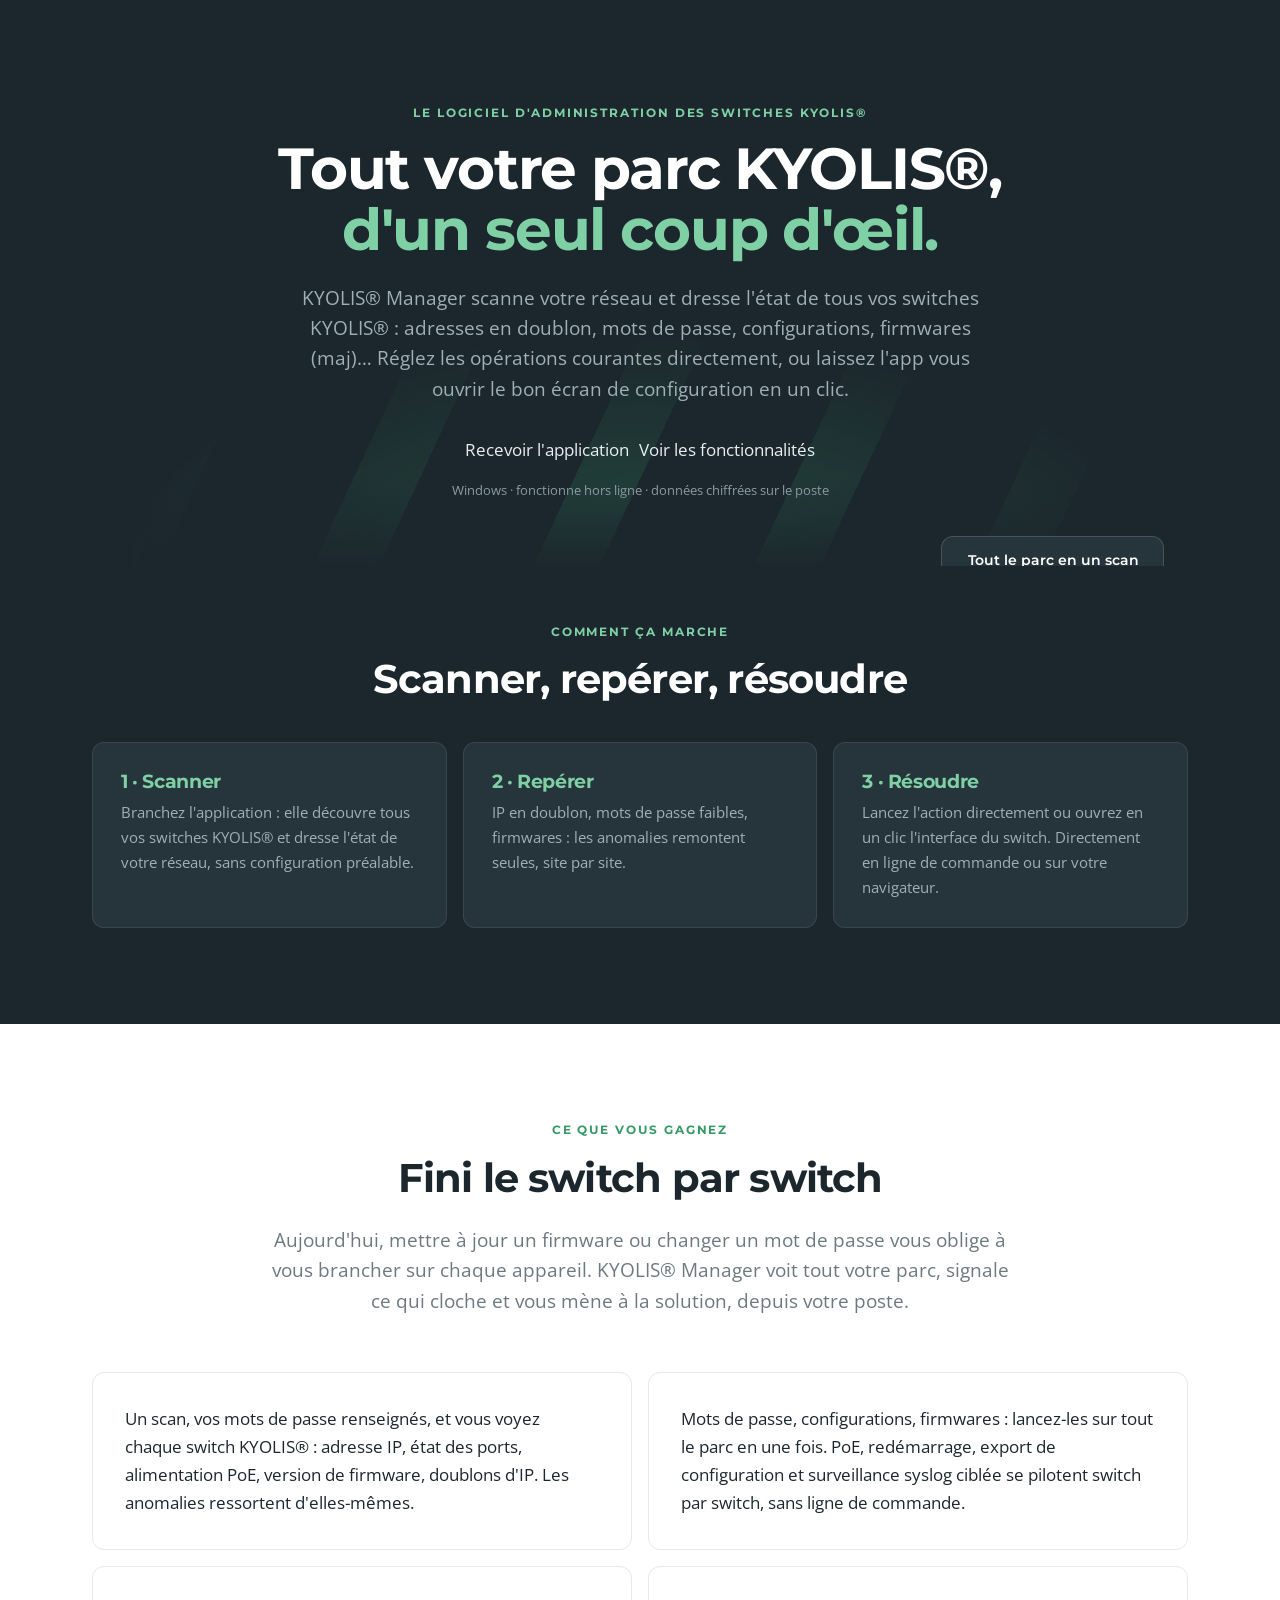
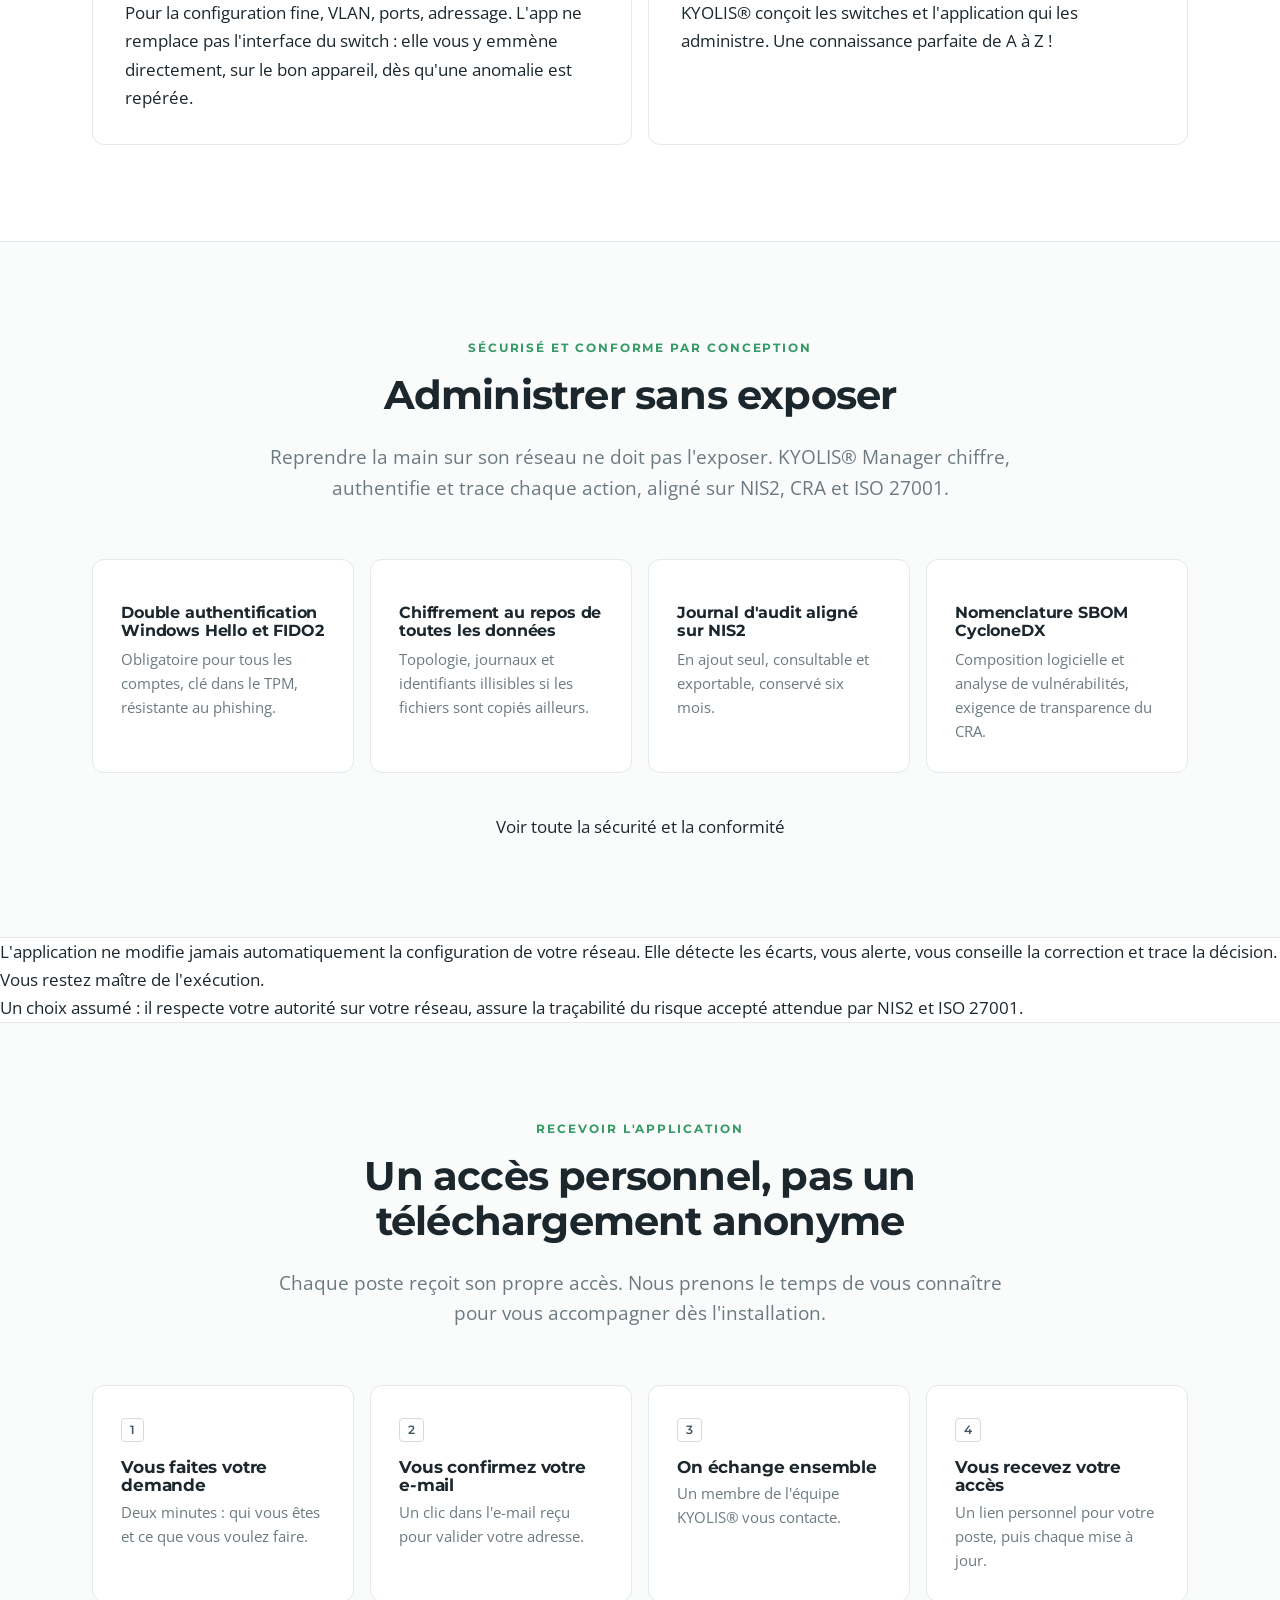
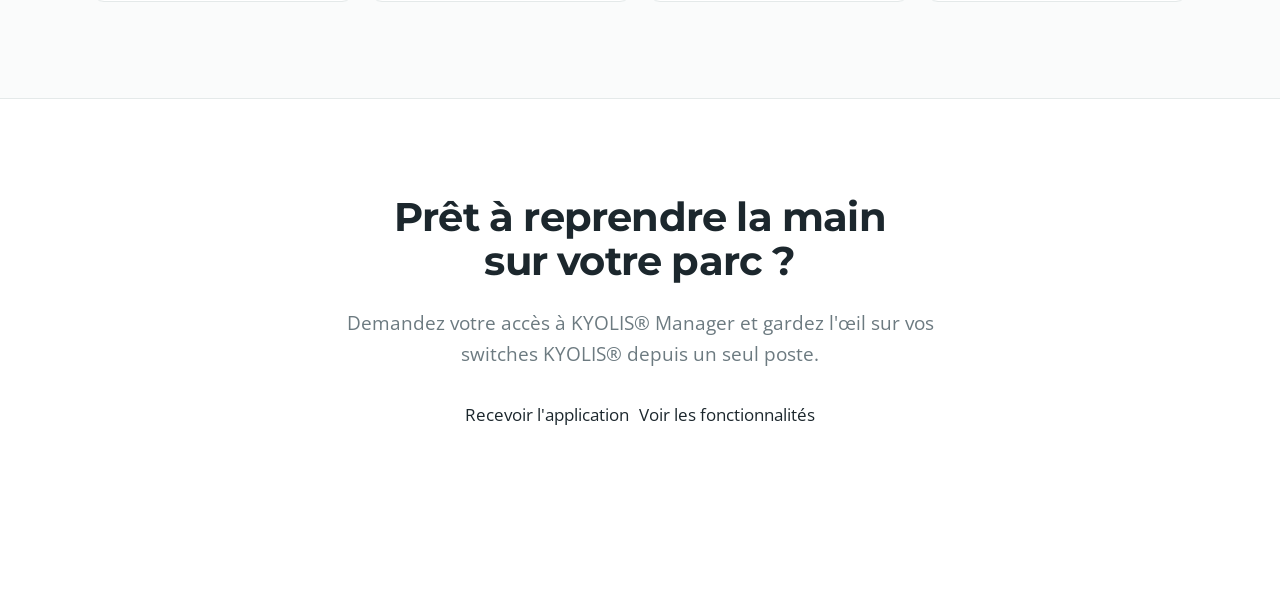
<file: index.html>
<!DOCTYPE html>
<html lang="fr">
<head>
<meta charset="utf-8">
<title>KYOLIS® Manager</title>
<!-- Les pages vivent dans pages/ : la racine redirige vers l'accueil
     (sinon le serveur affiche la liste brute des dossiers). -->
<meta http-equiv="refresh" content="0; url=pages/index.html">
<link rel="canonical" href="pages/index.html">
</head>
<body>
<p><a href="pages/index.html">Accéder au site KYOLIS® Manager</a></p>
</body>
</html>
</file>
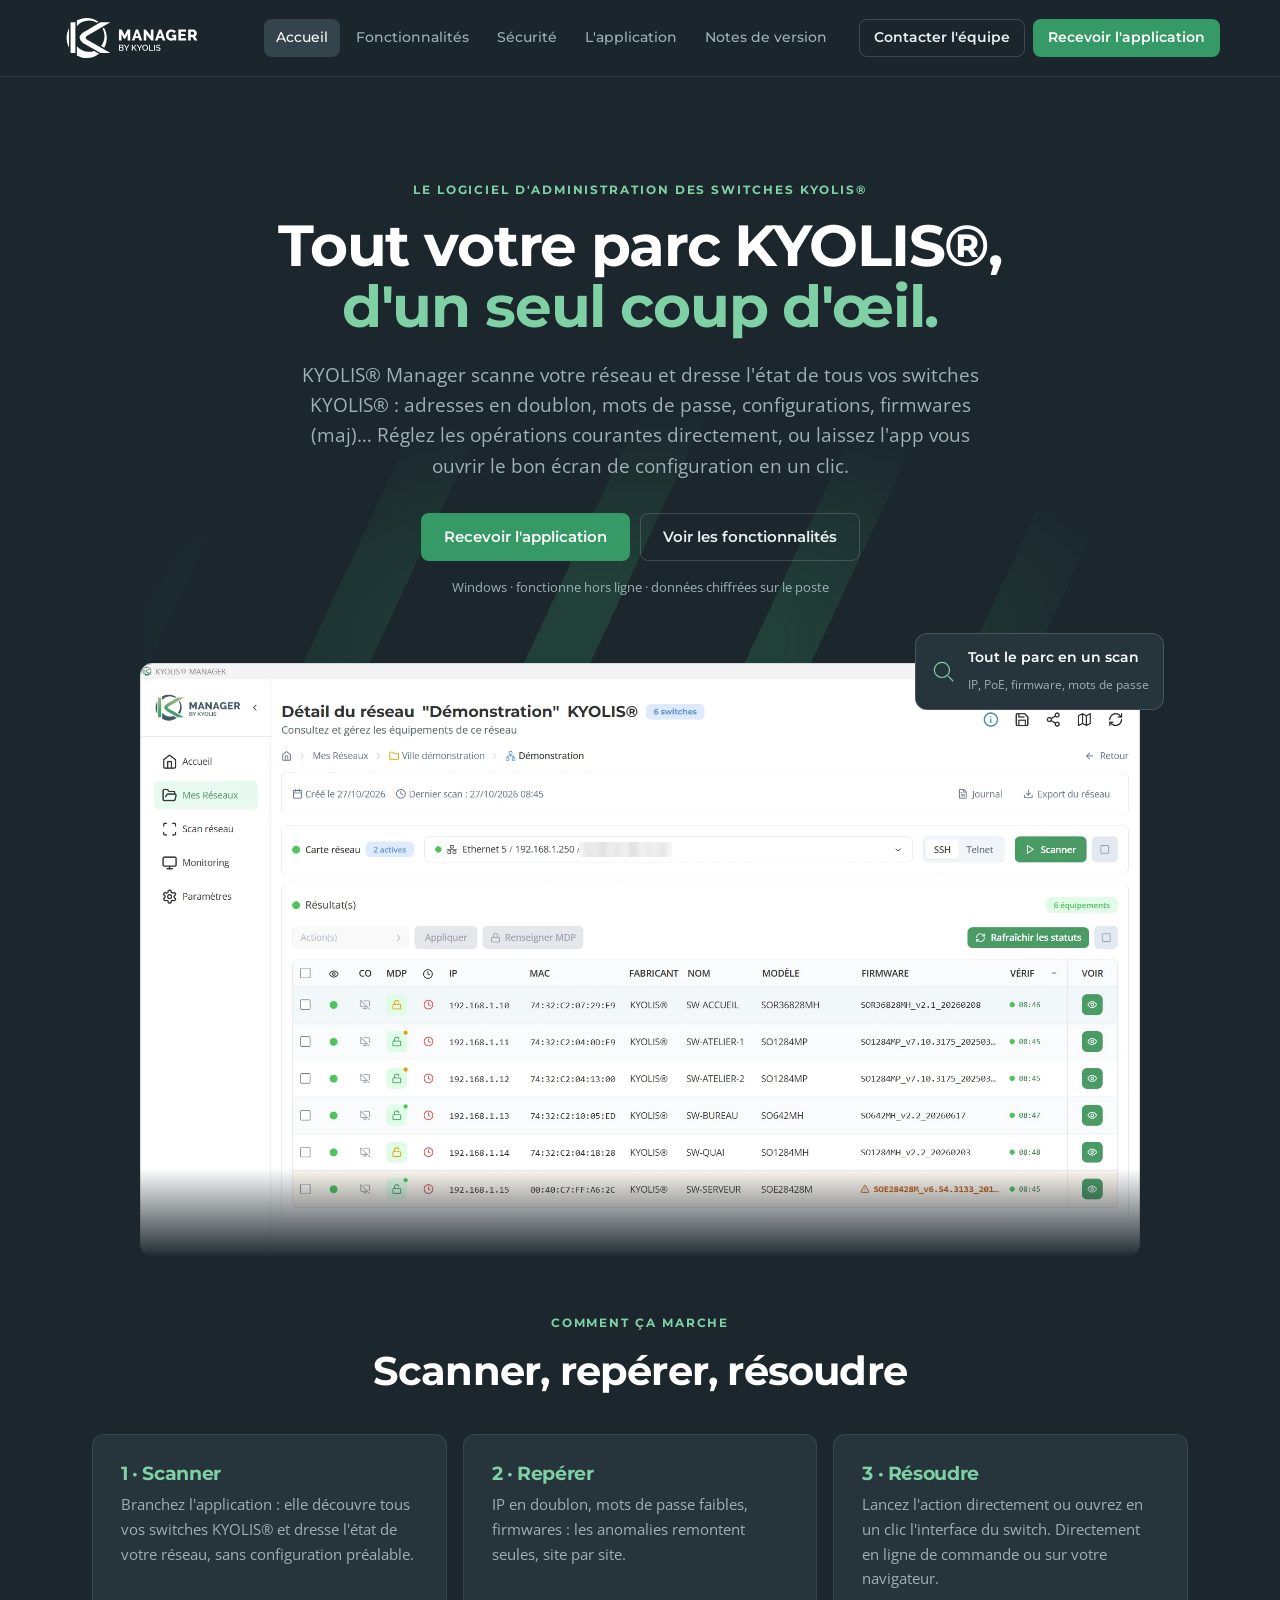
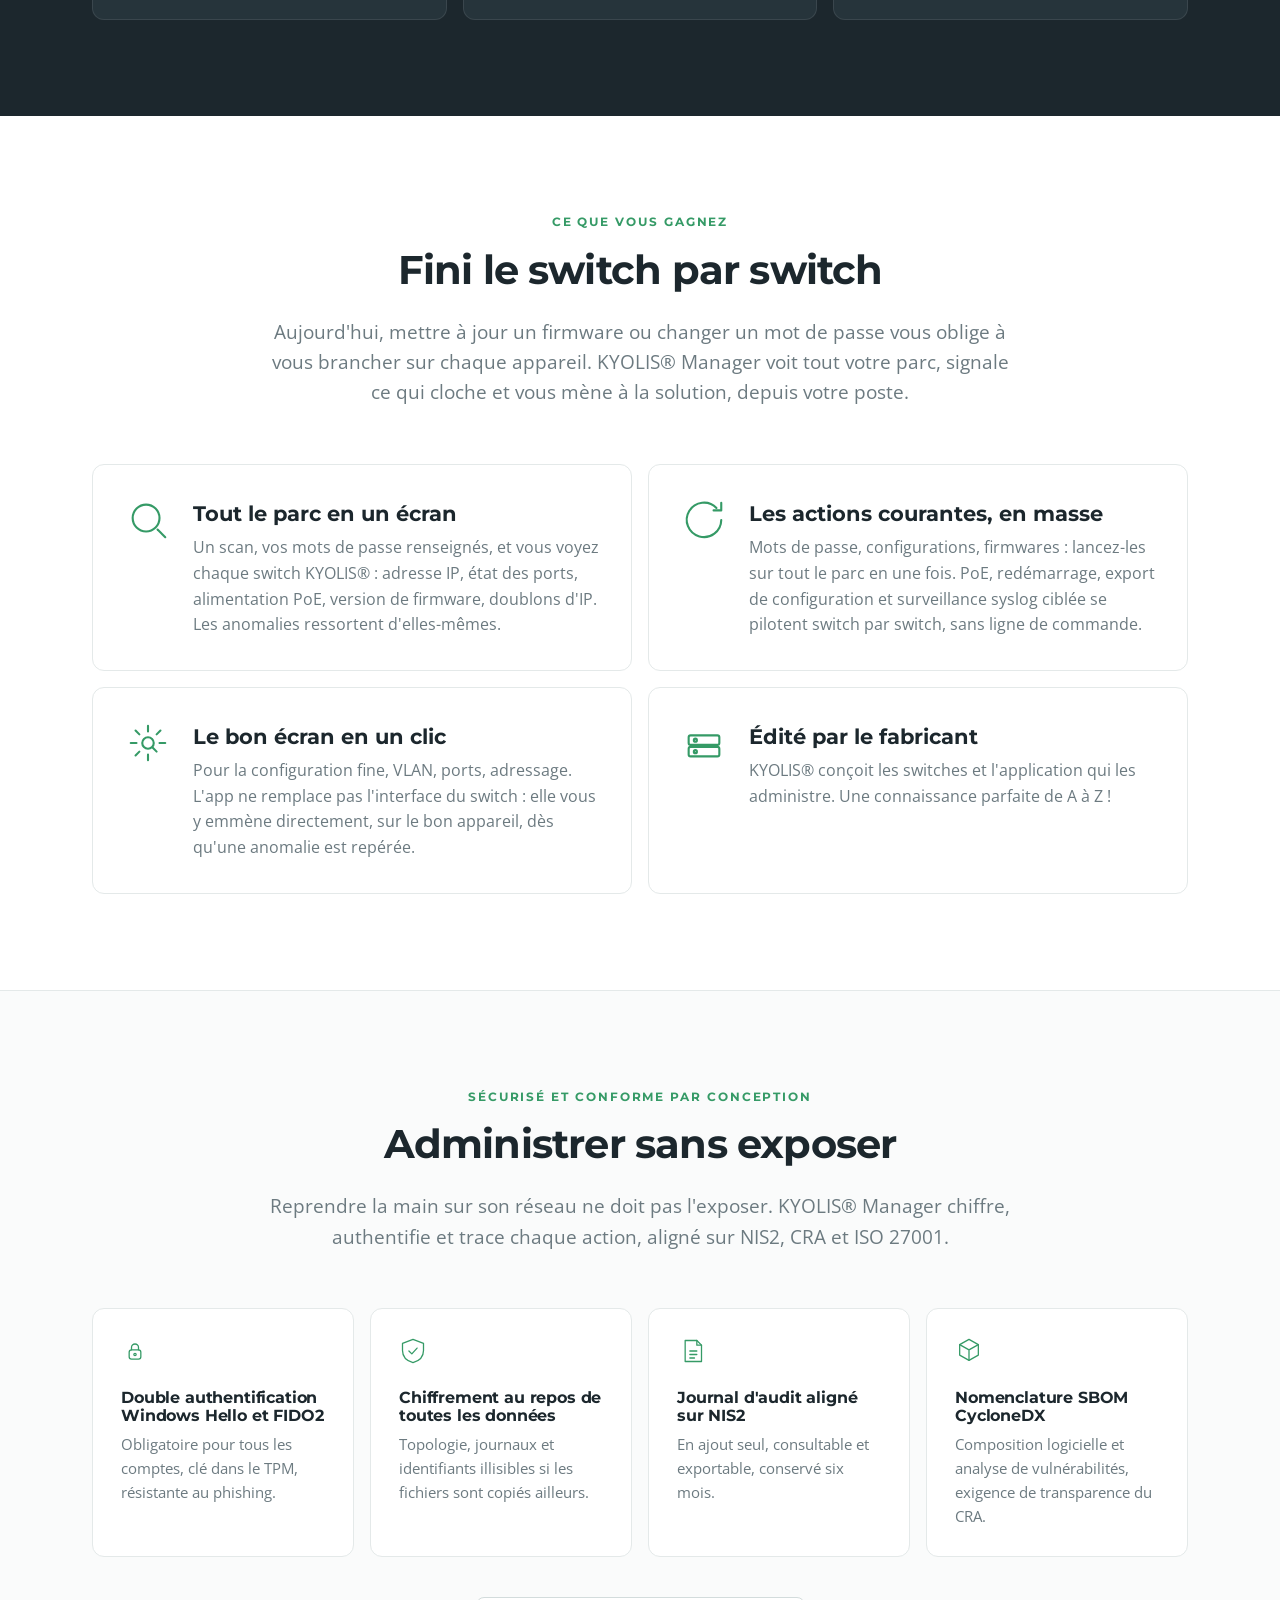
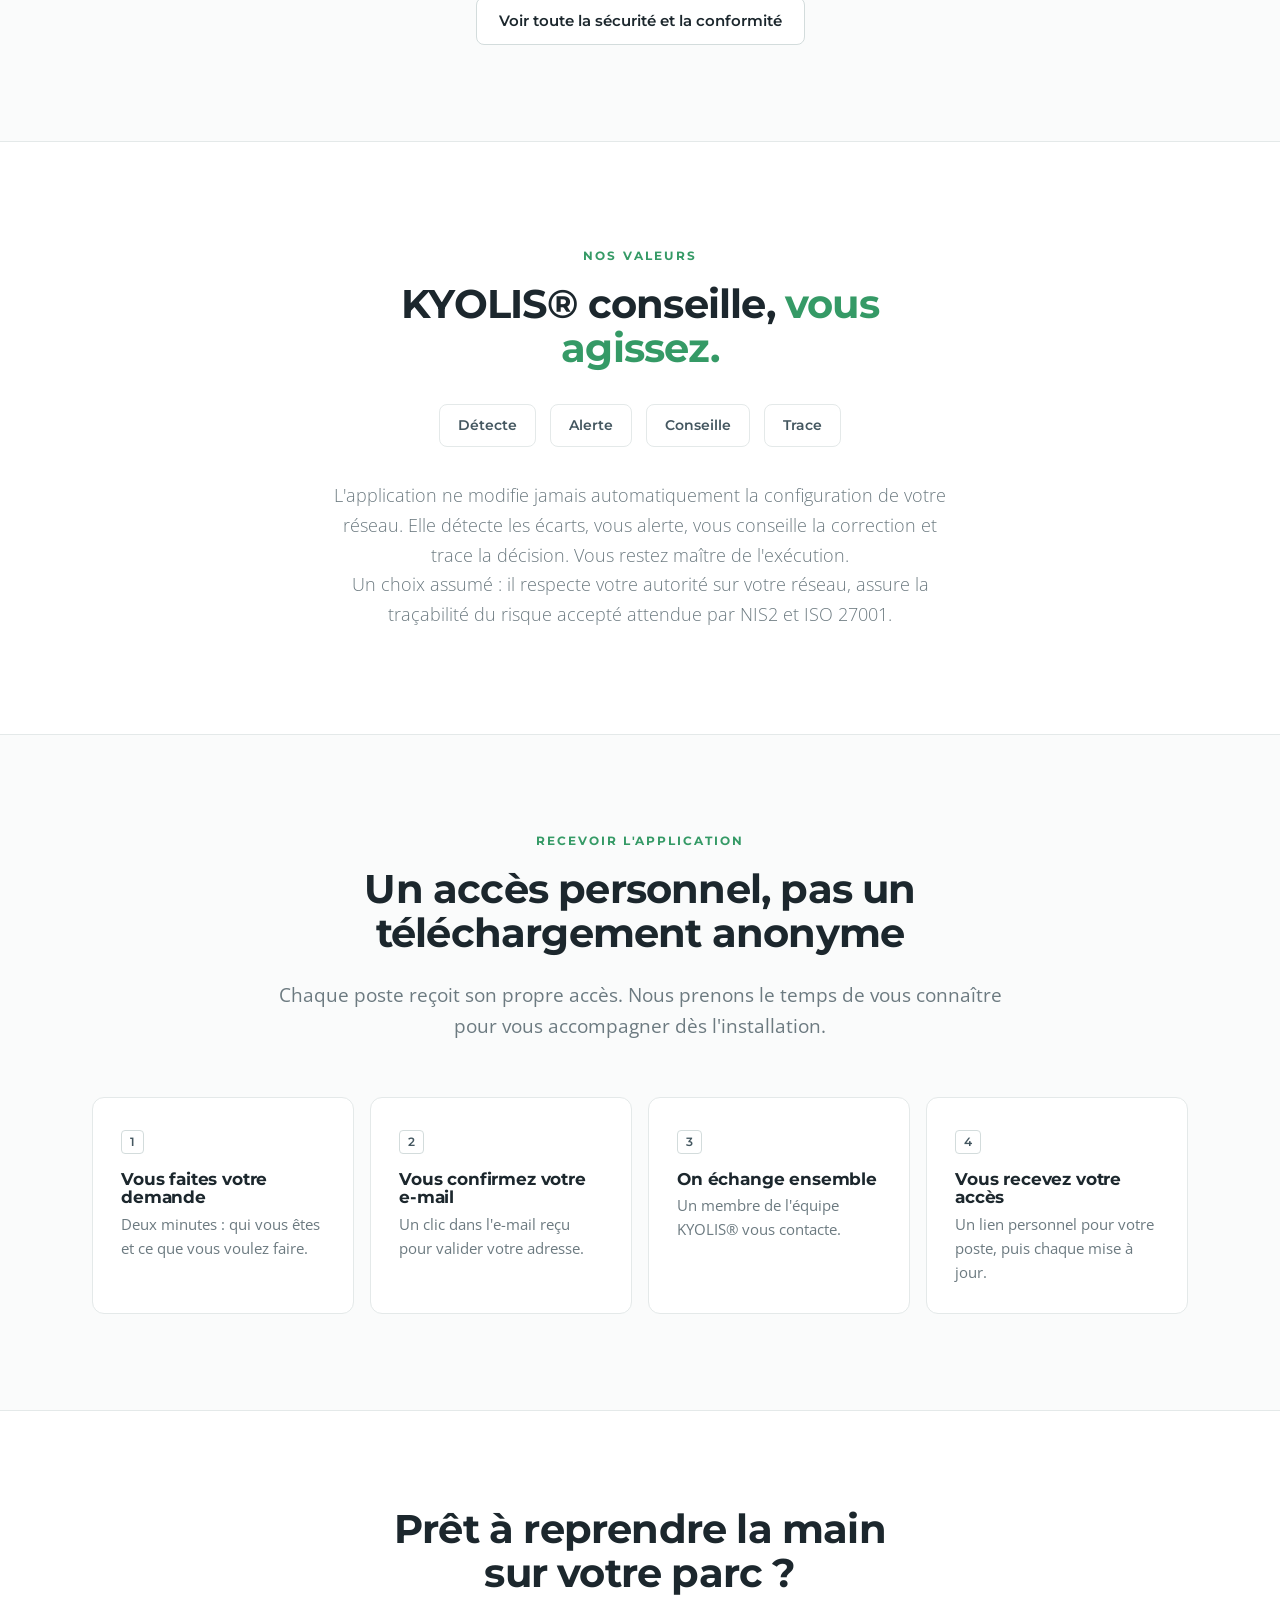
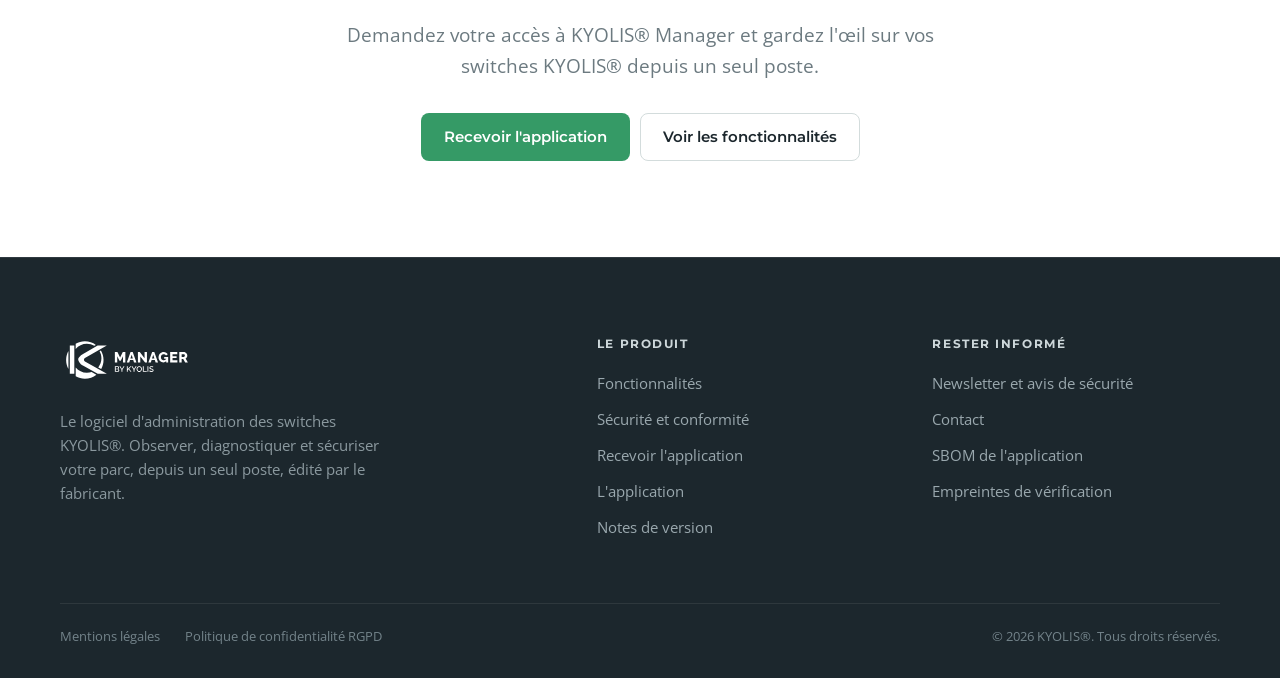
<file: pages/index.html>
<!DOCTYPE html>
<html lang="fr">
<head>
<meta charset="utf-8">
<meta name="viewport" content="width=device-width, initial-scale=1">
<title>KYOLIS® Manager — Voyez et administrez tout votre parc de switches depuis un seul poste</title>
<meta name="description" content="KYOLIS® Manager scanne votre réseau, repère les anomalies de vos switches KYOLIS® et vous mène à la solution. Windows, hors ligne, données chiffrées.">
<link rel="stylesheet" href="../css/tokens.css">
<link rel="stylesheet" href="../css/base.css">
<link rel="stylesheet" href="../css/shared.css">
<link rel="stylesheet" href="../css/pages/home.css">
</head>
<body>

<kyolis-header active="accueil" tone="dark"></kyolis-header>

<!-- HERO sombre : le produit au centre, comme une capture étendue -->
<section class="hero dark">
  <div class="hero__stripes" aria-hidden="true"></div>
  <div class="wrap">
    <div class="hero__text">
      <div class="eyebrow">Le logiciel d'administration des switches KYOLIS®</div>
      <h1 class="hero__title">Tout votre parc KYOLIS®, <em>d'un seul coup d'œil.</em></h1>
      <p class="lead hero__lead">KYOLIS® Manager scanne votre réseau et dresse l'état de tous vos switches KYOLIS® : adresses en doublon, mots de passe, configurations, firmwares (maj)… Réglez les opérations courantes directement, ou laissez l'app vous ouvrir le bon écran de configuration en un clic.</p>
      <div class="hero__actions">
        <kyolis-button href="demande-acces.html">Recevoir l'application</kyolis-button>
        <kyolis-button href="fonctionnalites.html" variant="ghost-dark">Voir les fonctionnalités</kyolis-button>
      </div>
      <p class="hero__os">Windows · fonctionne hors ligne · données chiffrées sur le poste</p>
    </div>
    <div class="hero__visual">
      <kyolis-app-shot view="parc" src="../assets/img/app/detail-reseau.webp" full="../assets/img/app/detail-reseau.webp" alt="Détail d'un réseau dans KYOLIS® Manager : switches, modèles, firmwares et anomalies"></kyolis-app-shot>
      <div class="hero__float">
        <kyolis-icon name="search" size="26"></kyolis-icon>
        <div><b>Tout le parc en un scan</b><span>IP, PoE, firmware, mots de passe</span></div>
      </div>
    </div>
  </div>
</section>

<!-- COMMENT ÇA MARCHE (3 temps : le cœur du produit), dans la continuité sombre -->
<section class="steps dark">
  <div class="wrap">
    <div class="narrow center">
      <div class="eyebrow">Comment ça marche</div>
      <h2>Scanner, repérer, résoudre</h2>
    </div>
    <div class="steps__row">
      <div class="step" data-reveal><h3>1 · Scanner</h3><p>Branchez l'application : elle découvre tous vos switches KYOLIS® et dresse l'état de votre réseau, sans configuration préalable.</p></div>
      <div class="step" data-reveal><h3>2 · Repérer</h3><p>IP en doublon, mots de passe faibles, firmwares : les anomalies remontent seules, site par site.</p></div>
      <div class="step" data-reveal><h3>3 · Résoudre</h3><p>Lancez l'action directement ou ouvrez en un clic l'interface du switch. Directement en ligne de commande ou sur votre navigateur.</p></div>
    </div>
  </div>
</section>

<!-- BÉNÉFICES -->
<section class="section">
  <div class="wrap">
    <div class="narrow center" data-reveal>
      <div class="eyebrow">Ce que vous gagnez</div>
      <h2>Fini le switch par switch</h2>
      <p class="lead">Aujourd'hui, mettre à jour un firmware ou changer un mot de passe vous oblige à vous brancher sur chaque appareil. KYOLIS® Manager voit tout votre parc, signale ce qui cloche et vous mène à la solution, depuis votre poste.</p>
    </div>
    <div class="benefits">
      <div class="card benefit" data-reveal>
        <kyolis-media-item icon="search" heading="Tout le parc en un écran">
          <p>Un scan, vos mots de passe renseignés, et vous voyez chaque switch KYOLIS® : adresse IP, état des ports, alimentation PoE, version de firmware, doublons d'IP. Les anomalies ressortent d'elles-mêmes.</p>
        </kyolis-media-item>
      </div>
      <div class="card benefit" data-reveal>
        <kyolis-media-item icon="refresh" heading="Les actions courantes, en masse">
          <p>Mots de passe, configurations, firmwares : lancez-les sur tout le parc en une fois. PoE, redémarrage, export de configuration et surveillance syslog ciblée se pilotent switch par switch, sans ligne de commande.</p>
        </kyolis-media-item>
      </div>
      <div class="card benefit" data-reveal>
        <kyolis-media-item icon="gear" heading="Le bon écran en un clic">
          <p>Pour la configuration fine, VLAN, ports, adressage. L'app ne remplace pas l'interface du switch : elle vous y emmène directement, sur le bon appareil, dès qu'une anomalie est repérée.</p>
        </kyolis-media-item>
      </div>
      <div class="card benefit" data-reveal>
        <kyolis-media-item icon="switch" heading="Édité par le fabricant">
          <p>KYOLIS® conçoit les switches et l'application qui les administre. Une connaissance parfaite de A à Z !</p>
        </kyolis-media-item>
      </div>
    </div>
  </div>
</section>

<!-- SÉCURITÉ / CONFORMITÉ (preuve, plus l'accroche) -->
<section class="section section--paper">
  <div class="wrap">
    <div class="narrow center" data-reveal>
      <div class="eyebrow">Sécurisé et conforme par conception</div>
      <h2>Administrer sans exposer</h2>
      <p class="lead">Reprendre la main sur son réseau ne doit pas l'exposer. KYOLIS® Manager chiffre, authentifie et trace chaque action, aligné sur NIS2, CRA et ISO 27001.</p>
    </div>
    <div class="pillars">
      <div class="card pillar" data-reveal><kyolis-icon name="lock" size="28"></kyolis-icon><h3>Double authentification Windows Hello et FIDO2</h3><p>Obligatoire pour tous les comptes, clé dans le TPM, résistante au phishing.</p></div>
      <div class="card pillar" data-reveal><kyolis-icon name="shield" size="28"></kyolis-icon><h3>Chiffrement au repos de toutes les données</h3><p>Topologie, journaux et identifiants illisibles si les fichiers sont copiés ailleurs.</p></div>
      <div class="card pillar" data-reveal><kyolis-icon name="doc" size="28"></kyolis-icon><h3>Journal d'audit aligné sur NIS2</h3><p>En ajout seul, consultable et exportable, conservé six mois.</p></div>
      <div class="card pillar" data-reveal><kyolis-icon name="cube" size="28"></kyolis-icon><h3>Nomenclature SBOM CycloneDX</h3><p>Composition logicielle et analyse de vulnérabilités, exigence de transparence du CRA.</p></div>
    </div>
    <div class="center" style="margin-top:40px" data-reveal>
      <kyolis-button href="securite.html" variant="ghost">Voir toute la sécurité et la conformité</kyolis-button>
    </div>
  </div>
</section>

<!-- POSTURE (rappel clair) -->
<kyolis-posture data-reveal>
  <p>L'application ne modifie jamais automatiquement la configuration de votre réseau. Elle détecte les écarts, vous alerte, vous conseille la correction et trace la décision. Vous restez maître de l'exécution.</p>
  <p>Un choix assumé : il respecte votre autorité sur votre réseau, assure la traçabilité du risque accepté attendue par NIS2 et ISO 27001.</p>
</kyolis-posture>

<!-- OBTENIR L'APPLICATION : le parcours d'accès sur demande -->
<section class="section section--paper">
  <div class="wrap">
    <div class="narrow center" data-reveal>
      <div class="eyebrow">Recevoir l'application</div>
      <h2>Un accès personnel, pas un téléchargement anonyme</h2>
      <p class="lead">Chaque poste reçoit son propre accès. Nous prenons le temps de vous connaître pour vous accompagner dès l'installation.</p>
    </div>
    <ol class="journey">
      <li class="card" data-reveal><span class="key">1</span><h3>Vous faites votre demande</h3><p>Deux minutes : qui vous êtes et ce que vous voulez faire.</p></li>
      <li class="card" data-reveal><span class="key">2</span><h3>Vous confirmez votre e-mail</h3><p>Un clic dans l'e-mail reçu pour valider votre adresse.</p></li>
      <li class="card" data-reveal><span class="key">3</span><h3>On échange ensemble</h3><p>Un membre de l'équipe KYOLIS® vous contacte.</p></li>
      <li class="card" data-reveal><span class="key">4</span><h3>Vous recevez votre accès</h3><p>Un lien personnel pour votre poste, puis chaque mise à jour.</p></li>
    </ol>
  </div>
</section>

<!-- CTA -->
<section class="section cta-band">
  <div class="wrap" data-reveal>
    <h2>Prêt à reprendre la main sur votre parc&nbsp;?</h2>
    <p class="lead">Demandez votre accès à KYOLIS® Manager et gardez l'œil sur vos switches KYOLIS® depuis un seul poste.</p>
    <div class="cta-band__actions">
      <kyolis-button href="demande-acces.html">Recevoir l'application</kyolis-button>
      <kyolis-button href="fonctionnalites.html" variant="ghost">Voir les fonctionnalités</kyolis-button>
    </div>
  </div>
</section>

<kyolis-footer></kyolis-footer>

<script type="module" src="../js/main.js"></script>
</body>
</html>
</file>
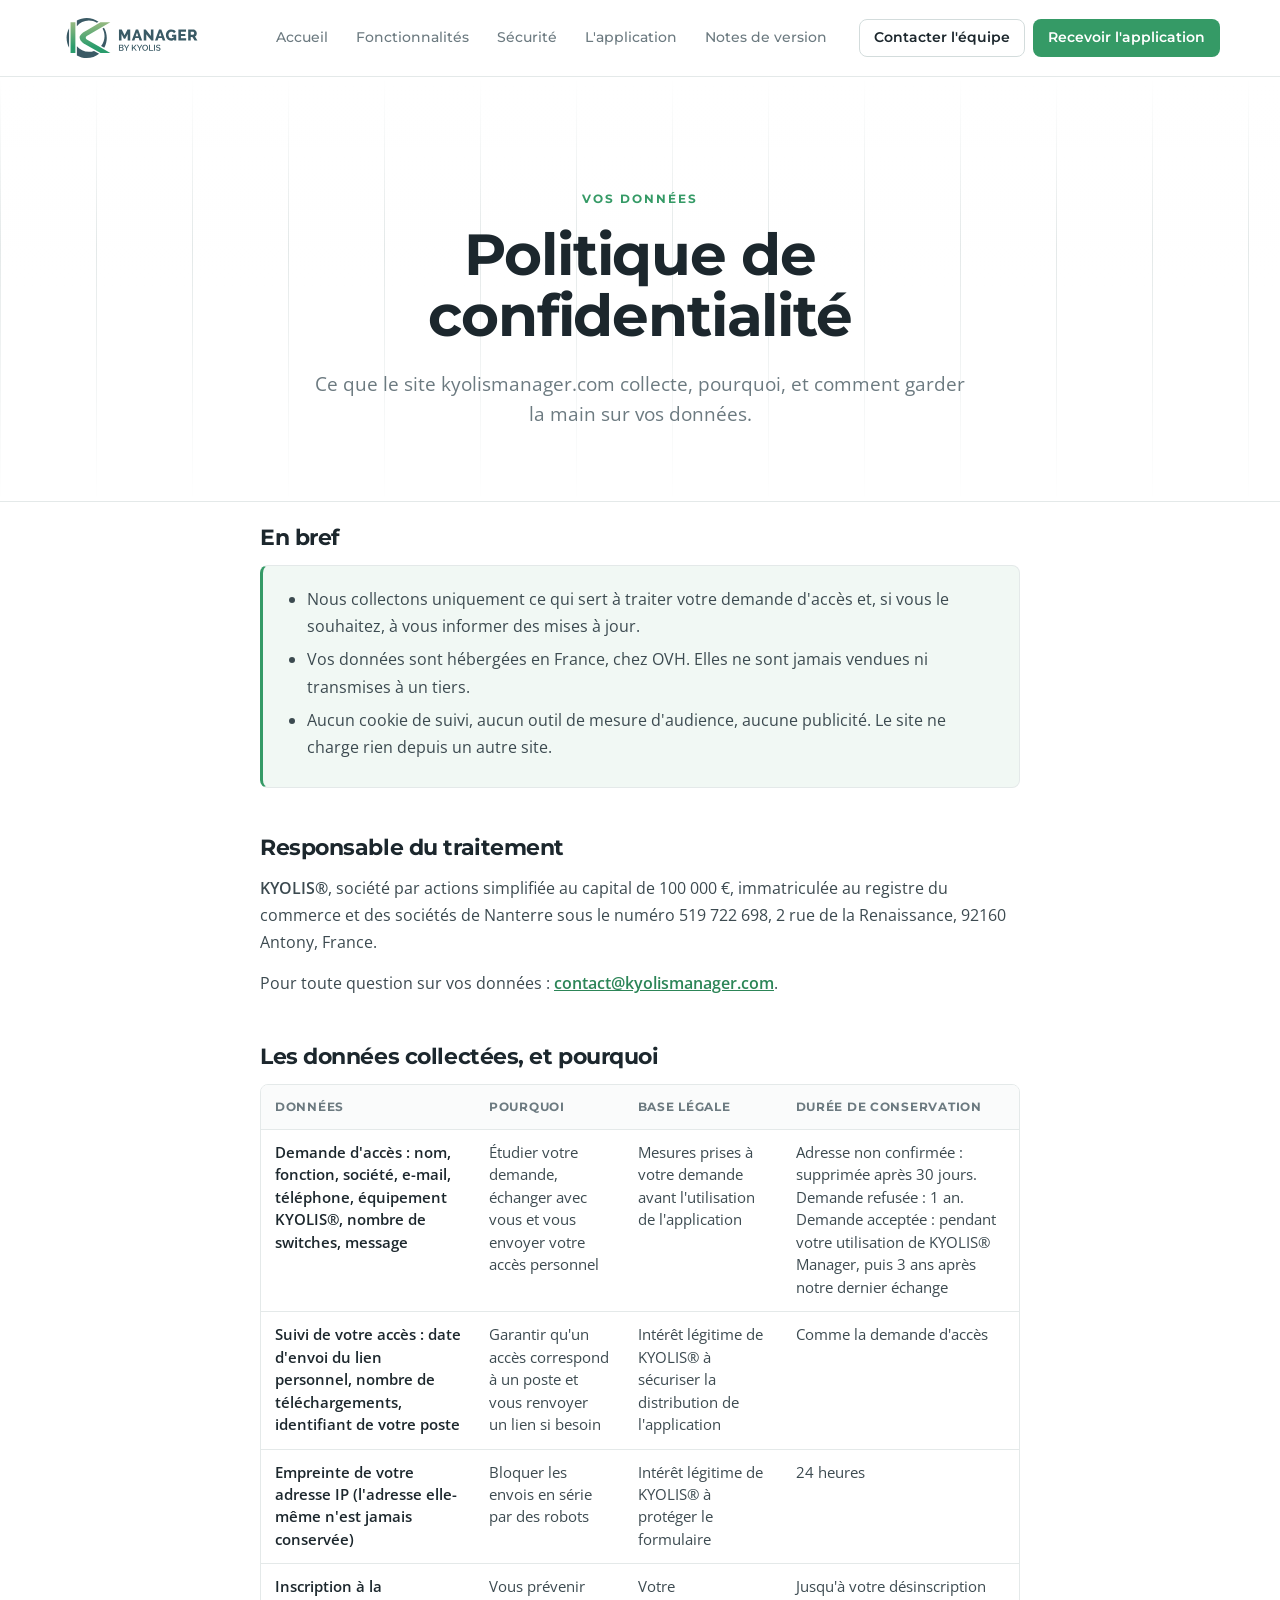
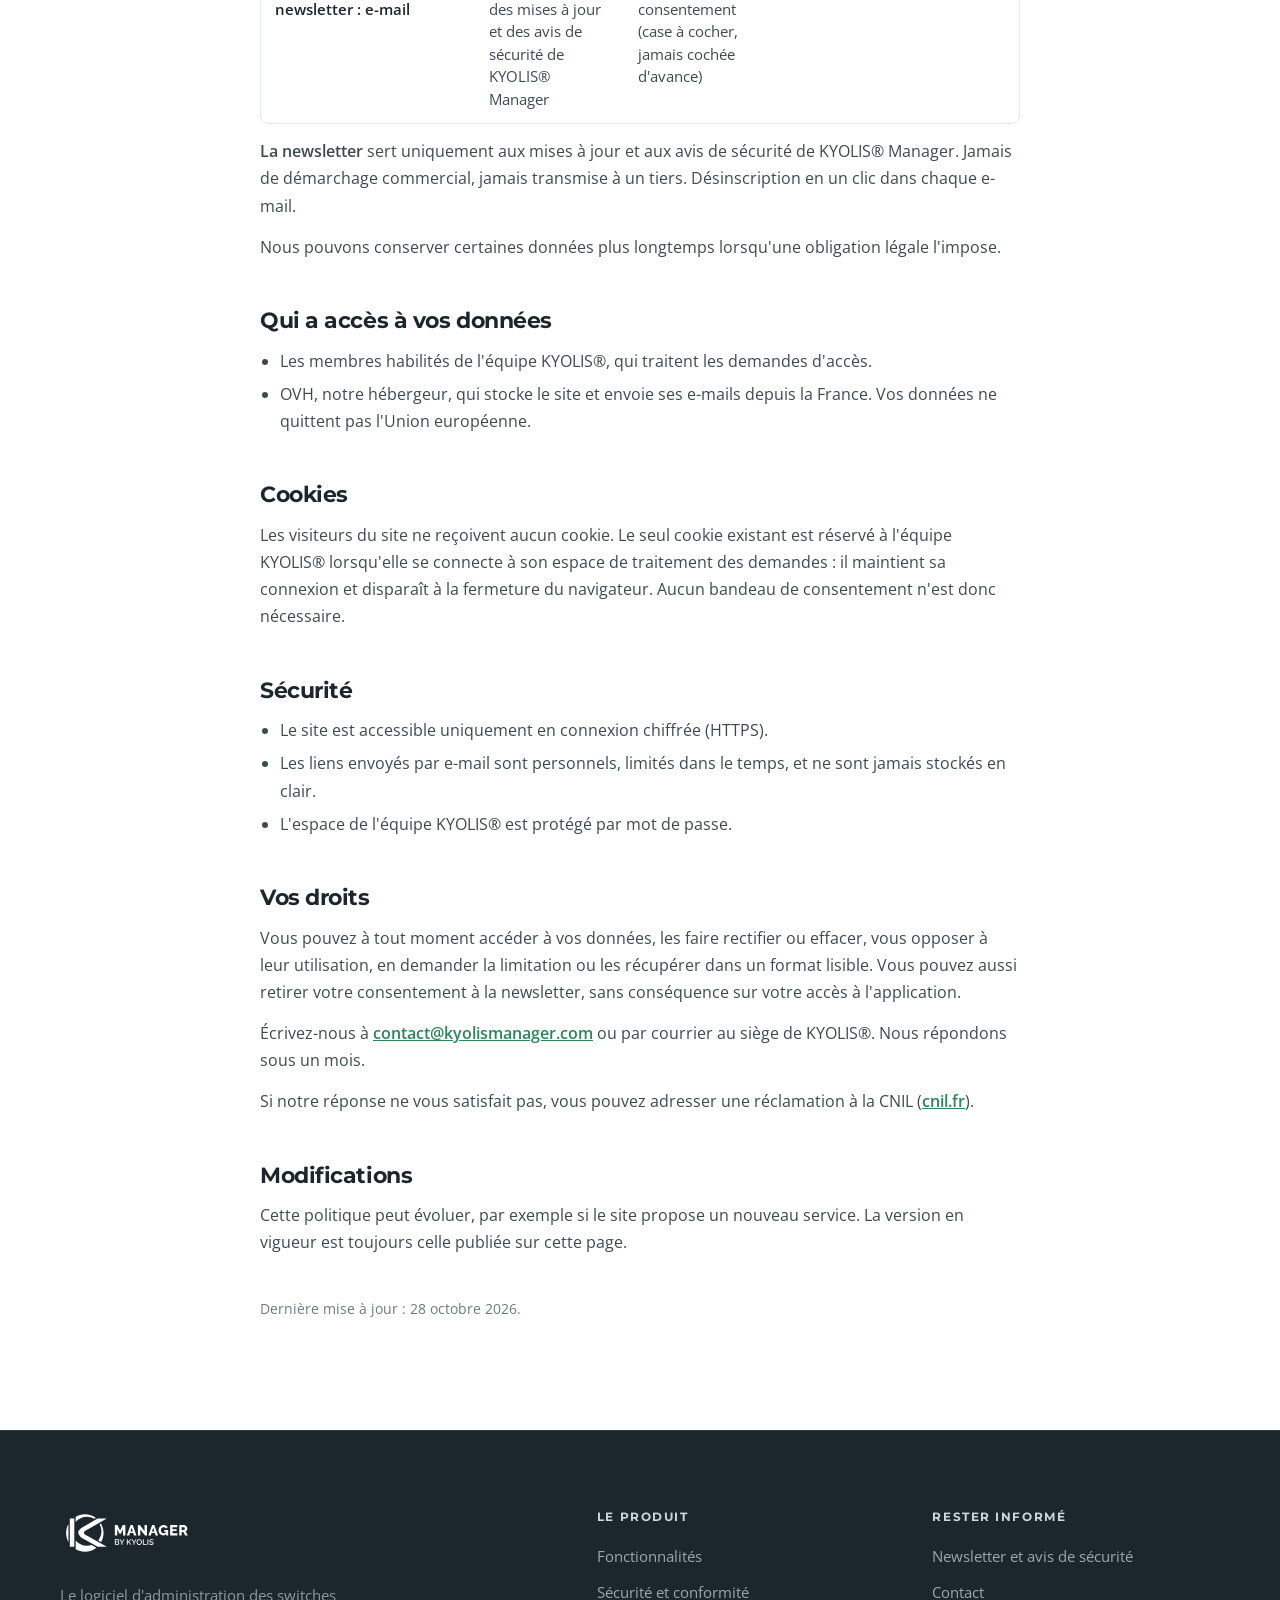
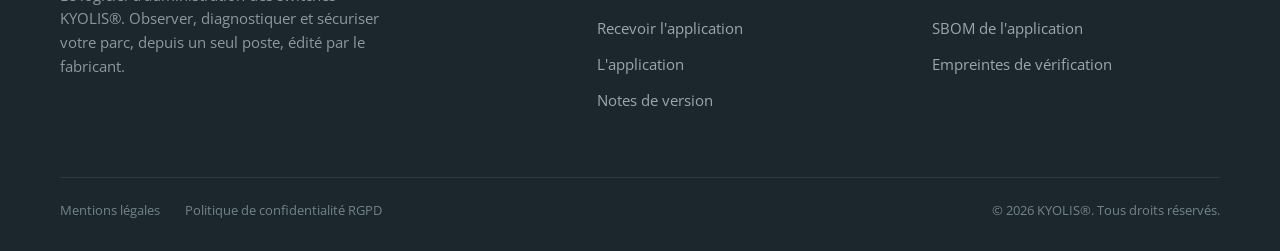
<file: pages/confidentialite.html>
<!DOCTYPE html>
<html lang="fr">
<head>
<meta charset="utf-8">
<meta name="viewport" content="width=device-width, initial-scale=1">
<title>Politique de confidentialité · KYOLIS® Manager</title>
<meta name="description" content="Quelles données le site KYOLIS® Manager collecte, pourquoi, combien de temps elles sont conservées et comment exercer vos droits.">
<link rel="stylesheet" href="../css/tokens.css">
<link rel="stylesheet" href="../css/base.css">
<link rel="stylesheet" href="../css/shared.css">
<link rel="stylesheet" href="../css/pages/legal.css">
</head>
<body>

<kyolis-header></kyolis-header>

<section class="hero-lite">
  <div class="wrap">
    <div class="eyebrow">Vos données</div>
    <h1>Politique de confidentialité</h1>
    <p class="lead">Ce que le site kyolismanager.com collecte, pourquoi, et comment garder la main sur vos données.</p>
  </div>
</section>

<section class="section" style="padding-top:24px">
  <div class="wrap">
    <article class="legal">

      <h2>En bref</h2>
      <div class="legal-bref">
        <ul>
          <li>Nous collectons uniquement ce qui sert à traiter votre demande d'accès et, si vous le souhaitez, à vous informer des mises à jour.</li>
          <li>Vos données sont hébergées en France, chez OVH. Elles ne sont jamais vendues ni transmises à un tiers.</li>
          <li>Aucun cookie de suivi, aucun outil de mesure d'audience, aucune publicité. Le site ne charge rien depuis un autre site.</li>
        </ul>
      </div>

      <h2>Responsable du traitement</h2>
      <p><b>KYOLIS®</b>, société par actions simplifiée au capital de 100 000 €, immatriculée au registre du commerce et des sociétés de Nanterre sous le numéro 519 722 698, 2 rue de la Renaissance, 92160 Antony, France.</p>
      <p>Pour toute question sur vos données : <a href="mailto:contact@kyolismanager.com">contact@kyolismanager.com</a>.</p>

      <h2>Les données collectées, et pourquoi</h2>
      <div class="legal-table-wrap">
        <table class="legal-table">
          <thead><tr><th>Données</th><th>Pourquoi</th><th>Base légale</th><th>Durée de conservation</th></tr></thead>
          <tbody>
            <tr>
              <td>Demande d'accès : nom, fonction, société, e-mail, téléphone, équipement KYOLIS®, nombre de switches, message</td>
              <td>Étudier votre demande, échanger avec vous et vous envoyer votre accès personnel</td>
              <td>Mesures prises à votre demande avant l'utilisation de l'application</td>
              <td>Adresse non confirmée : supprimée après 30 jours. Demande refusée : 1 an. Demande acceptée : pendant votre utilisation de KYOLIS® Manager, puis 3 ans après notre dernier échange</td>
            </tr>
            <tr>
              <td>Suivi de votre accès : date d'envoi du lien personnel, nombre de téléchargements, identifiant de votre poste</td>
              <td>Garantir qu'un accès correspond à un poste et vous renvoyer un lien si besoin</td>
              <td>Intérêt légitime de KYOLIS® à sécuriser la distribution de l'application</td>
              <td>Comme la demande d'accès</td>
            </tr>
            <tr>
              <td>Empreinte de votre adresse IP (l'adresse elle-même n'est jamais conservée)</td>
              <td>Bloquer les envois en série par des robots</td>
              <td>Intérêt légitime de KYOLIS® à protéger le formulaire</td>
              <td>24 heures</td>
            </tr>
            <tr>
              <td>Inscription à la newsletter : e-mail</td>
              <td>Vous prévenir des mises à jour et des avis de sécurité de KYOLIS® Manager</td>
              <td>Votre consentement (case à cocher, jamais cochée d'avance)</td>
              <td>Jusqu'à votre désinscription</td>
            </tr>
          </tbody>
        </table>
      </div>
      <p><b>La newsletter</b> sert uniquement aux mises à jour et aux avis de sécurité de KYOLIS® Manager. Jamais de démarchage commercial, jamais transmise à un tiers. Désinscription en un clic dans chaque e-mail.</p>
      <p>Nous pouvons conserver certaines données plus longtemps lorsqu'une obligation légale l'impose.</p>

      <h2>Qui a accès à vos données</h2>
      <ul>
        <li>Les membres habilités de l'équipe KYOLIS®, qui traitent les demandes d'accès.</li>
        <li>OVH, notre hébergeur, qui stocke le site et envoie ses e-mails depuis la France. Vos données ne quittent pas l'Union européenne.</li>
      </ul>

      <h2>Cookies</h2>
      <p>Les visiteurs du site ne reçoivent aucun cookie. Le seul cookie existant est réservé à l'équipe KYOLIS® lorsqu'elle se connecte à son espace de traitement des demandes : il maintient sa connexion et disparaît à la fermeture du navigateur. Aucun bandeau de consentement n'est donc nécessaire.</p>

      <h2>Sécurité</h2>
      <ul>
        <li>Le site est accessible uniquement en connexion chiffrée (HTTPS).</li>
        <li>Les liens envoyés par e-mail sont personnels, limités dans le temps, et ne sont jamais stockés en clair.</li>
        <li>L'espace de l'équipe KYOLIS® est protégé par mot de passe.</li>
      </ul>

      <h2>Vos droits</h2>
      <p>Vous pouvez à tout moment accéder à vos données, les faire rectifier ou effacer, vous opposer à leur utilisation, en demander la limitation ou les récupérer dans un format lisible. Vous pouvez aussi retirer votre consentement à la newsletter, sans conséquence sur votre accès à l'application.</p>
      <p>Écrivez-nous à <a href="mailto:contact@kyolismanager.com">contact@kyolismanager.com</a> ou par courrier au siège de KYOLIS®. Nous répondons sous un mois.</p>
      <p>Si notre réponse ne vous satisfait pas, vous pouvez adresser une réclamation à la CNIL (<a href="https://www.cnil.fr" target="_blank" rel="noopener">cnil.fr</a>).</p>

      <h2>Modifications</h2>
      <p>Cette politique peut évoluer, par exemple si le site propose un nouveau service. La version en vigueur est toujours celle publiée sur cette page.</p>

      <p class="maj">Dernière mise à jour : 28 octobre 2026.</p>
    </article>
  </div>
</section>

<kyolis-footer></kyolis-footer>

<script type="module" src="../js/main.js"></script>
</body>
</html>
</file>
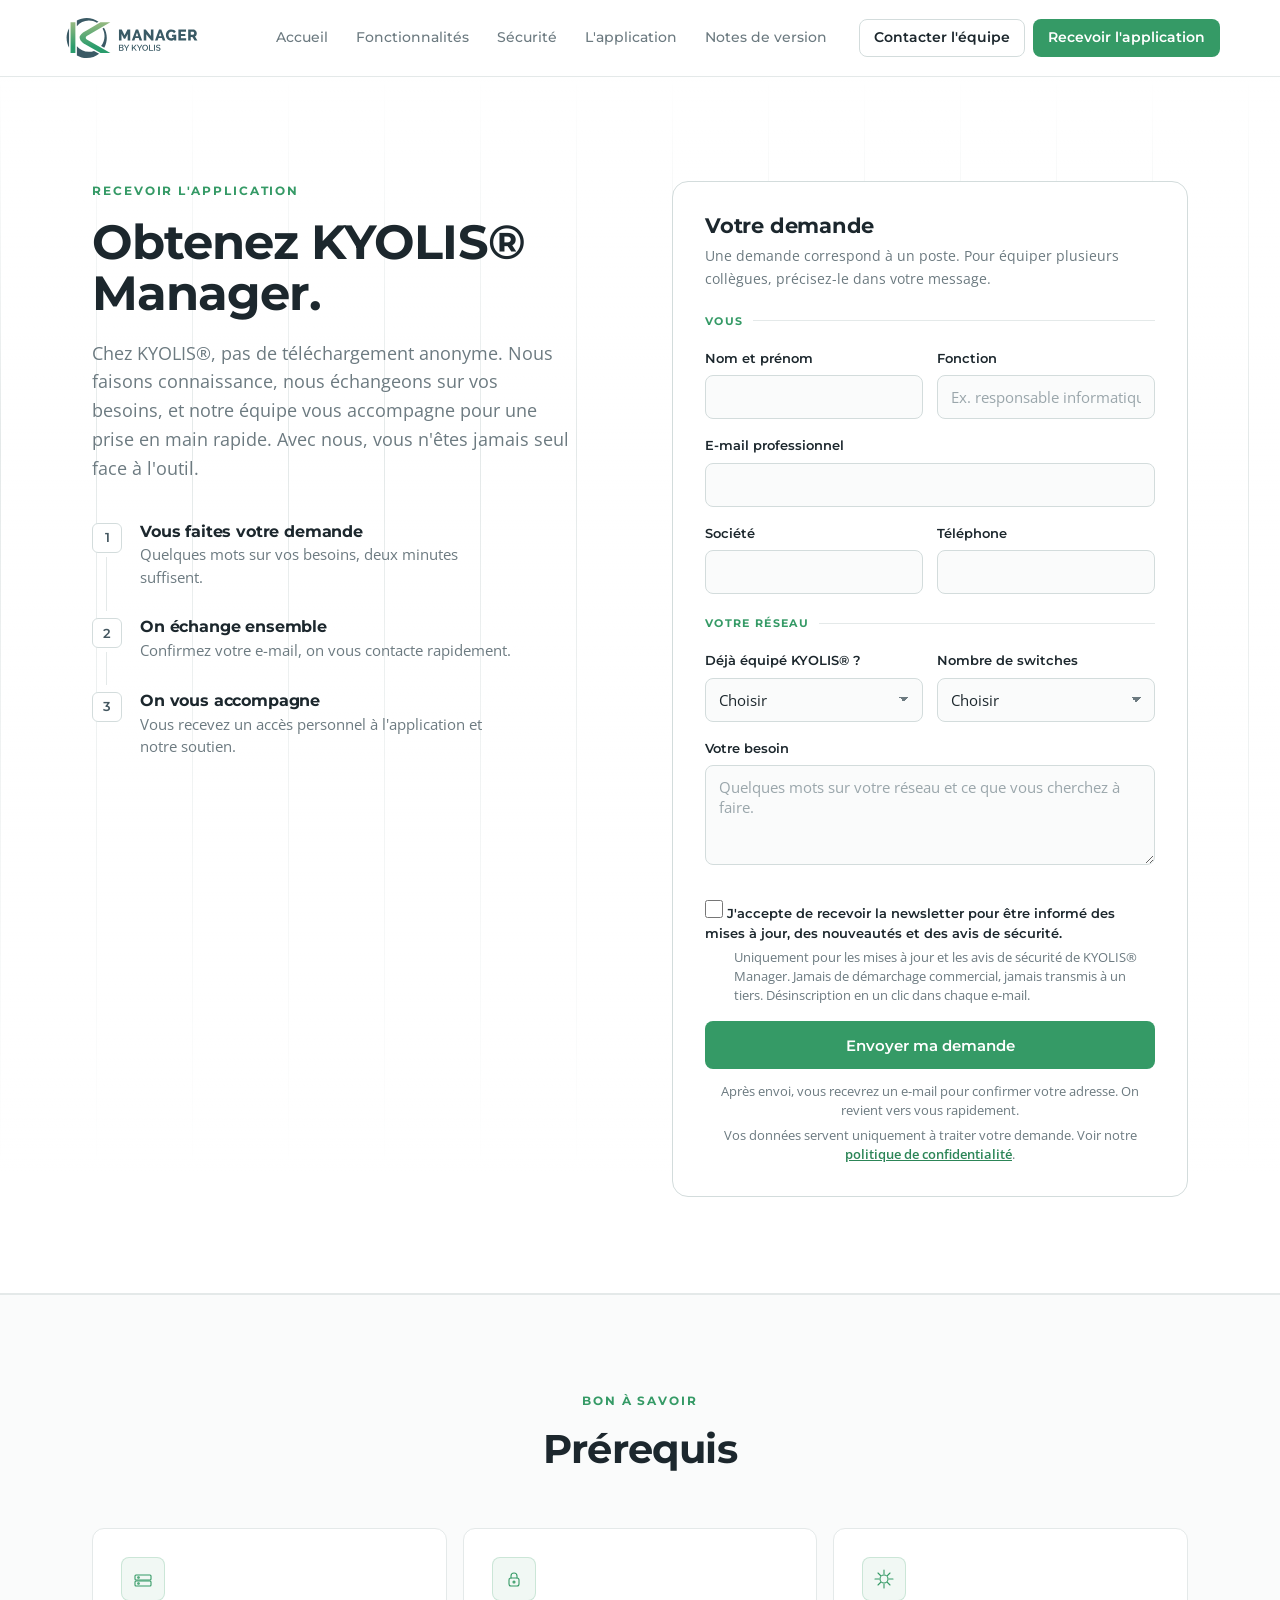
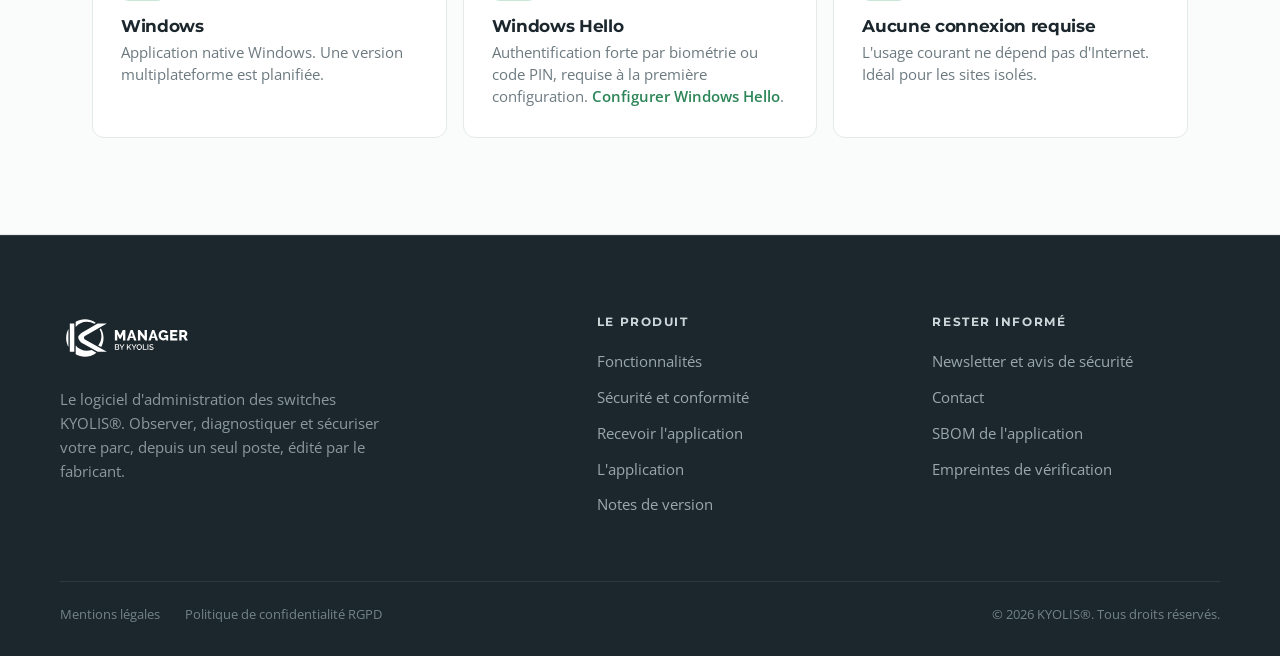
<file: pages/demande-acces.html>
<!DOCTYPE html>
<html lang="fr">
<head>
<meta charset="utf-8">
<meta name="viewport" content="width=device-width, initial-scale=1">
<title>Recevoir l'application — KYOLIS® Manager</title>
<meta name="description" content="KYOLIS® Manager est accessible sur demande. Remplissez le formulaire, l'équipe KYOLIS® échange avec vous puis vous envoie un accès personnel.">
<link rel="stylesheet" href="../css/tokens.css">
<link rel="stylesheet" href="../css/base.css">
<link rel="stylesheet" href="../css/shared.css">
<link rel="stylesheet" href="../css/pages/demande-acces.css">
</head>
<body>

<kyolis-header active="demande"></kyolis-header>

<section class="req">
  <div class="wrap req__grid">

    <div class="req__pitch">
      <div class="eyebrow">Recevoir l'application</div>
      <h1>Obtenez KYOLIS® Manager.</h1>
      <p class="lead">Chez KYOLIS®, pas de téléchargement anonyme. Nous faisons connaissance, nous échangeons sur vos besoins, et notre équipe vous accompagne pour une prise en main rapide. Avec nous, vous n'êtes jamais seul face à l'outil.</p>
      <ol class="flow">
        <li>
          <h3>Vous faites votre demande</h3>
          <p>Quelques mots sur vos besoins, deux minutes suffisent.</p>
        </li>
        <li>
          <h3>On échange ensemble</h3>
          <p>Confirmez votre e-mail, on vous contacte rapidement.</p>
        </li>
        <li>
          <h3>On vous accompagne</h3>
          <p>Vous recevez un accès personnel à l'application et notre soutien.</p>
        </li>
      </ol>
    </div>

    <!-- Envoyé en arrière-plan à api/demande.php (script en bas de page), qui enregistre
         la demande et envoie l'e-mail de vérification. Anti-robots sans service externe :
         champ piège, délai minimum de remplissage, limite par adresse IP. -->
    <form class="req-form" id="reqForm" action="../api/demande.php" method="post">
      <h2 class="req-form__title">Votre demande</h2>
      <p class="req-form__sub">Une demande correspond à un poste. Pour équiper plusieurs collègues, précisez-le dans votre message.</p>

      <fieldset>
        <legend>Vous</legend>
        <div class="row">
          <div class="field">
            <label for="nom">Nom et prénom</label>
            <input type="text" id="nom" name="nom" autocomplete="name" required>
          </div>
          <div class="field">
            <label for="fonction">Fonction</label>
            <input type="text" id="fonction" name="fonction" autocomplete="organization-title" placeholder="Ex. responsable informatique" required>
          </div>
        </div>
        <div class="field">
          <label for="email">E-mail professionnel</label>
          <input type="email" id="email" name="email" autocomplete="email" required>
        </div>
        <div class="row">
          <div class="field">
            <label for="societe">Société</label>
            <input type="text" id="societe" name="societe" autocomplete="organization" required>
          </div>
          <div class="field">
            <label for="tel">Téléphone</label>
            <input type="tel" id="tel" name="tel" autocomplete="tel" required>
          </div>
        </div>
      </fieldset>

      <fieldset>
        <legend>Votre réseau</legend>
        <div class="row">
          <div class="field">
            <label for="equipe">Déjà équipé KYOLIS® ?</label>
            <select id="equipe" name="equipe" required>
              <option value="" disabled selected>Choisir</option>
              <option value="oui">Oui, déjà équipé</option>
              <option value="projet">En projet</option>
              <option value="non">Non</option>
            </select>
          </div>
          <div class="field">
            <label for="parc">Nombre de switches</label>
            <select id="parc" name="parc" required>
              <option value="" disabled selected>Choisir</option>
              <option value="1-5">1 à 5</option>
              <option value="6-20">6 à 20</option>
              <option value="21-50">21 à 50</option>
              <option value="50+">Plus de 50</option>
            </select>
          </div>
        </div>
        <div class="field">
          <label for="message">Votre besoin</label>
          <textarea id="message" name="message" required placeholder="Quelques mots sur votre réseau et ce que vous cherchez à faire."></textarea>
        </div>
      </fieldset>

      <label class="nl-check">
        <!-- Décochée par défaut (RGPD : une case pré-cochée ne vaut pas consentement) -->
        <input type="checkbox" id="newsletter" name="newsletter">
        <span>J'accepte de recevoir la newsletter pour être informé des mises à jour, des nouveautés et des avis de sécurité.</span>
      </label>
      <p class="nl-note">Uniquement pour les mises à jour et les avis de sécurité de KYOLIS® Manager. Jamais de démarchage commercial, jamais transmis à un tiers. Désinscription en un clic dans chaque e-mail.</p>

      <!-- Champ piège anti-spam : invisible, ne pas remplir. -->
      <div class="hp" aria-hidden="true">
        <label for="website">Ne pas remplir</label>
        <input type="text" id="website" name="website" tabindex="-1" autocomplete="off">
      </div>
      <p class="req-form__error" id="reqError" role="alert" hidden></p>
      <button type="submit">Envoyer ma demande</button>
      <p class="form-note">Après envoi, vous recevrez un e-mail pour confirmer votre adresse. On revient vers vous rapidement.</p>
      <p class="form-note">Vos données servent uniquement à traiter votre demande. Voir notre <a href="confidentialite.html">politique de confidentialité</a>.</p>
    </form>

  </div>
</section>

<section class="section section--paper">
  <div class="wrap">
    <div class="narrow center" data-reveal>
      <div class="eyebrow">Bon à savoir</div>
      <h2>Prérequis</h2>
    </div>
    <div class="grid-3">
      <div class="card req-item" data-reveal><span class="req-item__ic"><kyolis-icon name="switch" size="24"></kyolis-icon></span><h3>Windows</h3><p>Application native Windows. Une version multiplateforme est planifiée.</p></div>
      <div class="card req-item" data-reveal><span class="req-item__ic"><kyolis-icon name="lock" size="24"></kyolis-icon></span><h3>Windows Hello</h3><p>Authentification forte par biométrie ou code PIN, requise à la première configuration. <a href="https://support.microsoft.com/fr-fr/windows/security/configure-windows-hello" target="_blank" rel="noopener">Configurer Windows Hello</a>.</p></div>
      <div class="card req-item" data-reveal><span class="req-item__ic"><kyolis-icon name="offline" size="24"></kyolis-icon></span><h3>Aucune connexion requise</h3><p>L'usage courant ne dépend pas d'Internet. Idéal pour les sites isolés.</p></div>
    </div>
  </div>
</section>

<!-- Pop-up d'avertissement si l'utilisateur décoche la newsletter -->
<div class="nl-modal" id="nlModal" hidden>
  <div class="nl-modal__card" role="alertdialog" aria-modal="true" aria-labelledby="nlTitle" aria-describedby="nlDesc">
    <h3 id="nlTitle">Vous risquez de manquer des informations</h3>
    <p id="nlDesc">En décochant cette case, vous ne serez pas informé des mises à jour, des nouvelles fonctionnalités en cours ou ajoutées, ni des avis de sécurité.</p>
    <div class="nl-modal__actions">
      <button type="button" data-nl="keep">Rester informé</button>
      <button type="button" data-nl="confirm">Décocher quand même</button>
    </div>
  </div>
</div>

<kyolis-footer></kyolis-footer>

<script type="module" src="../js/main.js"></script>
<script>
  (function () {
    var cb = document.getElementById('newsletter');
    var modal = document.getElementById('nlModal');
    if (!cb || !modal) return;
    cb.addEventListener('change', function () {
      if (!cb.checked) modal.hidden = false;
    });
    modal.addEventListener('click', function (e) {
      var act = e.target.getAttribute('data-nl');
      if (act === 'confirm') { modal.hidden = true; }          // laisse décoché
      else if (act === 'keep' || e.target === modal) {          // recoche (bouton ou clic en dehors)
        cb.checked = true; modal.hidden = true;
      }
    });
  })();

  /* Envoi de la demande à api/demande.php, sans quitter la page en cas d'erreur.
     « duree » (temps passé sur le formulaire) sert à écarter les robots. */
  (function () {
    var form = document.getElementById('reqForm');
    var err = document.getElementById('reqError');
    var btn = form.querySelector('button[type="submit"]');
    var debut = Date.now();
    var ECHEC = "L'envoi n'a pas abouti. Vérifiez votre connexion, ou appelez-nous au 04 79 68 76 54.";
    form.addEventListener('submit', function (e) {
      e.preventDefault();
      err.hidden = true;
      btn.disabled = true;
      btn.textContent = 'Envoi en cours…';
      var donnees = new FormData(form);
      donnees.append('duree', String(Date.now() - debut));
      fetch(form.action, { method: 'POST', body: donnees, headers: { Accept: 'application/json' } })
        .then(function (r) { return r.json(); })
        .then(function (rep) {
          if (rep.ok) { window.location.href = 'demande-envoyee.html'; return; }
          throw new Error(rep.message || ECHEC);
        })
        .catch(function (e2) {
          err.textContent = e2 instanceof SyntaxError ? ECHEC : e2.message;
          err.hidden = false;
          btn.disabled = false;
          btn.textContent = 'Envoyer ma demande';
        });
    });
  })();
</script>
</body>
</html>
</file>
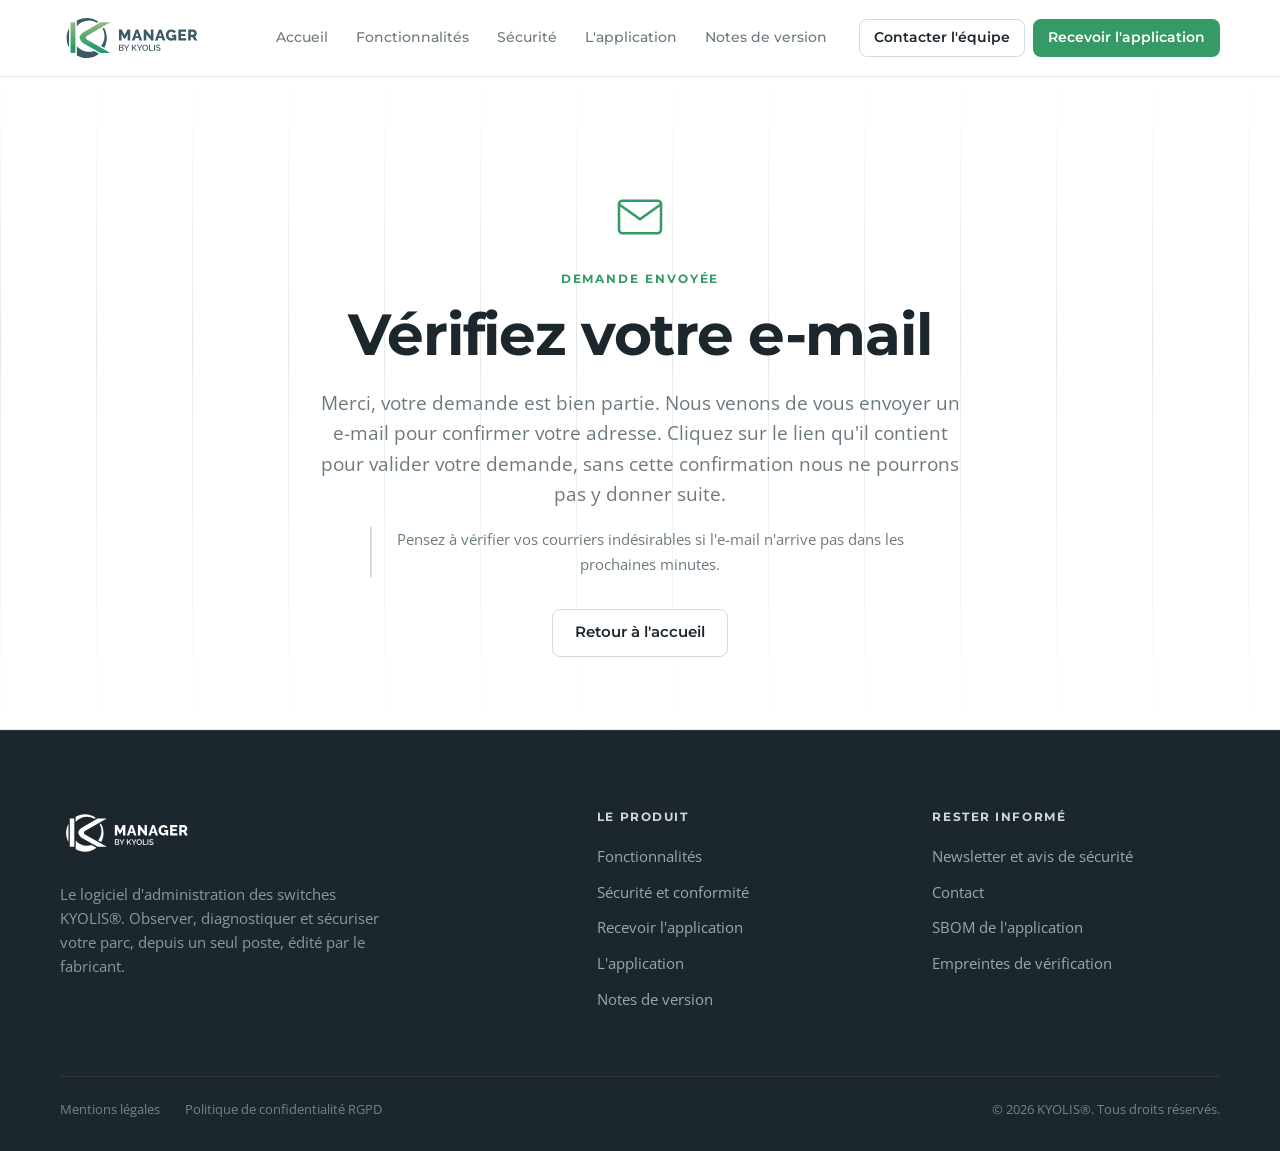
<file: pages/demande-envoyee.html>
<!DOCTYPE html>
<html lang="fr">
<head>
<meta charset="utf-8">
<meta name="viewport" content="width=device-width, initial-scale=1">
<title>Demande envoyée — KYOLIS® Manager</title>
<link rel="stylesheet" href="../css/tokens.css">
<link rel="stylesheet" href="../css/base.css">
<link rel="stylesheet" href="../css/shared.css">
</head>
<body>

<kyolis-header active="demande"></kyolis-header>

<section class="hero-lite center">
  <div class="wrap narrow" data-reveal>
    <kyolis-icon name="mail" size="56" style="color:var(--color-green)"></kyolis-icon>
    <div class="eyebrow" style="margin-top:16px">Demande envoyée</div>
    <h1>Vérifiez votre e-mail</h1>
    <p class="lead">Merci, votre demande est bien partie. Nous venons de vous envoyer un e-mail pour confirmer votre adresse. Cliquez sur le lien qu'il contient pour valider votre demande, sans cette confirmation nous ne pourrons pas y donner suite.</p>
    <p class="note">Pensez à vérifier vos courriers indésirables si l'e-mail n'arrive pas dans les prochaines minutes.</p>
    <div style="margin-top:32px">
      <kyolis-button href="index.html" variant="ghost">Retour à l'accueil</kyolis-button>
    </div>
  </div>
</section>

<kyolis-footer></kyolis-footer>

<script type="module" src="../js/main.js"></script>
</body>
</html>
</file>
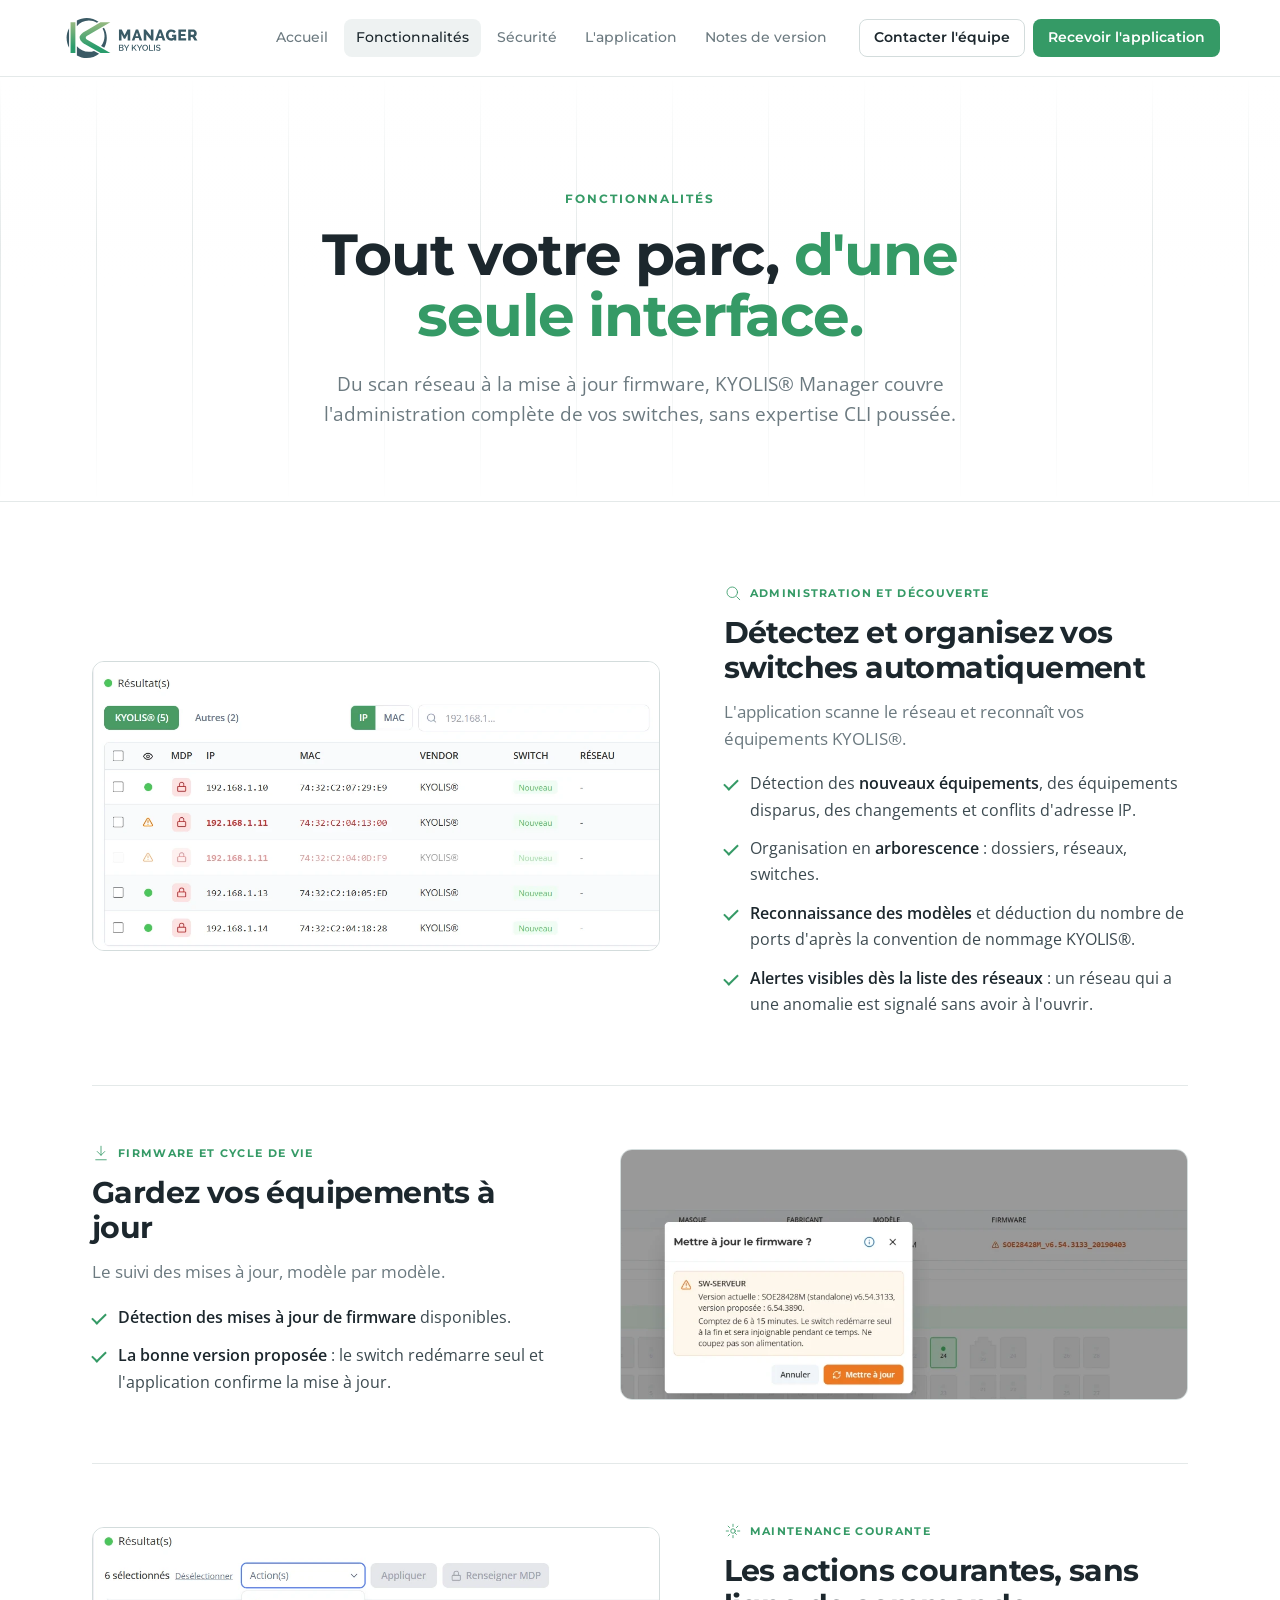
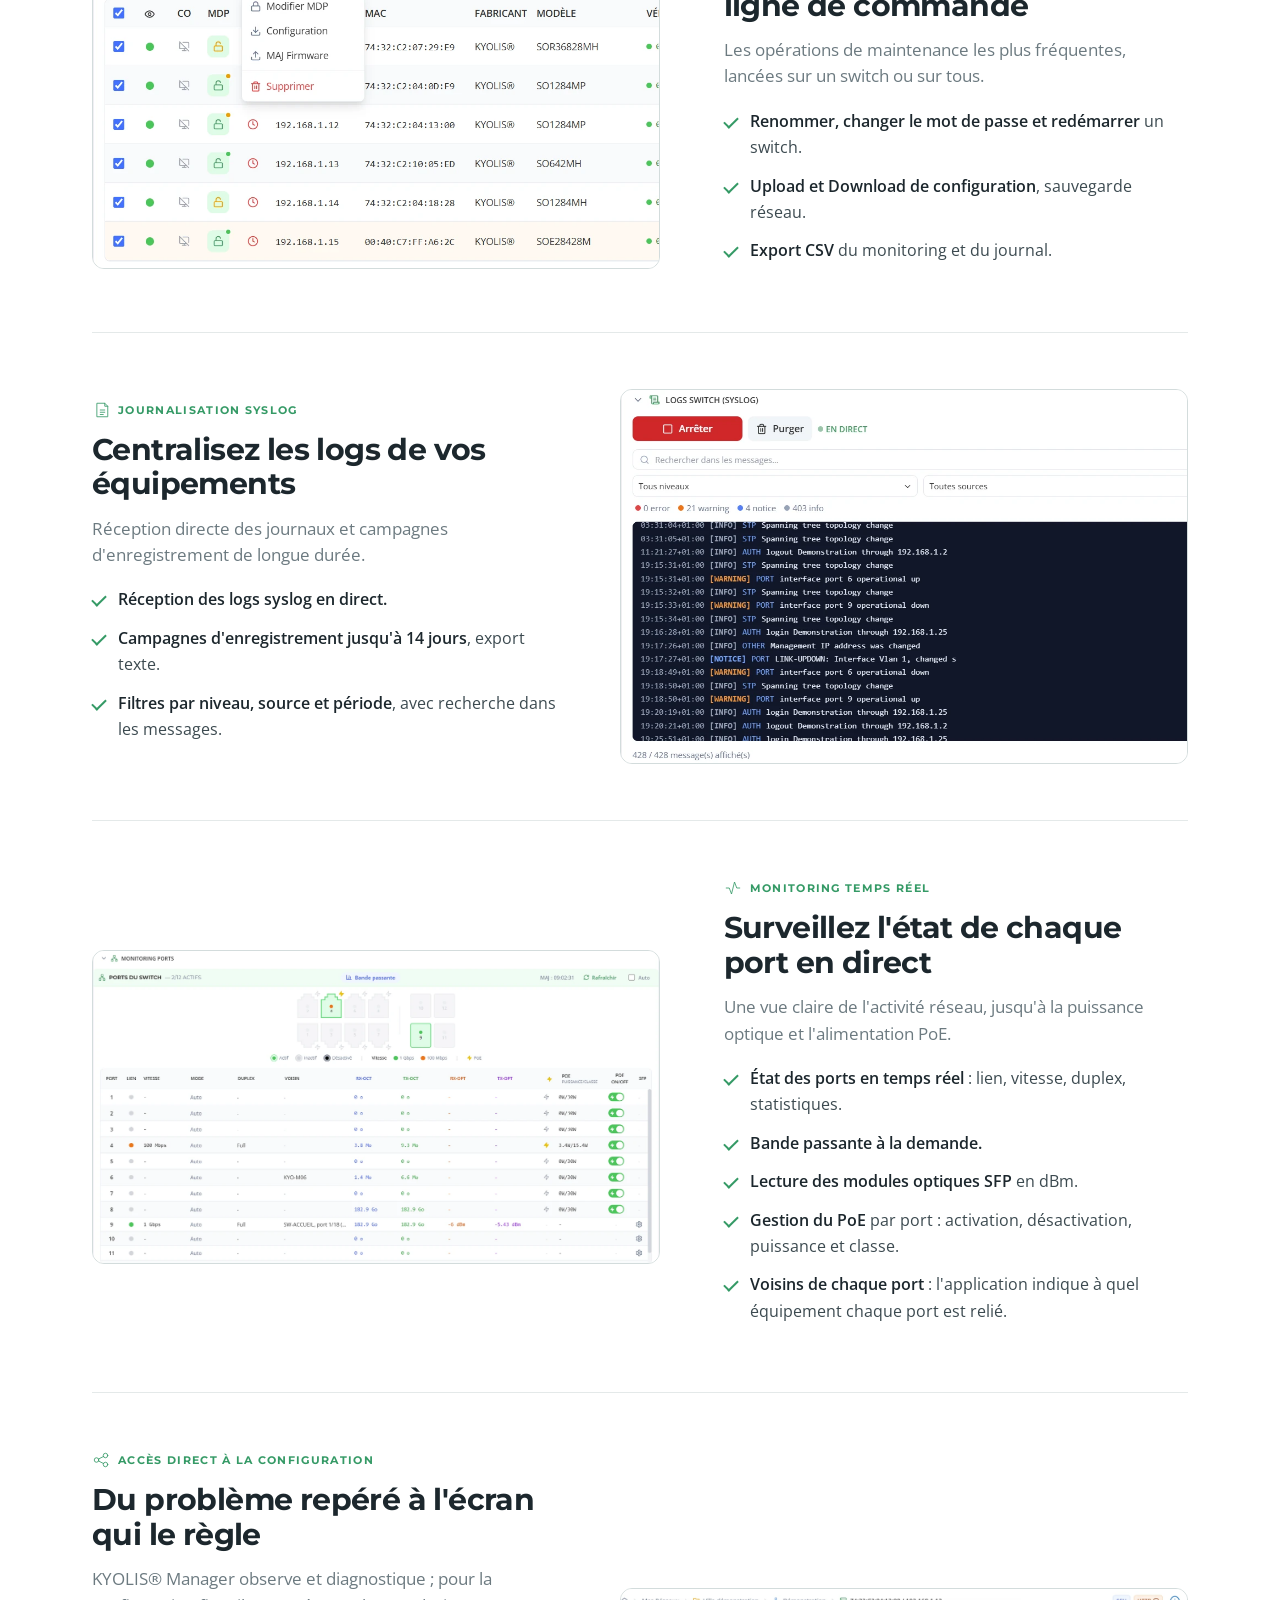
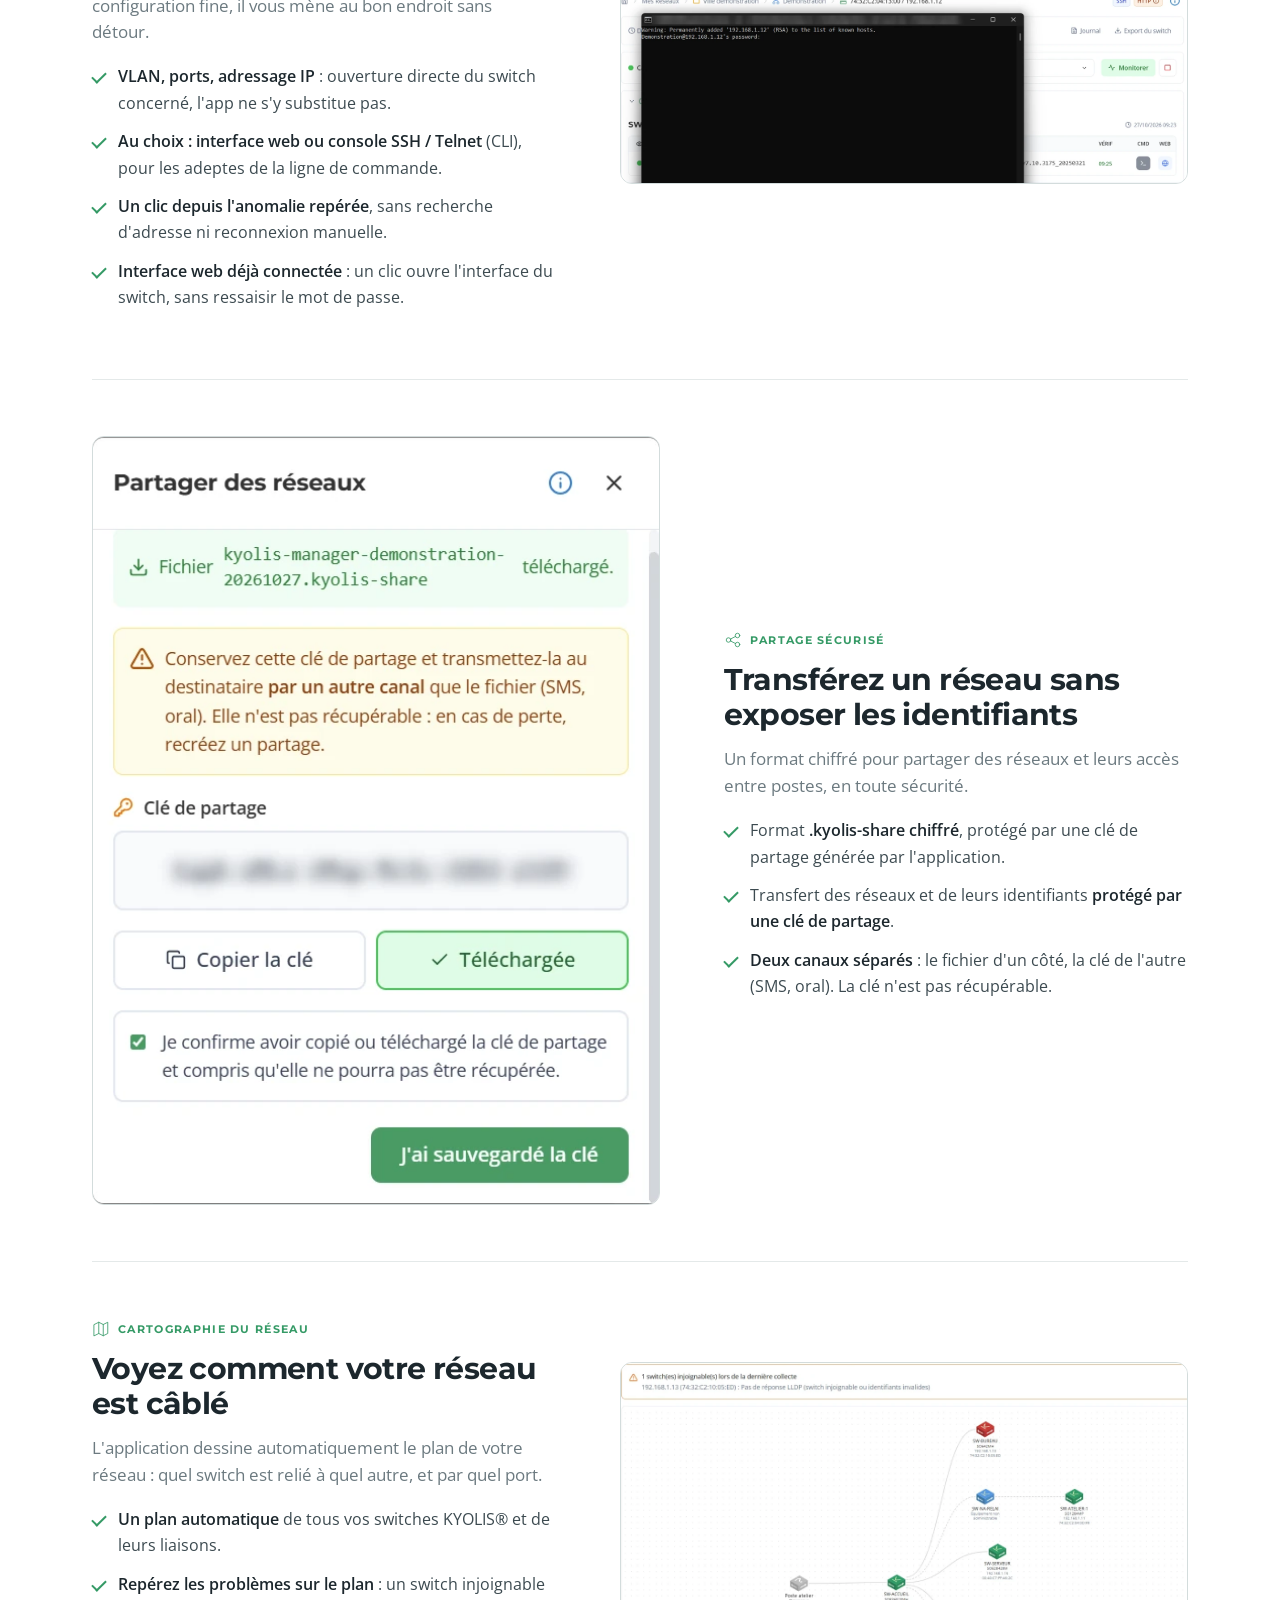
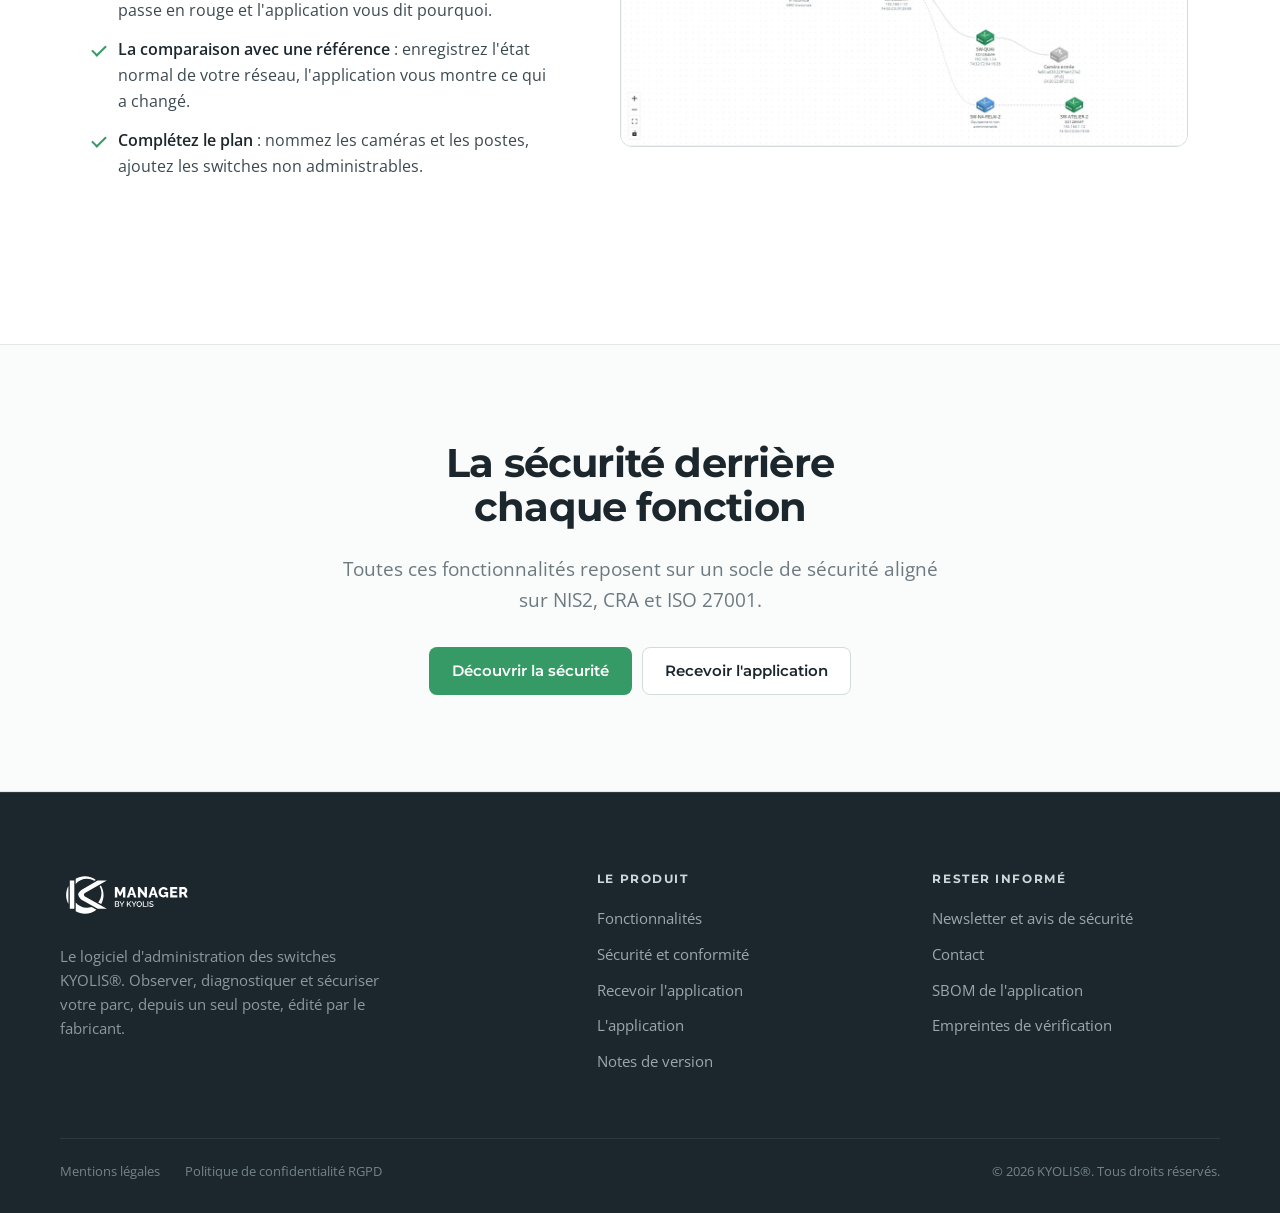
<file: pages/fonctionnalites.html>
<!DOCTYPE html>
<html lang="fr">
<head>
<meta charset="utf-8">
<meta name="viewport" content="width=device-width, initial-scale=1">
<title>Fonctionnalités — KYOLIS® Manager</title>
<link rel="stylesheet" href="../css/tokens.css">
<link rel="stylesheet" href="../css/base.css">
<link rel="stylesheet" href="../css/shared.css">
</head>
<body>

<kyolis-header active="fonctionnalites"></kyolis-header>

<section class="hero-lite">
  <div class="wrap">
    <div class="eyebrow">Fonctionnalités</div>
    <h1>Tout votre parc, <em>d'une seule interface.</em></h1>
    <p class="lead">Du scan réseau à la mise à jour firmware, KYOLIS® Manager couvre l'administration complète de vos switches, sans expertise CLI poussée.</p>
  </div>
</section>

<section class="section" style="padding-top:24px">
  <div class="wrap">

    <kyolis-feature-block icon="search" kicker="Administration et découverte" heading="Détectez et organisez vos switches automatiquement" view="parc" src="../assets/img/app/scan-cadre.webp" full="../assets/img/app/scan.webp" data-reveal>
      <p class="lead" style="font-size:16.5px;margin-bottom:18px;max-width:46ch">L'application scanne le réseau et reconnaît vos équipements KYOLIS®.</p>
      <ul class="check-list">
        <li>Détection des <b>nouveaux équipements</b>, des équipements disparus, des changements et conflits d'adresse IP.</li>
        <li>Organisation en <b>arborescence</b> : dossiers, réseaux, switches.</li>
        <li><b>Reconnaissance des modèles</b> et déduction du nombre de ports d'après la convention de nommage KYOLIS®.</li>
        <li><b>Alertes visibles dès la liste des réseaux</b> : un réseau qui a une anomalie est signalé sans avoir à l'ouvrir.</li>
      </ul>
    </kyolis-feature-block>

    <kyolis-feature-block icon="download" kicker="Firmware et cycle de vie" heading="Gardez vos équipements à jour" view="firmware" src="../assets/img/app/firmware-lancement-cadre.webp" full="../assets/img/app/firmware-lancement.webp" flip data-reveal>
      <p class="lead" style="font-size:16.5px;margin-bottom:18px;max-width:46ch">Le suivi des mises à jour, modèle par modèle.</p>
      <ul class="check-list">
        <li><b>Détection des mises à jour de firmware</b> disponibles.</li>
        <li><b>La bonne version proposée</b> : le switch redémarre seul et l'application confirme la mise à jour.</li>
      </ul>
    </kyolis-feature-block>

    <kyolis-feature-block icon="gear" kicker="Maintenance courante" heading="Les actions courantes, sans ligne de commande" view="maintenance" src="../assets/img/app/actions-masse-cadre.webp" full="../assets/img/app/actions-masse.webp" data-reveal>
      <p class="lead" style="font-size:16.5px;margin-bottom:18px;max-width:46ch">Les opérations de maintenance les plus fréquentes, lancées sur un switch ou sur tous.</p>
      <ul class="check-list">
        <li><b>Renommer, changer le mot de passe et redémarrer</b> un switch.</li>
        <li><b>Upload et Download de configuration</b>, sauvegarde réseau.</li>
        <li><b>Export CSV</b> du monitoring et du journal.</li>
      </ul>
    </kyolis-feature-block>

    <kyolis-feature-block icon="doc" kicker="Journalisation syslog" heading="Centralisez les logs de vos équipements" view="syslog" src="../assets/img/app/syslog-cadre.webp" full="../assets/img/app/syslog.webp" flip data-reveal>
      <p class="lead" style="font-size:16.5px;margin-bottom:18px;max-width:46ch">Réception directe des journaux et campagnes d'enregistrement de longue durée.</p>
      <ul class="check-list">
        <li><b>Réception des logs syslog en direct.</b></li>
        <li><b>Campagnes d'enregistrement jusqu'à 14 jours</b>, export texte.</li>
        <li><b>Filtres par niveau, source et période</b>, avec recherche dans les messages.</li>
      </ul>
    </kyolis-feature-block>

    <kyolis-feature-block icon="pulse" kicker="Monitoring temps réel" heading="Surveillez l'état de chaque port en direct" view="ports" src="../assets/img/app/ports-cadre.webp" full="../assets/img/app/ports.webp" data-reveal>
      <p class="lead" style="font-size:16.5px;margin-bottom:18px;max-width:46ch">Une vue claire de l'activité réseau, jusqu'à la puissance optique et l'alimentation PoE.</p>
      <ul class="check-list">
        <li><b>État des ports en temps réel</b> : lien, vitesse, duplex, statistiques.</li>
        <li><b>Bande passante à la demande.</b></li>
        <li><b>Lecture des modules optiques SFP</b> en dBm.</li>
        <li><b>Gestion du PoE</b> par port : activation, désactivation, puissance et classe.</li>
        <li><b>Voisins de chaque port</b> : l'application indique à quel équipement chaque port est relié.</li>
      </ul>
    </kyolis-feature-block>

    <kyolis-feature-block icon="share" kicker="Accès direct à la configuration" heading="Du problème repéré à l'écran qui le règle" view="acces" src="../assets/img/app/acces-ssh-cadre.webp" full="../assets/img/app/acces-ssh.webp" flip data-reveal>
      <p class="lead" style="font-size:16.5px;margin-bottom:18px;max-width:46ch">KYOLIS® Manager observe et diagnostique ; pour la configuration fine, il vous mène au bon endroit sans détour.</p>
      <ul class="check-list">
        <li><b>VLAN, ports, adressage IP</b> : ouverture directe du switch concerné, l'app ne s'y substitue pas.</li>
        <li><b>Au choix : interface web ou console SSH / Telnet</b> (CLI), pour les adeptes de la ligne de commande.</li>
        <li><b>Un clic depuis l'anomalie repérée</b>, sans recherche d'adresse ni reconnexion manuelle.</li>
        <li><b>Interface web déjà connectée</b> : un clic ouvre l'interface du switch, sans ressaisir le mot de passe.</li>
      </ul>
    </kyolis-feature-block>

    <kyolis-feature-block icon="share" kicker="Partage sécurisé" heading="Transférez un réseau sans exposer les identifiants" view="partage" src="../assets/img/app/partage-cadre.webp" full="../assets/img/app/partage.webp" data-reveal>
      <p class="lead" style="font-size:16.5px;margin-bottom:18px;max-width:46ch">Un format chiffré pour partager des réseaux et leurs accès entre postes, en toute sécurité.</p>
      <ul class="check-list">
        <li>Format <b>.kyolis-share chiffré</b>, protégé par une clé de partage générée par l'application.</li>
        <li>Transfert des réseaux et de leurs identifiants <b>protégé par une clé de partage</b>.</li>
        <li><b>Deux canaux séparés</b> : le fichier d'un côté, la clé de l'autre (SMS, oral). La clé n'est pas récupérable.</li>
      </ul>
    </kyolis-feature-block>

    <kyolis-feature-block icon="map" kicker="Cartographie du réseau" heading="Voyez comment votre réseau est câblé" view="parc" src="../assets/img/app/carto-anomalie-cadre.webp" full="../assets/img/app/carto-anomalie.webp" flip data-reveal>
      <p class="lead" style="font-size:16.5px;margin-bottom:18px;max-width:46ch">L'application dessine automatiquement le plan de votre réseau : quel switch est relié à quel autre, et par quel port.</p>
      <ul class="check-list">
        <li><b>Un plan automatique</b> de tous vos switches KYOLIS® et de leurs liaisons.</li>
        <li><b>Repérez les problèmes sur le plan</b> : un switch injoignable passe en rouge et l'application vous dit pourquoi.</li>
        <li><b>La comparaison avec une référence</b> : enregistrez l'état normal de votre réseau, l'application vous montre ce qui a changé.</li>
        <li><b>Complétez le plan</b> : nommez les caméras et les postes, ajoutez les switches non administrables.</li>
      </ul>
    </kyolis-feature-block>

  </div>
</section>

<section class="section section--paper cta-band">
  <div class="wrap narrow" data-reveal>
    <h2>La sécurité derrière chaque fonction</h2>
    <p class="lead">Toutes ces fonctionnalités reposent sur un socle de sécurité aligné sur NIS2, CRA et ISO 27001.</p>
    <div class="cta-band__actions">
      <kyolis-button href="securite.html">Découvrir la sécurité</kyolis-button>
      <kyolis-button href="demande-acces.html" variant="ghost">Recevoir l'application</kyolis-button>
    </div>
  </div>
</section>

<kyolis-footer></kyolis-footer>

<script type="module" src="../js/main.js"></script>
</body>
</html>
</file>
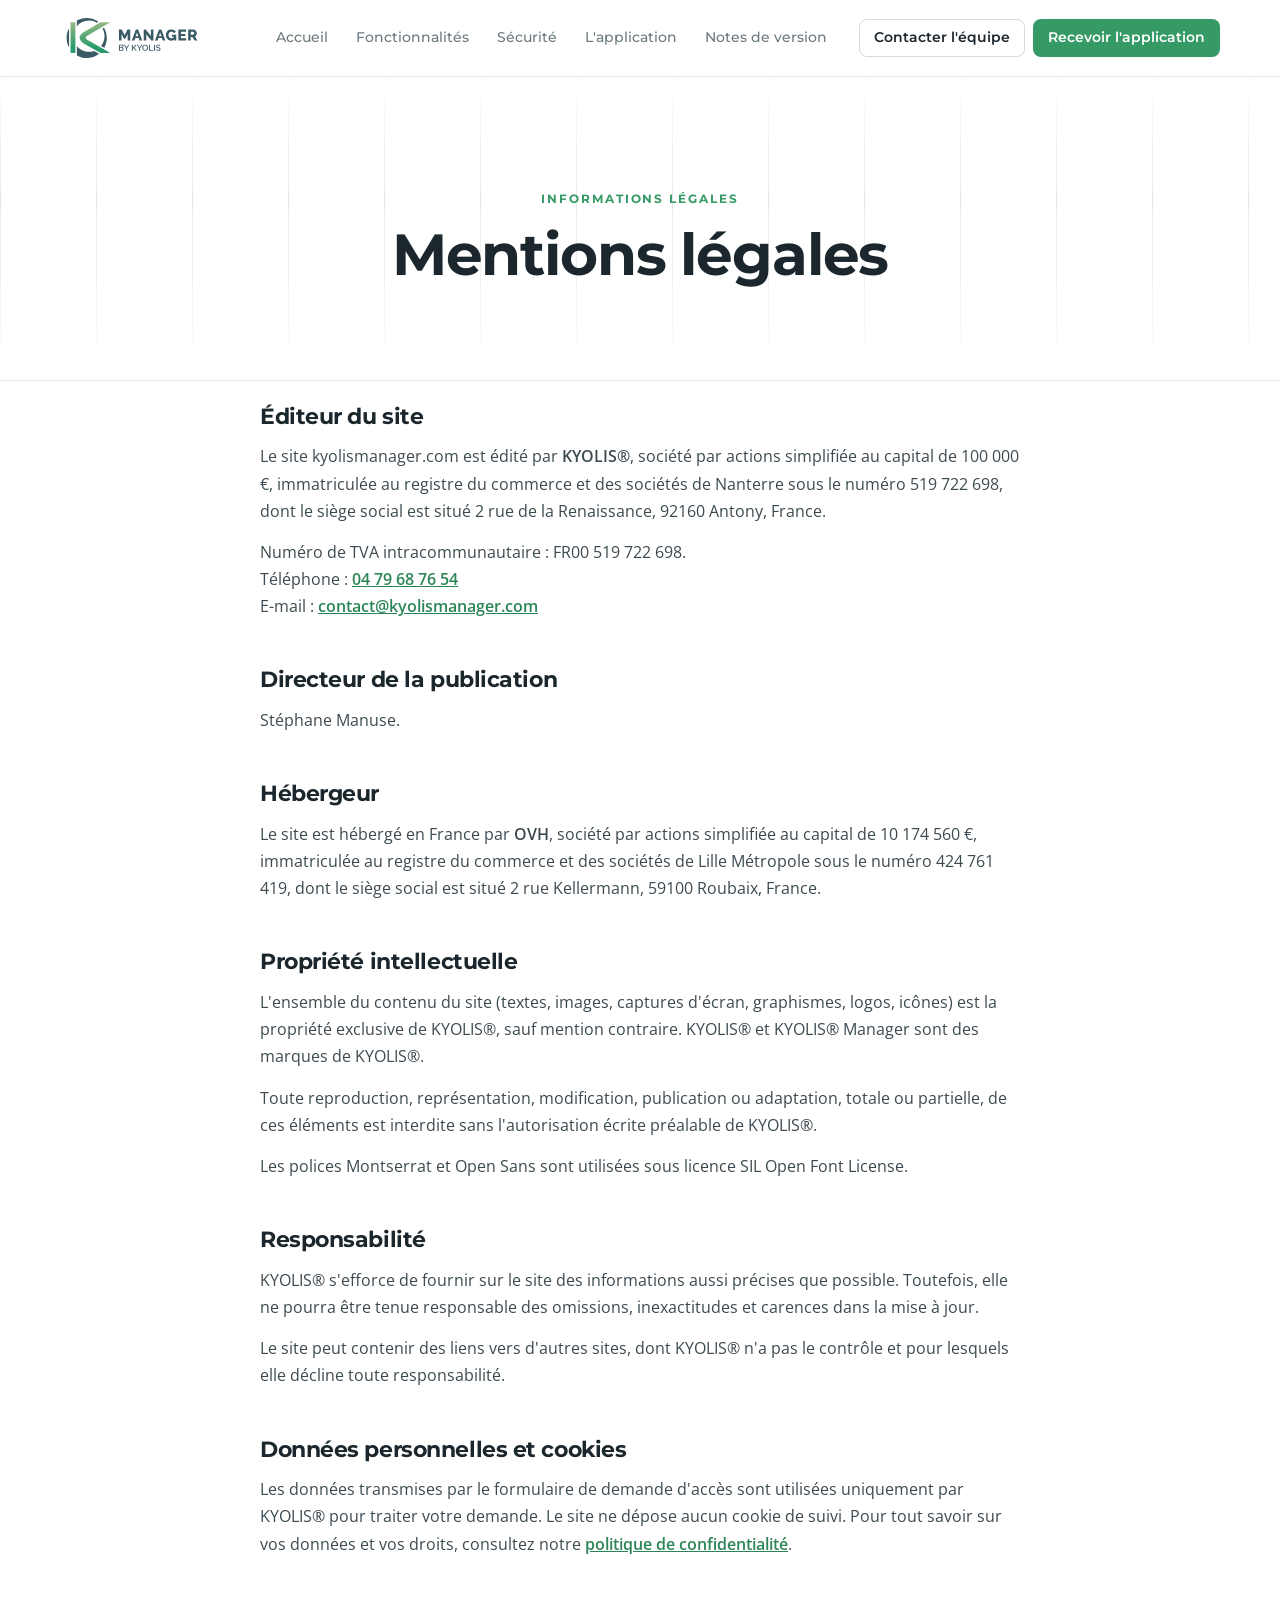
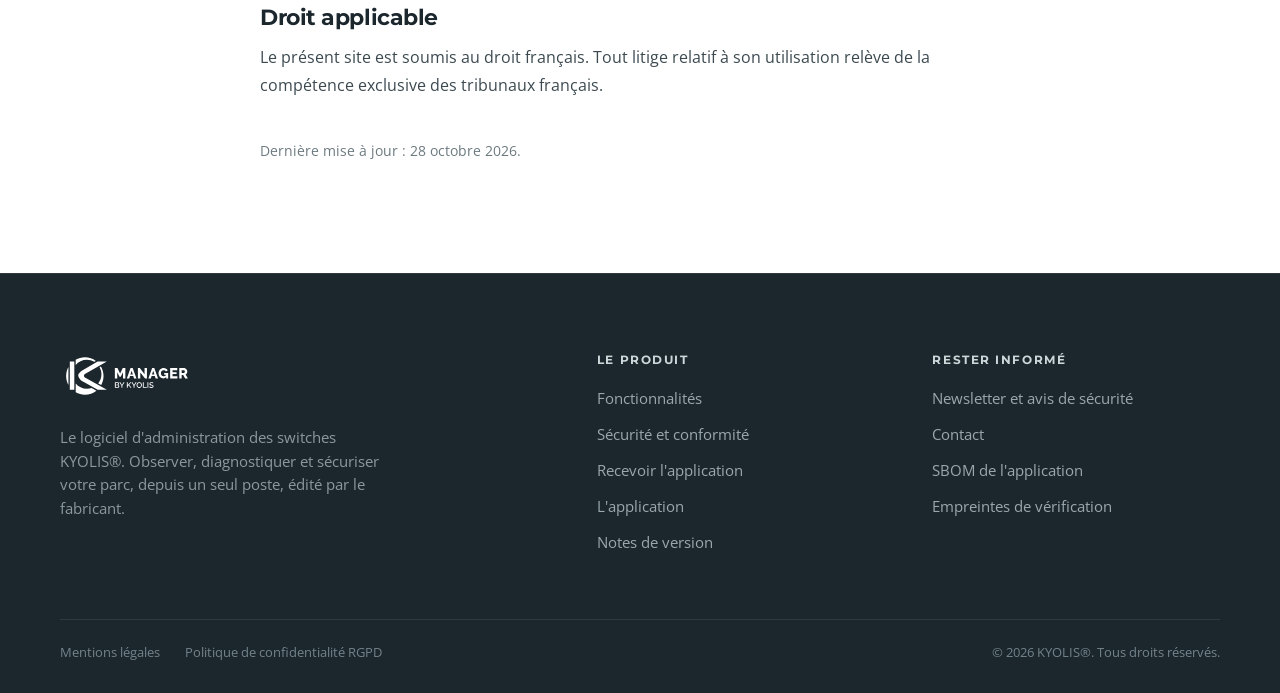
<file: pages/mentions-legales.html>
<!DOCTYPE html>
<html lang="fr">
<head>
<meta charset="utf-8">
<meta name="viewport" content="width=device-width, initial-scale=1">
<title>Mentions légales · KYOLIS® Manager</title>
<meta name="description" content="Mentions légales du site kyolismanager.com : éditeur, directeur de la publication et hébergeur.">
<link rel="stylesheet" href="../css/tokens.css">
<link rel="stylesheet" href="../css/base.css">
<link rel="stylesheet" href="../css/shared.css">
<link rel="stylesheet" href="../css/pages/legal.css">
</head>
<body>

<kyolis-header></kyolis-header>

<section class="hero-lite">
  <div class="wrap">
    <div class="eyebrow">Informations légales</div>
    <h1>Mentions légales</h1>
  </div>
</section>

<section class="section" style="padding-top:24px">
  <div class="wrap">
    <article class="legal">

      <h2>Éditeur du site</h2>
      <p>Le site kyolismanager.com est édité par <b>KYOLIS®</b>, société par actions simplifiée au capital de 100 000 €, immatriculée au registre du commerce et des sociétés de Nanterre sous le numéro 519 722 698, dont le siège social est situé 2 rue de la Renaissance, 92160 Antony, France.</p>
      <p>Numéro de TVA intracommunautaire : FR00 519 722 698.<br>
        Téléphone : <a href="tel:+33479687654">04 79 68 76 54</a><br>
        E-mail : <a href="mailto:contact@kyolismanager.com">contact@kyolismanager.com</a></p>

      <h2>Directeur de la publication</h2>
      <p>Stéphane Manuse.</p>

      <h2>Hébergeur</h2>
      <p>Le site est hébergé en France par <b>OVH</b>, société par actions simplifiée au capital de 10 174 560 €, immatriculée au registre du commerce et des sociétés de Lille Métropole sous le numéro 424 761 419, dont le siège social est situé 2 rue Kellermann, 59100 Roubaix, France.</p>

      <h2>Propriété intellectuelle</h2>
      <p>L'ensemble du contenu du site (textes, images, captures d'écran, graphismes, logos, icônes) est la propriété exclusive de KYOLIS®, sauf mention contraire. KYOLIS® et KYOLIS® Manager sont des marques de KYOLIS®.</p>
      <p>Toute reproduction, représentation, modification, publication ou adaptation, totale ou partielle, de ces éléments est interdite sans l'autorisation écrite préalable de KYOLIS®.</p>
      <p>Les polices Montserrat et Open Sans sont utilisées sous licence SIL Open Font License.</p>

      <h2>Responsabilité</h2>
      <p>KYOLIS® s'efforce de fournir sur le site des informations aussi précises que possible. Toutefois, elle ne pourra être tenue responsable des omissions, inexactitudes et carences dans la mise à jour.</p>
      <p>Le site peut contenir des liens vers d'autres sites, dont KYOLIS® n'a pas le contrôle et pour lesquels elle décline toute responsabilité.</p>

      <h2>Données personnelles et cookies</h2>
      <p>Les données transmises par le formulaire de demande d'accès sont utilisées uniquement par KYOLIS® pour traiter votre demande. Le site ne dépose aucun cookie de suivi. Pour tout savoir sur vos données et vos droits, consultez notre <a href="confidentialite.html">politique de confidentialité</a>.</p>

      <h2>Droit applicable</h2>
      <p>Le présent site est soumis au droit français. Tout litige relatif à son utilisation relève de la compétence exclusive des tribunaux français.</p>

      <p class="maj">Dernière mise à jour : 28 octobre 2026.</p>
    </article>
  </div>
</section>

<kyolis-footer></kyolis-footer>

<script type="module" src="../js/main.js"></script>
</body>
</html>
</file>
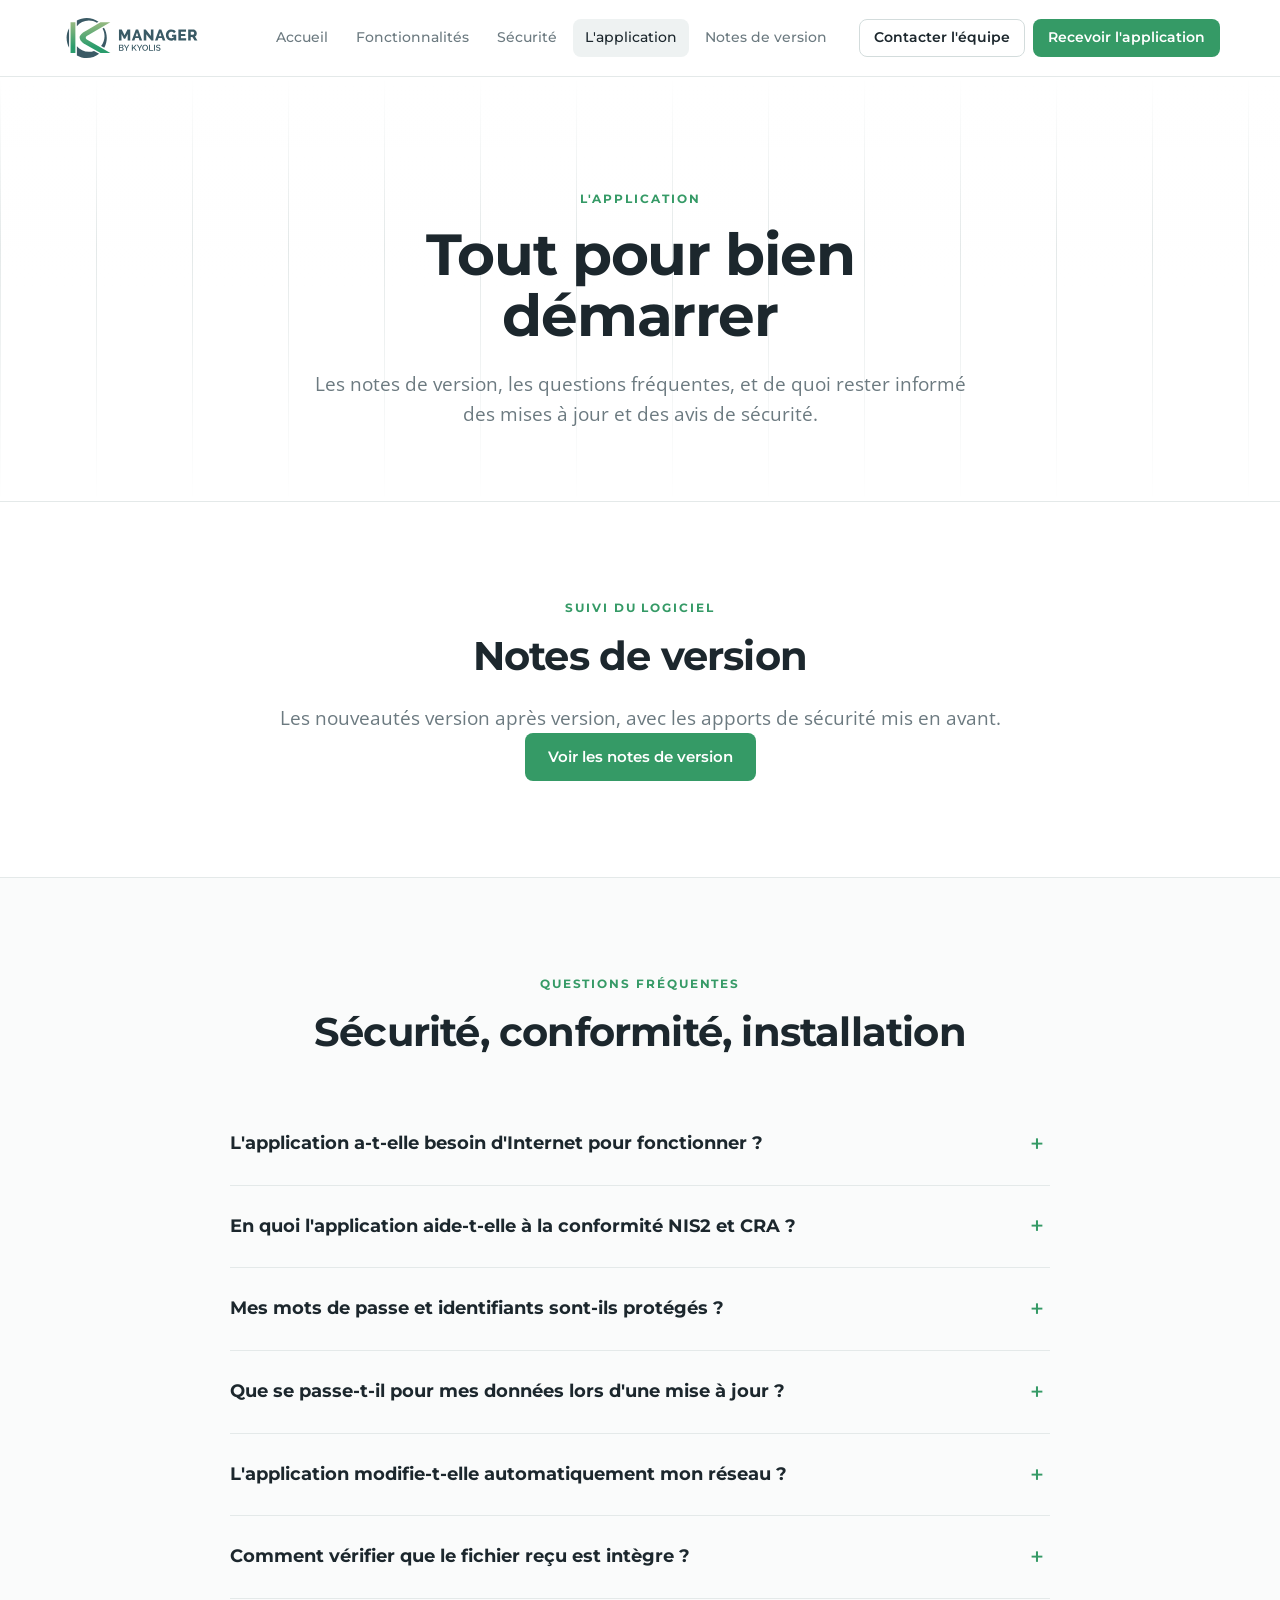
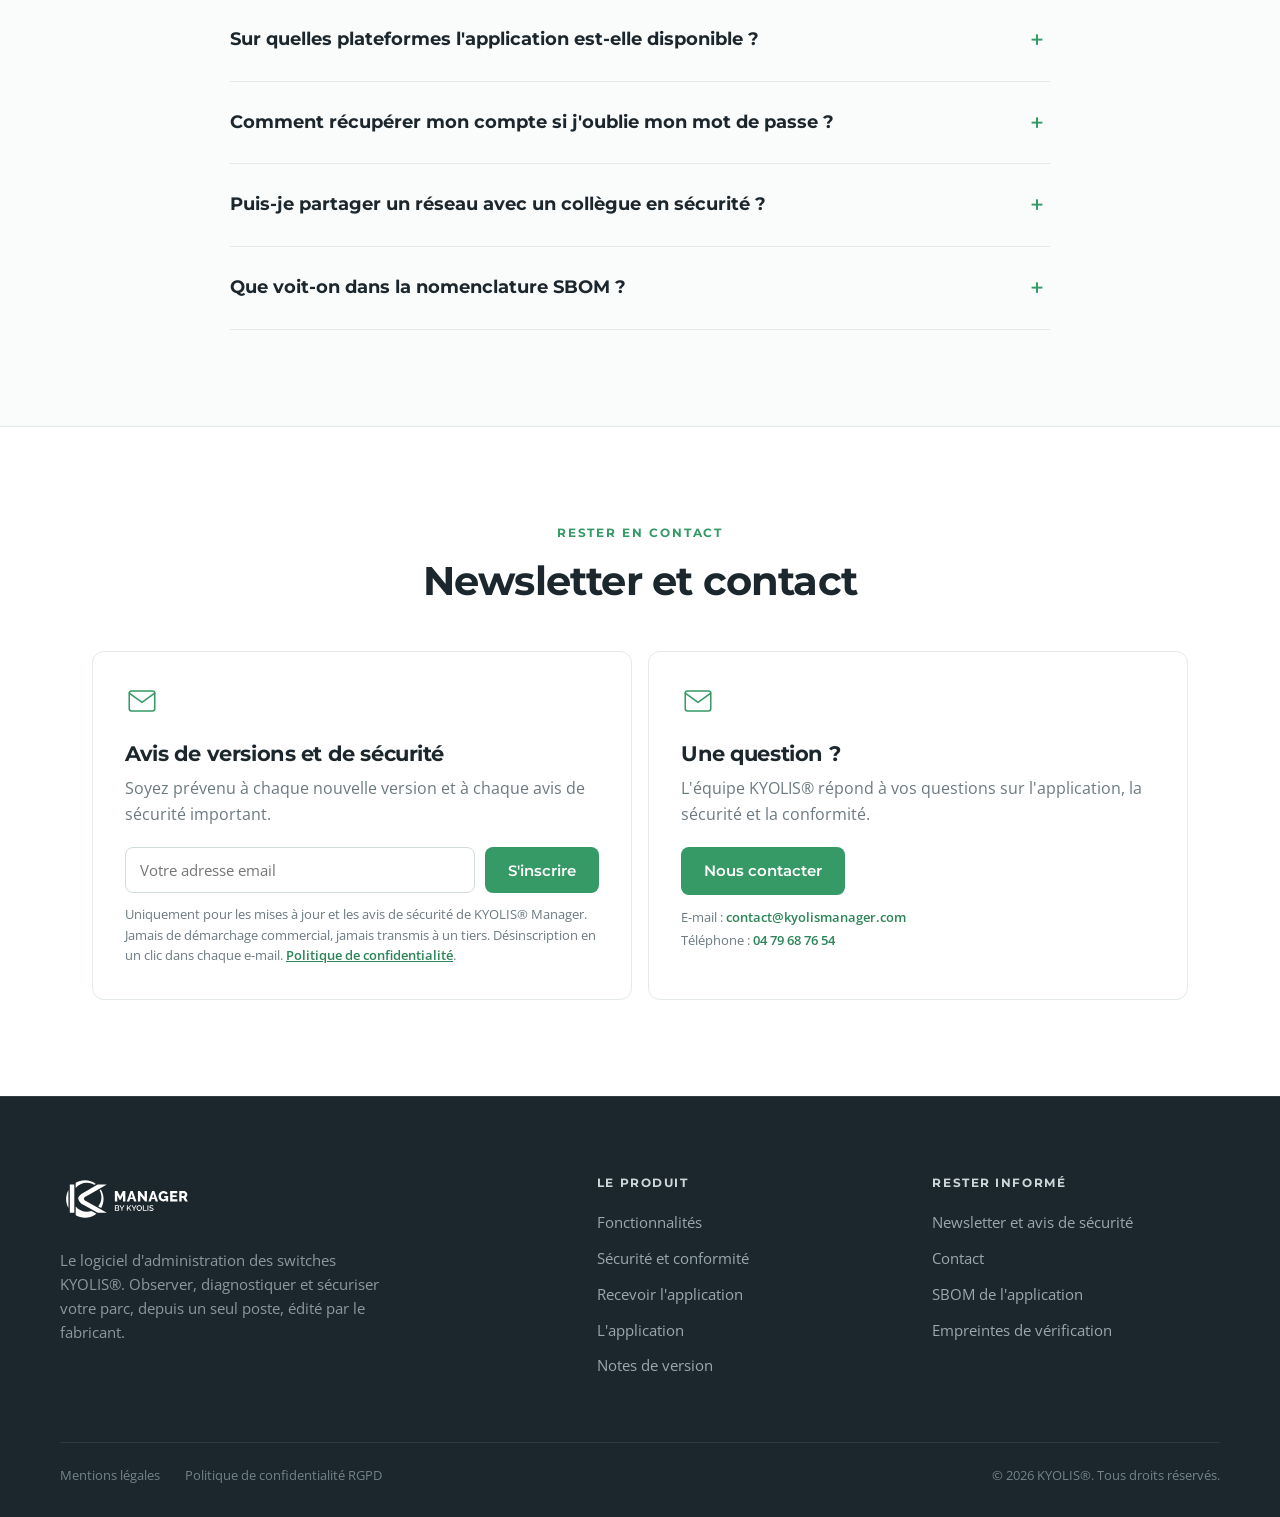
<file: pages/ressources.html>
<!DOCTYPE html>
<html lang="fr">
<head>
<meta charset="utf-8">
<meta name="viewport" content="width=device-width, initial-scale=1">
<title>L'application — KYOLIS® Manager</title>
<link rel="stylesheet" href="../css/tokens.css">
<link rel="stylesheet" href="../css/base.css">
<link rel="stylesheet" href="../css/shared.css">
<link rel="stylesheet" href="../css/pages/ressources.css">
</head>
<body>

<kyolis-header active="ressources"></kyolis-header>

<section class="hero-lite">
  <div class="wrap">
    <div class="eyebrow">L'application</div>
    <h1>Tout pour bien démarrer</h1>
    <p class="lead">Les notes de version, les questions fréquentes, et de quoi rester informé des mises à jour et des avis de sécurité.</p>
  </div>
</section>

<!-- NOTES DE VERSION (en tête : ce qui concerne l'app). Le détail vit sur une seule page,
     versions.html, alimentée par data/releases.json (décision du 28/10/2026). -->
<section class="section" id="changelog">
  <div class="wrap">
    <div class="narrow center" data-reveal>
      <div class="eyebrow">Suivi du logiciel</div>
      <h2>Notes de version</h2>
      <p class="lead">Les nouveautés version après version, avec les apports de sécurité mis en avant.</p>
      <div class="cta-band__actions">
        <kyolis-button href="versions.html">Voir les notes de version</kyolis-button>
      </div>
    </div>
  </div>
</section>

<!-- FAQ -->
<section class="section section--paper">
  <div class="wrap">
    <div class="narrow center" data-reveal>
      <div class="eyebrow">Questions fréquentes</div>
      <h2>Sécurité, conformité, installation</h2>
    </div>
    <div class="faq" data-reveal>
      <kyolis-faq-item question="L'application a-t-elle besoin d'Internet pour fonctionner ?"><p>Non. KYOLIS® Manager fonctionne hors ligne pour l'usage courant et ne communique jamais vers l'extérieur sans une action de votre part. Elle est adaptée aux sites isolés sans accès Internet permanent.</p></kyolis-faq-item>
      <kyolis-faq-item question="En quoi l'application aide-t-elle à la conformité NIS2 et CRA ?"><p>Elle intègre des mesures de sécurité alignées sur ces cadres (authentification forte, chiffrement au repos, journal d'audit, nomenclature SBOM) et trace les décisions de sécurité, ce qui permet d'atteindre et de démontrer votre niveau de conformité.</p></kyolis-faq-item>
      <kyolis-faq-item question="Mes mots de passe et identifiants sont-ils protégés ?"><p>Les mots de passe sont hachés en Argon2id. Les identifiants sont protégés par DPAPI Windows, avec une clé liée à votre compte et à votre machine. Toutes les données sensibles sont chiffrées au repos : un fichier copié sur une autre machine est illisible.</p></kyolis-faq-item>
      <kyolis-faq-item question="Que se passe-t-il pour mes données lors d'une mise à jour ?"><p>Vos données existantes (identifiants, réseaux, sauvegardes) sont conservées : vous installez la nouvelle version par-dessus l'ancienne. Si vous êtes inscrit à la newsletter, vous êtes prévenu à chaque mise à jour.</p></kyolis-faq-item>
      <kyolis-faq-item question="L'application modifie-t-elle automatiquement mon réseau ?"><p>Non. KYOLIS® conseille, le client agit. L'application détecte, alerte, conseille et trace, mais l'exécution reste à l'opérateur. C'est un choix assumé d'alignement NIS2 et ISO 27001.</p></kyolis-faq-item>
      <kyolis-faq-item question="Comment vérifier que le fichier reçu est intègre ?"><p>Une empreinte SHA-256 vous est communiquée avec l'application : comparez-la avec celle du fichier reçu pour confirmer son intégrité. La signature de l'installateur par certificat à validation étendue est prévue.</p></kyolis-faq-item>
      <kyolis-faq-item question="Sur quelles plateformes l'application est-elle disponible ?"><p>Windows en version 1. Une version multiplateforme est planifiée.</p></kyolis-faq-item>
      <kyolis-faq-item question="Comment récupérer mon compte si j'oublie mon mot de passe ?"><p>Une clé de secours en mode zéro connaissance permet la récupération. L'éditeur ne peut pas accéder à votre mot de passe.</p></kyolis-faq-item>
      <kyolis-faq-item question="Puis-je partager un réseau avec un collègue en sécurité ?"><p>Oui, grâce au format chiffré .kyolis-share, protégé par une clé de partage, qui transfère un réseau et ses identifiants entre postes sans les exposer.</p></kyolis-faq-item>
      <kyolis-faq-item question="Que voit-on dans la nomenclature SBOM ?"><p>La composition logicielle complète de l'application au format CycloneDX, accompagnée d'une analyse de vulnérabilités, consultable et exportable. Cela répond à l'exigence de transparence du CRA.</p></kyolis-faq-item>
    </div>
  </div>
</section>

<!-- NEWSLETTER + CONTACT -->
<section class="section" id="newsletter">
  <div class="wrap">
    <div class="narrow center" data-reveal>
      <div class="eyebrow">Rester en contact</div>
      <h2>Newsletter et contact</h2>
    </div>
    <div class="signup">
      <div class="signup-box" data-reveal>
        <kyolis-icon name="mail" size="34"></kyolis-icon>
        <h3>Avis de versions et de sécurité</h3>
        <p>Soyez prévenu à chaque nouvelle version et à chaque avis de sécurité important.</p>
        <!-- Envoyé à api/newsletter.php (script en bas de page) : e-mail de confirmation,
             puis inscription active. Même anti-robots que la demande d'accès. -->
        <form class="signup-field" id="nlForm" action="../api/newsletter.php" method="post">
          <input type="email" name="email" placeholder="Votre adresse email" aria-label="Adresse email" autocomplete="email" required>
          <input type="text" name="website" class="signup-hp" tabindex="-1" autocomplete="off" aria-hidden="true">
          <button type="submit" class="signup-btn">S'inscrire</button>
        </form>
        <p class="signup-retour" id="nlRetour" role="status" hidden></p>
        <small>Uniquement pour les mises à jour et les avis de sécurité de KYOLIS® Manager. Jamais de démarchage commercial, jamais transmis à un tiers. Désinscription en un clic dans chaque e-mail. <a href="confidentialite.html">Politique de confidentialité</a>.</small>
      </div>
      <div class="signup-box" id="contact" data-reveal>
        <kyolis-icon name="mail" size="34"></kyolis-icon>
        <h3>Une question ?</h3>
        <p>L'équipe KYOLIS® répond à vos questions sur l'application, la sécurité et la conformité.</p>
        <!-- E-mail contact@kyolismanager.com (domaine détenu par KYOLIS), boîte demandée à l'IT le
             27/10/2026. Même adresse que dans l'application. -->
        <kyolis-button href="mailto:contact@kyolismanager.com">Nous contacter</kyolis-button>
        <small class="contact-lines">
          E-mail : <a href="mailto:contact@kyolismanager.com">contact@kyolismanager.com</a><br>
          Téléphone : <a href="tel:+33479687654">04 79 68 76 54</a>
        </small>
      </div>
    </div>
  </div>
</section>

<kyolis-footer></kyolis-footer>

<script type="module" src="../js/main.js"></script>
<script>
  /* Inscription à la newsletter : envoi à api/newsletter.php sans quitter la page.
     « duree » (temps passé sur la page) sert à écarter les robots. */
  (function () {
    var form = document.getElementById('nlForm');
    var retour = document.getElementById('nlRetour');
    var btn = form.querySelector('button');
    var debut = Date.now();
    var ECHEC = "L'inscription n'a pas abouti. Vérifiez votre connexion et réessayez.";
    form.addEventListener('submit', function (e) {
      e.preventDefault();
      btn.disabled = true;
      var donnees = new FormData(form);
      donnees.append('duree', String(Date.now() - debut));
      fetch(form.action, { method: 'POST', body: donnees, headers: { Accept: 'application/json' } })
        .then(function (r) { return r.json(); })
        .then(function (rep) {
          if (!rep.ok) throw new Error(rep.message || ECHEC);
          retour.className = 'signup-retour';
          retour.textContent = 'Merci ! Confirmez votre inscription en cliquant sur le lien envoyé par e-mail.';
          form.reset();
        })
        .catch(function (e2) {
          retour.className = 'signup-retour is-erreur';
          retour.textContent = e2 instanceof SyntaxError ? ECHEC : e2.message;
        })
        .finally(function () { retour.hidden = false; btn.disabled = false; });
    });
  })();
</script>
</body>
</html>
</file>
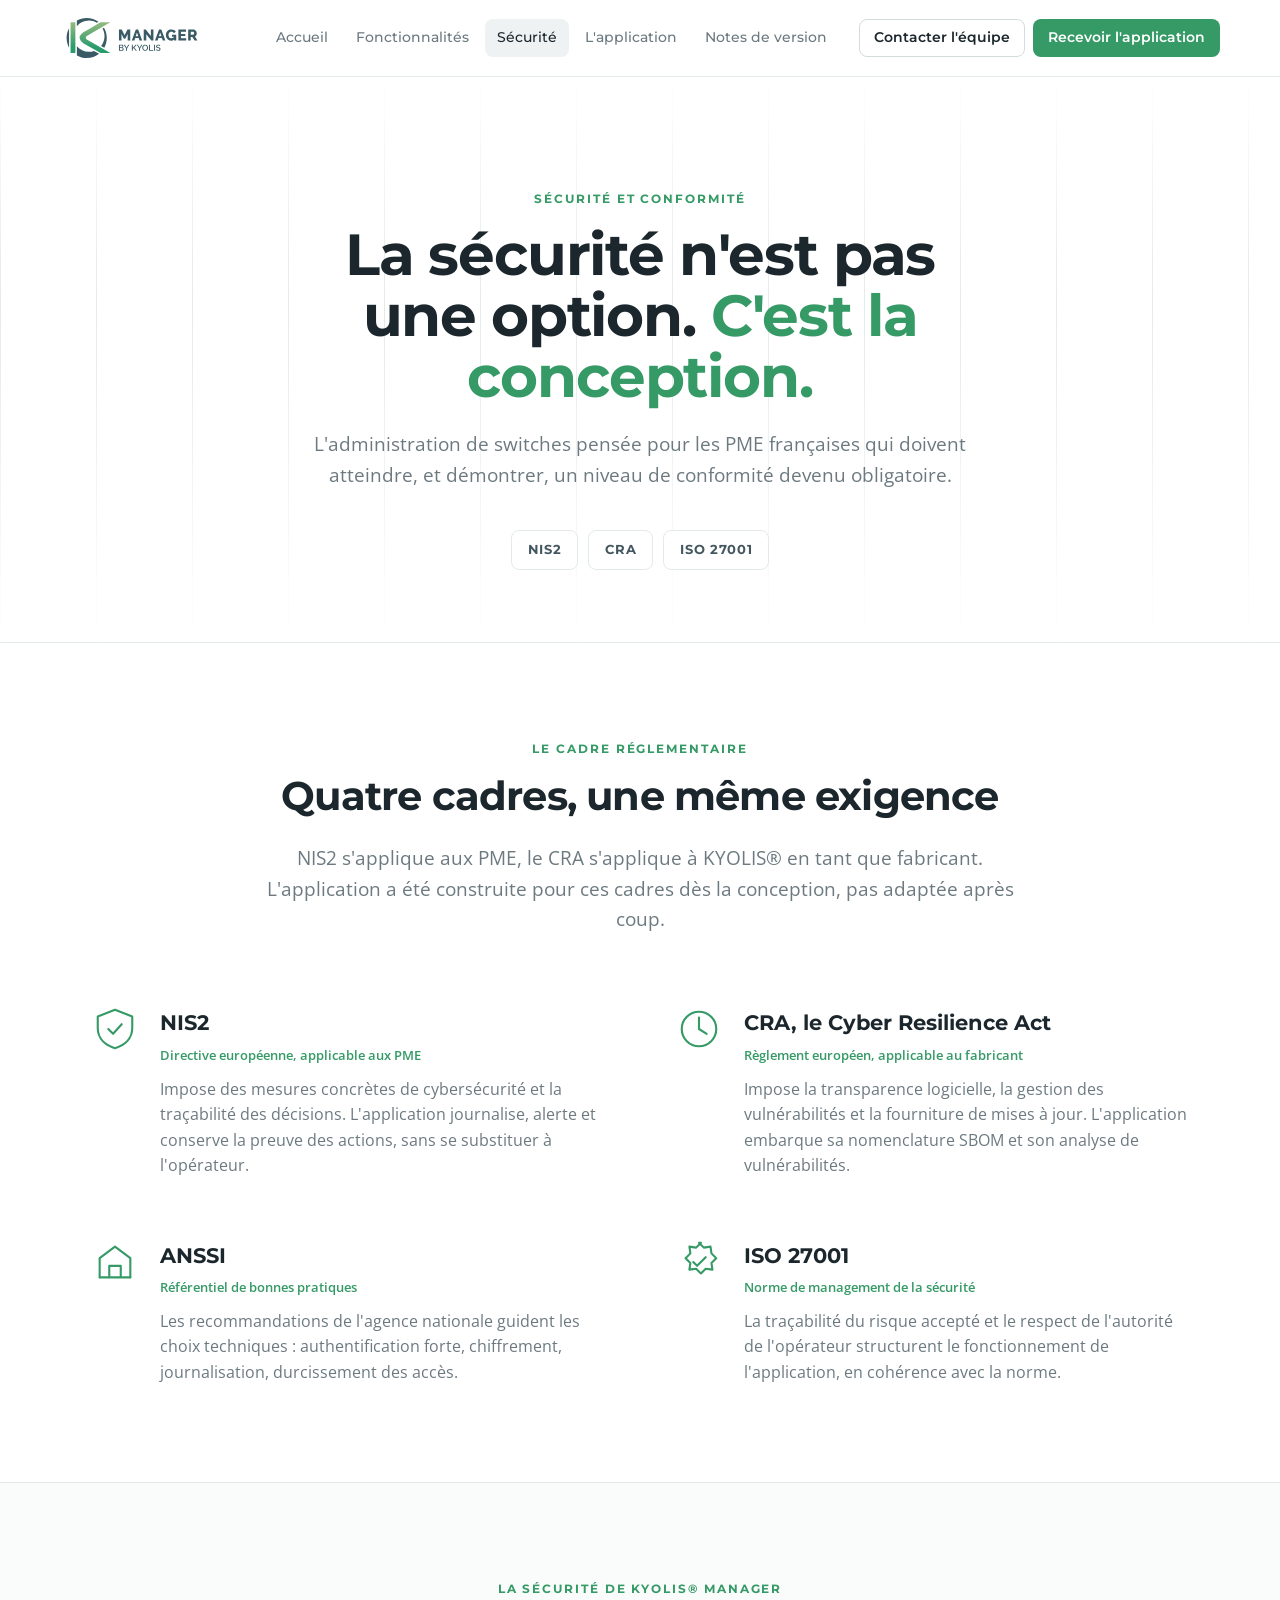
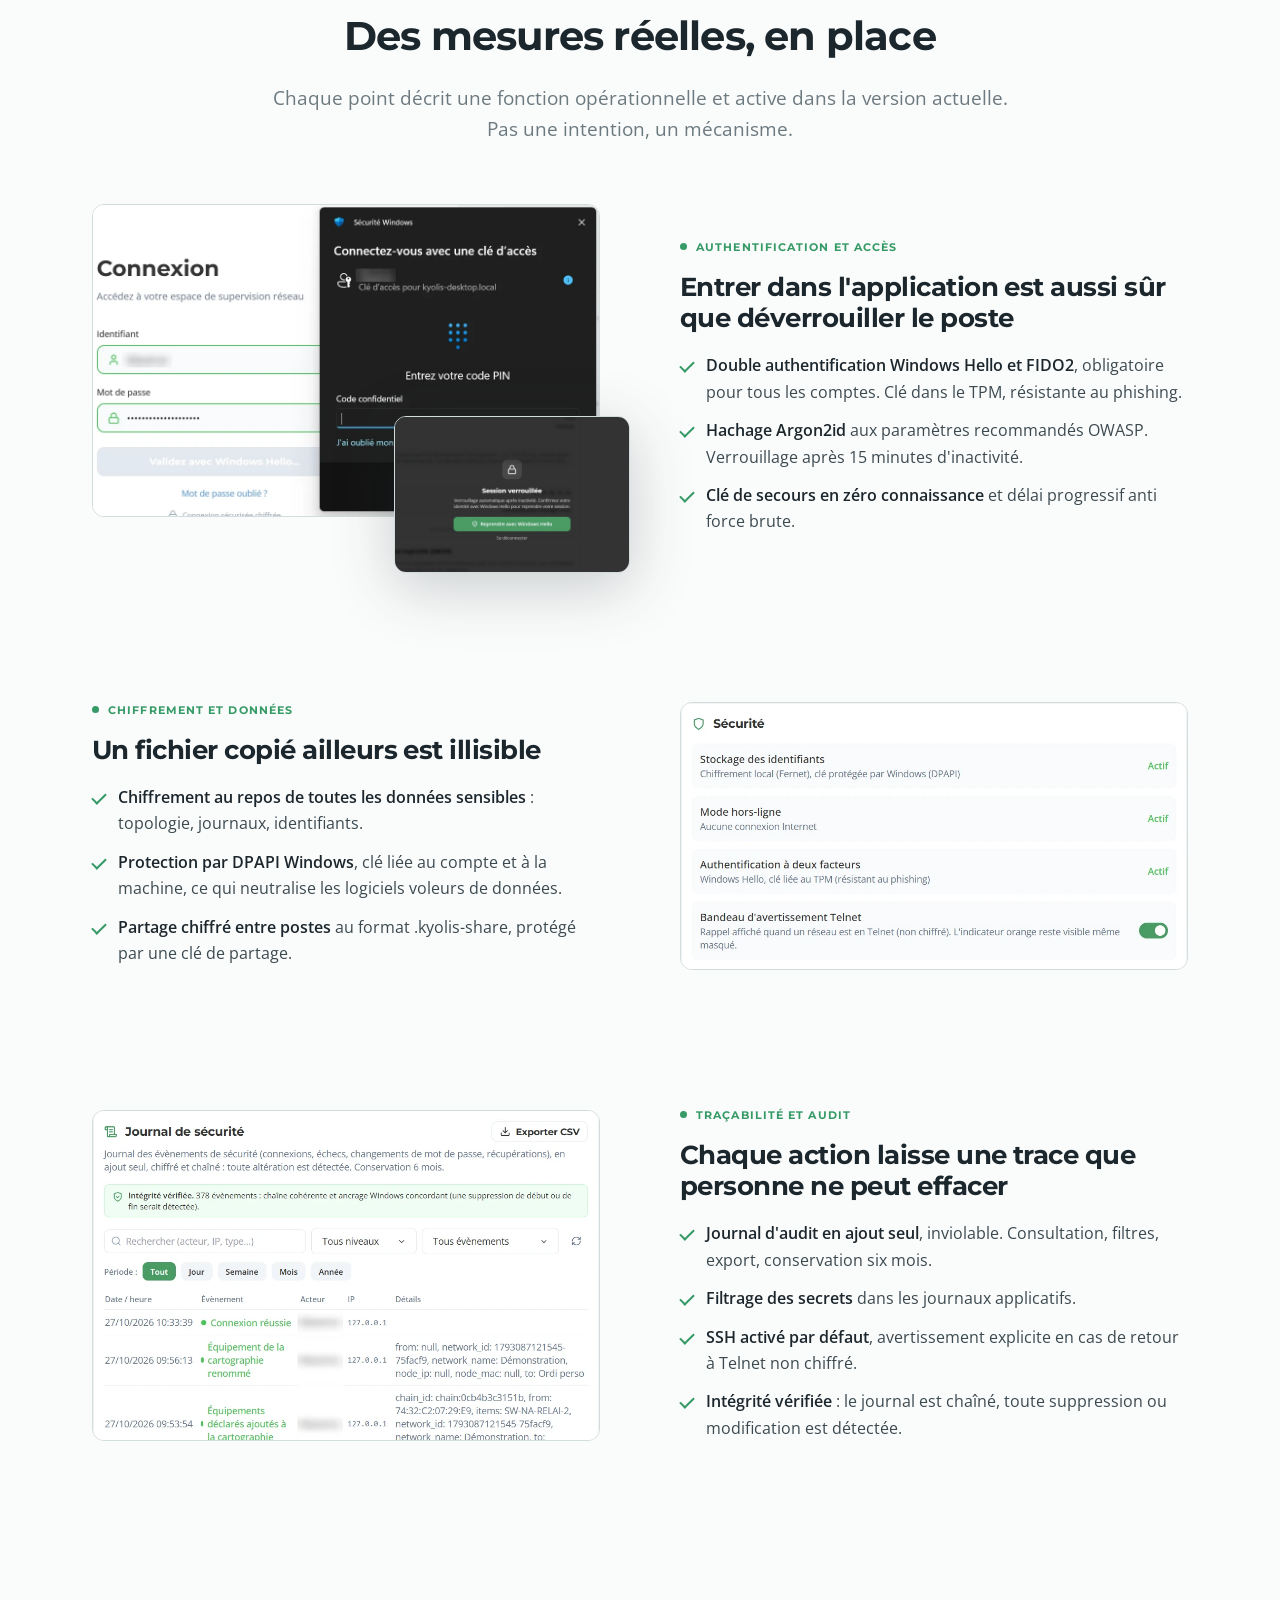
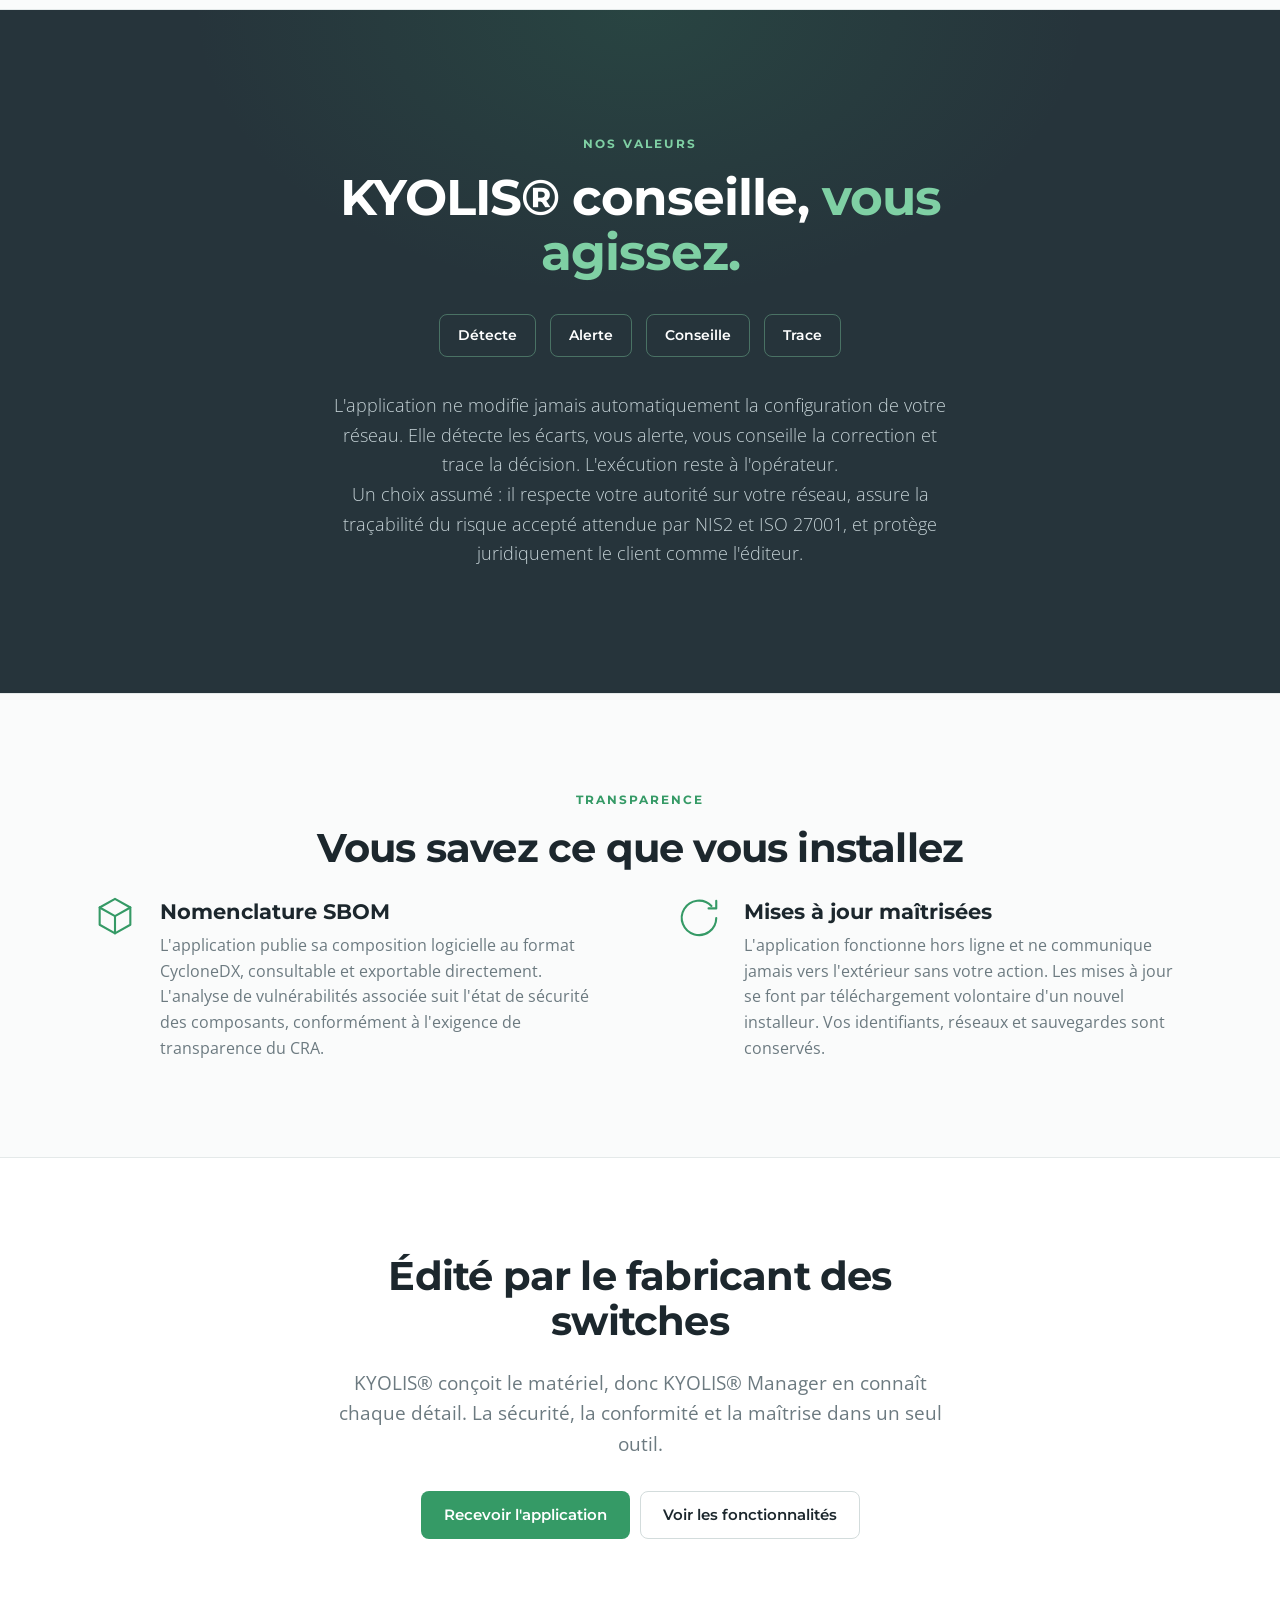
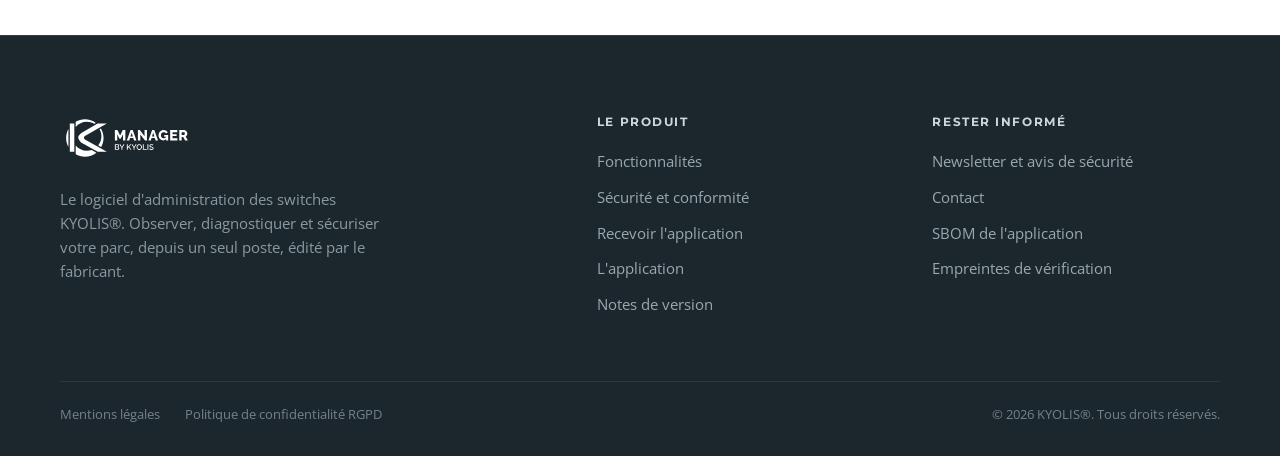
<file: pages/securite.html>
<!DOCTYPE html>
<html lang="fr">
<head>
<meta charset="utf-8">
<meta name="viewport" content="width=device-width, initial-scale=1">
<title>Sécurité et conformité — KYOLIS® Manager</title>
<link rel="stylesheet" href="../css/tokens.css">
<link rel="stylesheet" href="../css/base.css">
<link rel="stylesheet" href="../css/shared.css">
<link rel="stylesheet" href="../css/pages/securite.css">
</head>
<body>

<kyolis-header active="securite"></kyolis-header>

<!-- HERO -->
<section class="hero-lite">
  <div class="wrap">
    <div class="eyebrow">Sécurité et conformité</div>
    <h1>La sécurité n'est pas une option. <em>C'est la conception.</em></h1>
    <p class="lead">L'administration de switches pensée pour les PME françaises qui doivent atteindre, et démontrer, un niveau de conformité devenu obligatoire.</p>
    <div class="refs">
      <kyolis-badge>NIS2</kyolis-badge>
      <kyolis-badge>CRA</kyolis-badge>
      <kyolis-badge>ISO 27001</kyolis-badge>
    </div>
  </div>
</section>

<!-- RÉFÉRENTIELS -->
<section class="section">
  <div class="wrap">
    <div class="narrow center" data-reveal>
      <div class="eyebrow">Le cadre réglementaire</div>
      <h2>Quatre cadres, une même exigence</h2>
      <p class="lead">NIS2 s'applique aux PME, le CRA s'applique à KYOLIS® en tant que fabricant. L'application a été construite pour ces cadres dès la conception, pas adaptée après coup.</p>
    </div>
    <div class="refs-flow">
      <kyolis-media-item icon="shield" heading="NIS2" tag="Directive européenne, applicable aux PME" data-reveal>
        <p>Impose des mesures concrètes de cybersécurité et la traçabilité des décisions. L'application journalise, alerte et conserve la preuve des actions, sans se substituer à l'opérateur.</p>
      </kyolis-media-item>
      <kyolis-media-item icon="clock" heading="CRA, le Cyber Resilience Act" tag="Règlement européen, applicable au fabricant" data-reveal>
        <p>Impose la transparence logicielle, la gestion des vulnérabilités et la fourniture de mises à jour. L'application embarque sa nomenclature SBOM et son analyse de vulnérabilités.</p>
      </kyolis-media-item>
      <kyolis-media-item icon="building" heading="ANSSI" tag="Référentiel de bonnes pratiques" data-reveal>
        <p>Les recommandations de l'agence nationale guident les choix techniques : authentification forte, chiffrement, journalisation, durcissement des accès.</p>
      </kyolis-media-item>
      <kyolis-media-item icon="badge" heading="ISO 27001" tag="Norme de management de la sécurité" data-reveal>
        <p>La traçabilité du risque accepté et le respect de l'autorité de l'opérateur structurent le fonctionnement de l'application, en cohérence avec la norme.</p>
      </kyolis-media-item>
    </div>
  </div>
</section>

<!-- MESURES LIVRÉES -->
<section class="section section--paper">
  <div class="wrap">
    <div class="narrow center" data-reveal>
      <div class="eyebrow">La sécurité de KYOLIS® Manager</div>
      <h2>Des mesures réelles, en place</h2>
      <p class="lead">Chaque point décrit une fonction opérationnelle et active dans la version actuelle. Pas une intention, un mécanisme.</p>
    </div>

    <kyolis-measure-block icon="lock" src="../assets/img/app/windows-hello-cadre.webp" full="../assets/img/app/windows-hello.webp" inset="../assets/img/app/verrouillage.webp" inset-alt="Session verrouillée après inactivité, reprise avec Windows Hello" kicker="Authentification et accès" heading="Entrer dans l'application est aussi sûr que déverrouiller le poste" data-reveal>
      <ul class="check-list">
        <li><b>Double authentification Windows Hello et FIDO2</b>, obligatoire pour tous les comptes. Clé dans le TPM, résistante au phishing.</li>
        <li><b>Hachage Argon2id</b> aux paramètres recommandés OWASP. Verrouillage après 15 minutes d'inactivité.</li>
        <li><b>Clé de secours en zéro connaissance</b> et délai progressif anti force brute.</li>
      </ul>
    </kyolis-measure-block>

    <kyolis-measure-block icon="shield" src="../assets/img/app/parametres-securite-cadre.webp" full="../assets/img/app/parametres-securite.webp" kicker="Chiffrement et données" heading="Un fichier copié ailleurs est illisible" flip data-reveal>
      <ul class="check-list">
        <li><b>Chiffrement au repos de toutes les données sensibles</b> : topologie, journaux, identifiants.</li>
        <li><b>Protection par DPAPI Windows</b>, clé liée au compte et à la machine, ce qui neutralise les logiciels voleurs de données.</li>
        <li><b>Partage chiffré entre postes</b> au format .kyolis-share, protégé par une clé de partage.</li>
      </ul>
    </kyolis-measure-block>

    <kyolis-measure-block icon="doc" src="../assets/img/app/journal-securite-cadre.webp" full="../assets/img/app/journal-securite.webp" kicker="Traçabilité et audit" heading="Chaque action laisse une trace que personne ne peut effacer" data-reveal>
      <ul class="check-list">
        <li><b>Journal d'audit en ajout seul</b>, inviolable. Consultation, filtres, export, conservation six mois.</li>
        <li><b>Filtrage des secrets</b> dans les journaux applicatifs.</li>
        <li><b>SSH activé par défaut</b>, avertissement explicite en cas de retour à Telnet non chiffré.</li>
        <li><b>Intégrité vérifiée</b> : le journal est chaîné, toute suppression ou modification est détectée.</li>
      </ul>
    </kyolis-measure-block>
  </div>
</section>

<!-- POSTURE (intensité forte) -->
<kyolis-posture dark data-reveal>
  <p>L'application ne modifie jamais automatiquement la configuration de votre réseau. Elle détecte les écarts, vous alerte, vous conseille la correction et trace la décision. L'exécution reste à l'opérateur.</p>
  <p>Un choix assumé : il respecte votre autorité sur votre réseau, assure la traçabilité du risque accepté attendue par NIS2 et ISO 27001, et protège juridiquement le client comme l'éditeur.</p>
</kyolis-posture>

<!-- TRANSPARENCE -->
<section class="section section--paper">
  <div class="wrap">
    <div class="narrow center" data-reveal>
      <div class="eyebrow">Transparence</div>
      <h2>Vous savez ce que vous installez</h2>
    </div>
    <div class="trans-cols">
      <kyolis-media-item icon="cube" heading="Nomenclature SBOM" data-reveal>
        <p>L'application publie sa composition logicielle au format CycloneDX, consultable et exportable directement. L'analyse de vulnérabilités associée suit l'état de sécurité des composants, conformément à l'exigence de transparence du CRA.</p>
      </kyolis-media-item>
      <kyolis-media-item icon="refresh" heading="Mises à jour maîtrisées" data-reveal>
        <p>L'application fonctionne hors ligne et ne communique jamais vers l'extérieur sans votre action. Les mises à jour se font par téléchargement volontaire d'un nouvel installeur. Vos identifiants, réseaux et sauvegardes sont conservés.</p>
      </kyolis-media-item>
    </div>
  </div>
</section>

<!-- CTA -->
<section class="section cta-band">
  <div class="wrap narrow" data-reveal>
    <h2>Édité par le fabricant des switches</h2>
    <p class="lead">KYOLIS® conçoit le matériel, donc KYOLIS® Manager en connaît chaque détail. La sécurité, la conformité et la maîtrise dans un seul outil.</p>
    <div class="cta-band__actions">
      <kyolis-button href="demande-acces.html">Recevoir l'application</kyolis-button>
      <kyolis-button href="fonctionnalites.html" variant="ghost">Voir les fonctionnalités</kyolis-button>
    </div>
  </div>
</section>

<kyolis-footer></kyolis-footer>

<script type="module" src="../js/main.js"></script>
</body>
</html>
</file>
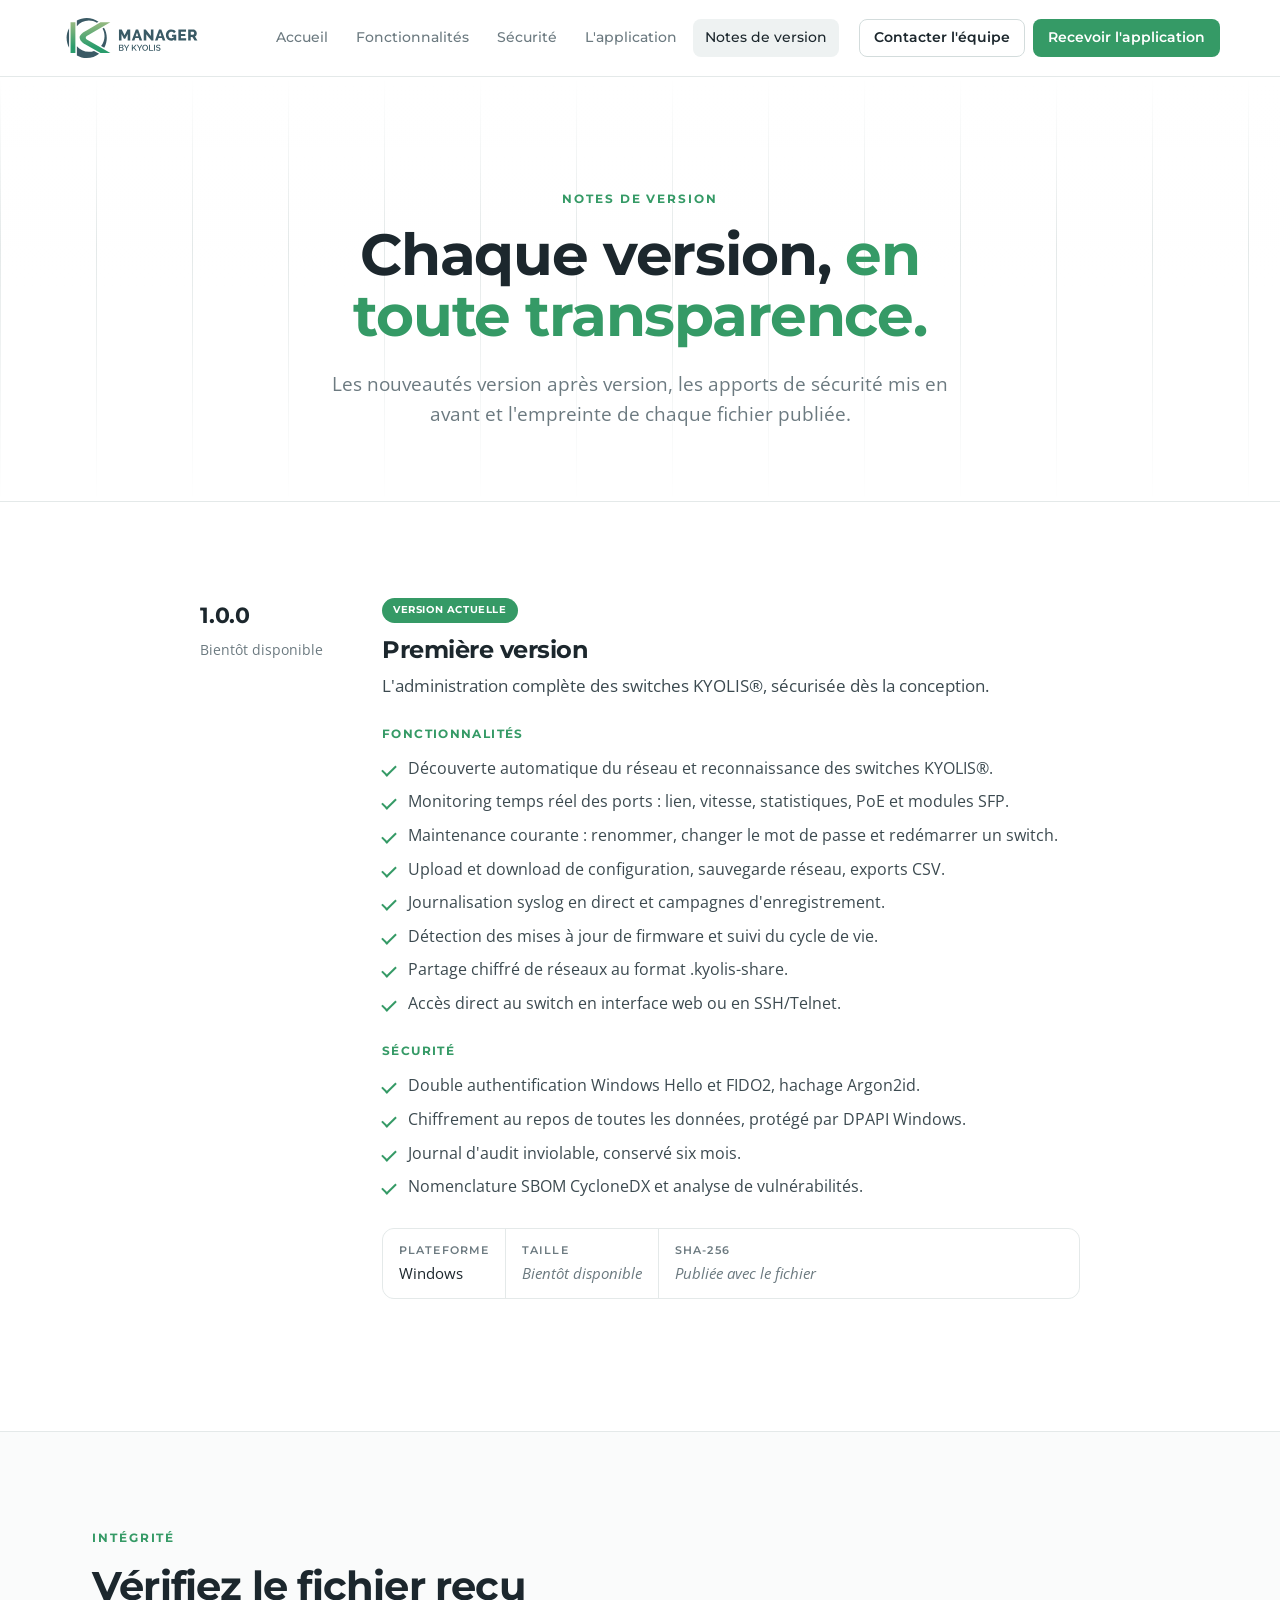
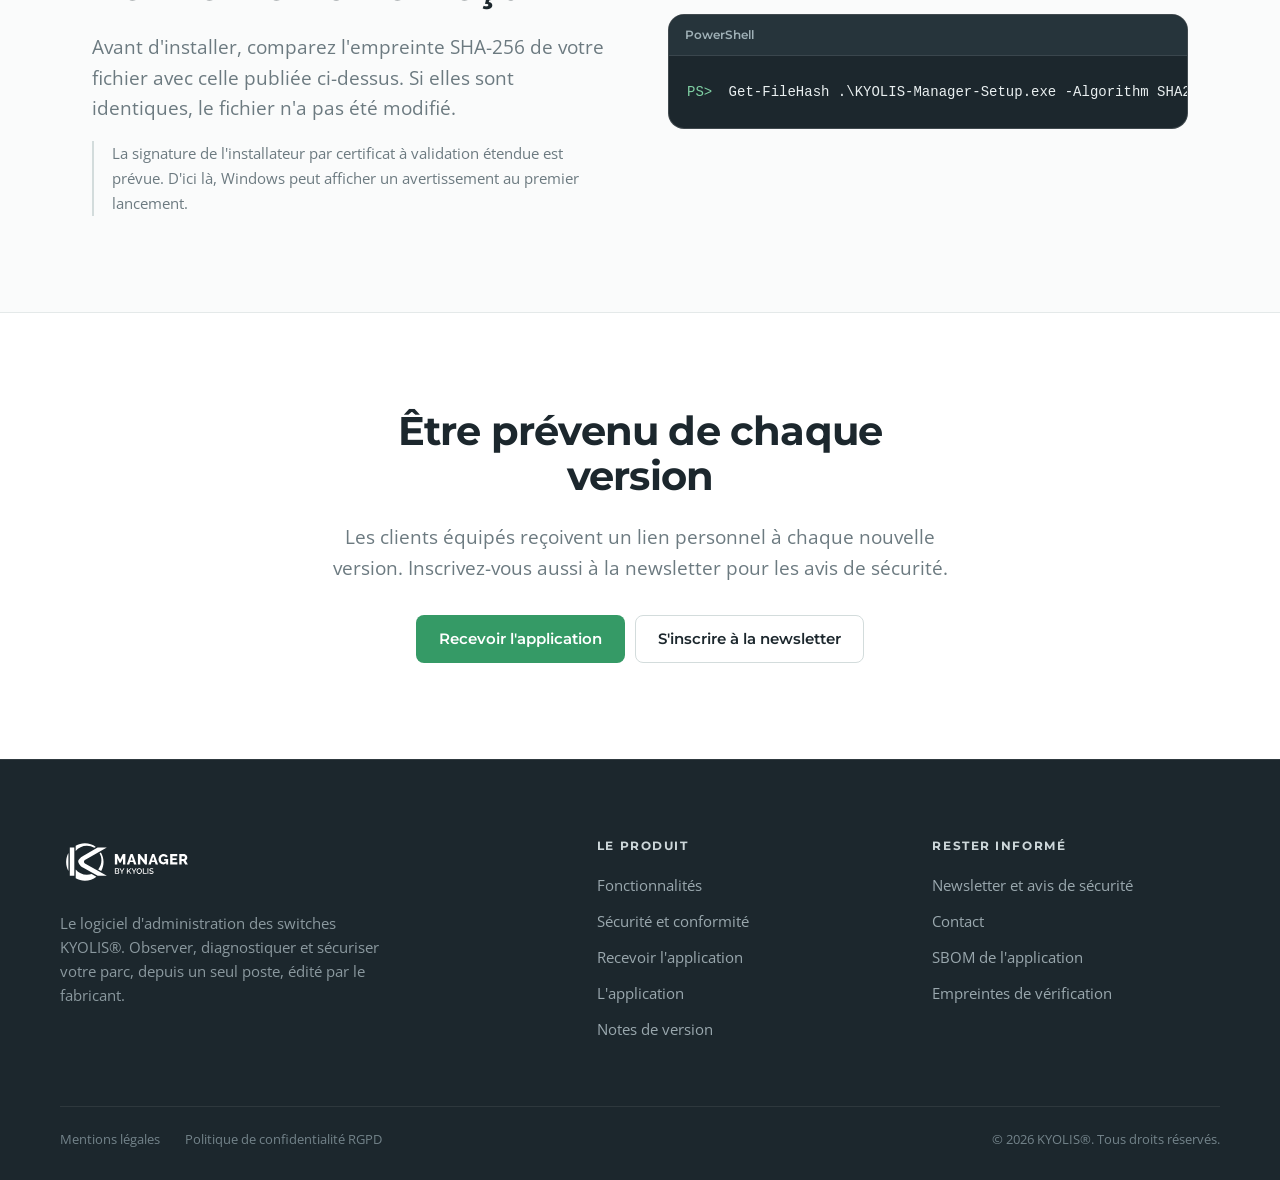
<file: pages/versions.html>
<!DOCTYPE html>
<html lang="fr">
<head>
<meta charset="utf-8">
<meta name="viewport" content="width=device-width, initial-scale=1">
<title>Notes de version — KYOLIS® Manager</title>
<meta name="description" content="Toutes les versions de KYOLIS® Manager, avec leurs nouveautés, leurs apports de sécurité et leur empreinte SHA-256.">
<link rel="stylesheet" href="../css/tokens.css">
<link rel="stylesheet" href="../css/base.css">
<link rel="stylesheet" href="../css/shared.css">
<link rel="stylesheet" href="../css/pages/versions.css">
</head>
<body>

<kyolis-header active="versions"></kyolis-header>

<section class="hero-lite">
  <div class="wrap">
    <div class="eyebrow">Notes de version</div>
    <h1>Chaque version, <em>en toute transparence.</em></h1>
    <p class="lead">Les nouveautés version après version, les apports de sécurité mis en avant et l'empreinte de chaque fichier publiée.</p>
  </div>
</section>

<section class="section">
  <div class="wrap">
    <kyolis-release-list src="../data/releases.json"></kyolis-release-list>
  </div>
</section>

<!-- VÉRIFIER UN FICHIER -->
<section class="section section--paper" id="verifier">
  <div class="wrap verify">
    <div data-reveal>
      <div class="eyebrow">Intégrité</div>
      <h2>Vérifiez le fichier reçu</h2>
      <p class="lead">Avant d'installer, comparez l'empreinte SHA-256 de votre fichier avec celle publiée ci-dessus. Si elles sont identiques, le fichier n'a pas été modifié.</p>
      <p class="note">La signature de l'installateur par certificat à validation étendue est prévue. D'ici là, Windows peut afficher un avertissement au premier lancement.</p>
    </div>
    <div class="term" data-reveal>
      <div class="term__bar">PowerShell</div>
      <pre><code><span class="term__prompt">PS&gt;</span> Get-FileHash .\KYOLIS-Manager-Setup.exe -Algorithm SHA256</code></pre>
    </div>
  </div>
</section>

<!-- CTA -->
<section class="section cta-band">
  <div class="wrap" data-reveal>
    <h2>Être prévenu de chaque version</h2>
    <p class="lead">Les clients équipés reçoivent un lien personnel à chaque nouvelle version. Inscrivez-vous aussi à la newsletter pour les avis de sécurité.</p>
    <div class="cta-band__actions">
      <kyolis-button href="demande-acces.html">Recevoir l'application</kyolis-button>
      <kyolis-button href="ressources.html#newsletter" variant="ghost">S'inscrire à la newsletter</kyolis-button>
    </div>
  </div>
</section>

<kyolis-footer></kyolis-footer>

<script type="module" src="../js/main.js"></script>
</body>
</html>
</file>
<file: css/tokens.css>
/* =====================================================================
   KYOLIS Manager — Design tokens
   Source unique de la charte. Défini sur :root, donc hérité partout,
   y compris à travers le shadow DOM des composants (les custom
   properties CSS traversent la frontière du shadow DOM).
   Ne jamais coder une couleur en dur ailleurs : toujours via var(--*).

   Couleurs et polices = charte KYOLIS. La structure (échelle de
   surfaces, filets de 1px au lieu d'ombres, rayons serrés, rythme de
   section de 96px, un seul bouton principal) s'inspire de Raycast.
   ===================================================================== */
:root{
  /* Couleurs neutres */
  --color-white:#ffffff;
  --color-ink:#1c272d;
  --color-paper:#fafbfb;
  --color-mist:#eef2f2;
  --color-line:#e4e9e9;
  --color-line-strong:#d3dcdc;
  --color-gray:#6c7a80;
  --color-body:#3c4a50;

  /* Couleurs KYOLIS */
  --color-petrol:#445760;
  --color-petrol-deep:#33444c;
  --color-petrol-darker:#26343b;
  --color-green:#359a66;
  --color-green-deep:#2c8557;
  --color-green-soft:#7fd0a4;
  --color-green-pale:#f1f8f4;
  --color-red:#d32f2f;

  /* Dégradé vert KYOLIS (charte) : survol des boutons principaux (au repos, vert plein) */
  --gradient-green-kyolis:linear-gradient(to right,
    #7ec661,   /* vert clair */
    #47ae60,   /* vert moyen */
    #22a472);  /* vert foncé */

  /* Statut d'avertissement : réservé aux illustrations d'interface
     (comme les accents de Raycast, jamais sur les boutons ni le texte) */
  --color-amber:#e0a030;
  --color-red-soft:#f28b82;   /* rouge lisible sur fond sombre */

  /* Échelle de surfaces sombres (sections pétrole, maquettes d'app).
     La profondeur vient de cette échelle, pas d'ombres portées. */
  --dark-0:var(--color-ink);           /* fond de page sombre */
  --dark-1:var(--color-petrol-darker); /* carte */
  --dark-2:var(--color-petrol-deep);   /* carte surélevée, ligne active */
  --dark-3:var(--color-petrol);        /* touche, pastille */
  --dark-line:rgba(255,255,255,.09);
  --dark-line-strong:rgba(255,255,255,.16);
  --dark-text:#e9eff0;
  --dark-mute:#9fb0b6;

  /* Typographie */
  --font-display:"Montserrat",system-ui,sans-serif;
  --font-body:"Open Sans",system-ui,sans-serif;
  --font-mono:ui-monospace,"Cascadia Mono","Consolas",monospace;

  --text-xs:12px;
  --text-sm:14.5px;
  --text-base:17px;
  --text-lg:19px;
  --text-xl:20px;
  --h3:21px;
  --h2:40px;
  --h1:58px;

  /* Échelle d'espacement */
  --space-1:8px;
  --space-2:16px;
  --space-3:24px;
  --space-4:32px;
  --space-6:48px;
  --space-8:64px;
  --space-10:80px;
  --space-12:96px;   /* rythme de section */
  --space-13:104px;

  /* Rayons : vocabulaire serré (4 à 16px), pastille réservée aux onglets */
  --radius-xs:4px;   /* touche, petite étiquette */
  --radius-sm:6px;   /* ligne de liste, mini-bouton */
  --radius-md:8px;   /* bouton, champ */
  --radius-lg:12px;  /* carte */
  --radius-xl:16px;  /* grande maquette, formulaire */
  --radius-pill:100px;

  /* Divers */
  --maxw:1160px;
  --ease:.2s ease;
}
</file>
<file: css/base.css>
/* =====================================================================
   KYOLIS Manager — Base
   Reset léger, polices, styles des éléments de contenu en light DOM.
   Les composants encapsulés gèrent leur propre style ; ce fichier ne
   couvre que le document hôte et le contenu rédactionnel des pages.
   ---------------------------------------------------------------------
   POLICES : servies par le site lui-même (assets/fonts/, licence OFL),
   jamais par Google. Aucune adresse IP de visiteur ne part chez un tiers,
   ce que promet la politique de confidentialité. Fichiers repris des
   paquets Fontsource de l'application (sous-ensemble latin, accents compris).
   ===================================================================== */
@font-face{font-family:"Montserrat";src:url("../assets/fonts/montserrat-latin-500-normal.woff2") format("woff2");font-weight:500;font-display:swap}
@font-face{font-family:"Montserrat";src:url("../assets/fonts/montserrat-latin-600-normal.woff2") format("woff2");font-weight:600;font-display:swap}
@font-face{font-family:"Montserrat";src:url("../assets/fonts/montserrat-latin-700-normal.woff2") format("woff2");font-weight:700;font-display:swap}
@font-face{font-family:"Montserrat";src:url("../assets/fonts/montserrat-latin-800-normal.woff2") format("woff2");font-weight:800;font-display:swap}
@font-face{font-family:"Open Sans";src:url("../assets/fonts/open-sans-latin-300-normal.woff2") format("woff2");font-weight:300;font-display:swap}
@font-face{font-family:"Open Sans";src:url("../assets/fonts/open-sans-latin-400-normal.woff2") format("woff2");font-weight:400;font-display:swap}
@font-face{font-family:"Open Sans";src:url("../assets/fonts/open-sans-latin-400-italic.woff2") format("woff2");font-weight:400;font-style:italic;font-display:swap}
@font-face{font-family:"Open Sans";src:url("../assets/fonts/open-sans-latin-600-normal.woff2") format("woff2");font-weight:600;font-display:swap}

*{box-sizing:border-box;margin:0;padding:0}
html{scroll-behavior:smooth}
body{
  font-family:var(--font-body);
  color:var(--color-ink);
  background:var(--color-white);
  line-height:1.65;
  font-size:var(--text-base);
  -webkit-font-smoothing:antialiased;
}
img{max-width:100%;display:block}

/* Conteneur de largeur, utilisé en light DOM par les pages */
.wrap{max-width:var(--maxw);margin:0 auto;padding:0 var(--space-4)}
.narrow{max-width:760px;margin:0 auto}
.center{text-align:center}
@media(max-width:560px){.wrap{padding:0 var(--space-2)}}

/* Titres de contenu en light DOM (indexables).
   Graisse 700 et approche serrée : plus de retenue que le 900 d'origine. */
h1,h2,h3{font-family:var(--font-display);letter-spacing:-.02em;color:var(--color-ink);line-height:1.12}
h2{font-size:var(--h2);font-weight:700;margin-bottom:var(--space-3)}
.lead{font-size:var(--text-lg);color:var(--color-gray);font-weight:400;line-height:1.6}
@media(max-width:680px){h2{font-size:30px}.lead{font-size:17px}}

/* Eyebrow réutilisé en light DOM */
.eyebrow{font-family:var(--font-display);font-weight:700;text-transform:uppercase;letter-spacing:.16em;font-size:var(--text-xs);color:var(--color-green);margin-bottom:var(--space-2)}

/* Sections : rythme constant de 96px */
.section{padding:var(--space-12) 0}
.section--paper{background:var(--color-paper);border-top:1px solid var(--color-line);border-bottom:1px solid var(--color-line)}
@media(max-width:680px){.section{padding:var(--space-8) 0}}

/* Accessibilité : focus visible global */
:focus-visible{outline:2px solid var(--color-green);outline-offset:3px;border-radius:4px}

/* Mouvement réduit respecté globalement */
@media (prefers-reduced-motion:reduce){
  html{scroll-behavior:auto}
  *{animation:none!important;transition:none!important}
}
</file>
<file: css/shared.css>
/* =====================================================================
   Utilitaires partagés entre plusieurs pages (light DOM).
   Motifs récurrents qui ne méritent pas un composant mais sont réutilisés.
   ===================================================================== */

/* Liste à puce verte "check", utilisée dans les slots des blocs mesure
   et fonctionnalité. ::slotted ne stylant pas les descendants, ces règles
   vivent en light DOM (le <ul> est dans la page, projeté dans le slot). */
.check-list{list-style:none;margin:0;padding:0}
.check-list li{position:relative;padding-left:26px;margin-bottom:12px;color:var(--color-body);font-size:16px}
.check-list li::before{
  content:"";position:absolute;left:0;top:9px;width:12px;height:6px;
  border-left:2px solid var(--color-green);border-bottom:2px solid var(--color-green);
  transform:rotate(-45deg);
}
.check-list li b{color:var(--color-ink);font-weight:600}

/* Note encadrée discrète (feuille de route, mises à jour) */
.note{font-size:15px;color:var(--color-gray);border-left:2px solid var(--color-line-strong);
  padding-left:18px;margin:18px auto 0;max-width:60ch}

/* Grille de cartes générique 3 colonnes */
.grid-3{display:grid;grid-template-columns:repeat(3,1fr);gap:16px;margin-top:56px}
@media(max-width:860px){.grid-3{grid-template-columns:1fr}}

/* Carte claire générique : filet de 1px, pas d'ombre. Le survol
   renforce le filet au lieu de soulever la carte. */
.card{background:var(--color-white);border:1px solid var(--color-line);
  border-radius:var(--radius-lg);padding:28px;transition:border-color var(--ease)}
.card:hover{border-color:var(--color-line-strong)}

/* Hero clair centré, réutilisé par plusieurs pages secondaires */
.hero-lite{padding:112px 0 72px;text-align:center;border-bottom:1px solid var(--color-line);
  background:
    linear-gradient(var(--color-white),rgba(255,255,255,0) 40%,var(--color-white)),
    repeating-linear-gradient(90deg,var(--color-line) 0 1px,transparent 1px 96px)}
.hero-lite h1{font-size:var(--h1);line-height:1.05;margin:0 auto 22px;max-width:18ch;font-weight:700}
.hero-lite h1 em{font-style:normal;color:var(--color-green)}
.hero-lite .lead{max-width:60ch;margin:0 auto}
.hero-lite .refs{display:flex;justify-content:center;flex-wrap:wrap;gap:10px;margin-top:40px}
@media(max-width:680px){.hero-lite{padding:72px 0 56px}.hero-lite h1{font-size:36px}}

/* Section sombre (échelle pétrole). Le texte passe en clair. */
.dark{background:var(--dark-0);color:var(--dark-text)}
.dark h1,.dark h2,.dark h3{color:var(--color-white)}
.dark .lead{color:var(--dark-mute)}
.dark .eyebrow{color:var(--color-green-soft)}

/* Touche de clavier / étiquette courte (inspirée des keycaps Raycast) */
.key{display:inline-flex;align-items:center;font-family:var(--font-display);font-weight:600;
  font-size:12px;line-height:1;padding:5px 8px;border-radius:var(--radius-xs);
  border:1px solid var(--color-line-strong);background:var(--color-white);color:var(--color-petrol)}

/* Bandeau d'appel final, identique sur toutes les pages */
.cta-band{text-align:center}
.cta-band h2{max-width:20ch;margin-left:auto;margin-right:auto}
.cta-band .lead{max-width:56ch;margin:0 auto 32px}
.cta-band__actions{display:flex;justify-content:center;flex-wrap:wrap;gap:10px}
</file>
<file: css/pages/home.css>
/* =====================================================================
   Page Accueil — styles des sections propres à cette page (light DOM).
   Règle : on ne crée un composant que pour ce qui est réutilisé.
   Les layouts uniques (hero, grilles) vivent ici en classes de page.
   ===================================================================== */

/* Hero sombre. L'en-tête sombre est collant : on remonte le héros
   dessous pour une continuité totale. */
.hero{position:relative;overflow:hidden;margin-top:-77px;padding:180px 0 0;text-align:center}
.hero .wrap{position:relative}
.hero__text{max-width:860px;margin:0 auto}
.hero__title{font-size:var(--h1);line-height:1.05;margin-bottom:22px;font-weight:700}
.hero__title em{font-style:normal;color:var(--color-green-soft)}
.hero__lead{margin:0 auto 32px;max-width:62ch}
.hero__actions{display:flex;flex-wrap:wrap;gap:10px;justify-content:center}
.hero__os{margin-top:16px;font-size:13px;color:var(--dark-mute)}
.hero__visual{margin:64px auto 0;max-width:1000px;position:relative}
/* Le bas de la maquette se fond dans la section suivante */
.hero__visual::after{content:"";position:absolute;left:-1px;right:-1px;bottom:-1px;height:90px;
  background:linear-gradient(transparent,var(--dark-0))}

/* Pastille flottante posée sur la maquette */
/* Posée à cheval sur le coin haut droit de la fenêtre : ne masque aucune donnée */
.hero__float{position:absolute;z-index:2;right:-24px;top:-30px;display:flex;align-items:center;gap:12px;
  padding:12px 14px;text-align:left;color:var(--color-green-soft);
  background:var(--dark-1);border:1px solid var(--dark-line-strong);border-radius:var(--radius-lg)}
.hero__float b{display:block;font-family:var(--font-display);font-weight:600;font-size:14px;color:var(--color-white)}
.hero__float span{font-size:12px;color:var(--dark-mute)}
@media(max-width:700px){.hero__float{display:none}}

/* Moment signature (un seul par page, comme le bandeau de Raycast) :
   des bandes diagonales vertes KYOLIS derrière le produit. */
.hero__stripes{position:absolute;left:50%;top:330px;width:1400px;height:620px;transform:translateX(-50%);
  background:repeating-linear-gradient(115deg,
    rgba(53,154,102,0) 0 70px,
    rgba(53,154,102,.22) 70px 130px,
    rgba(53,154,102,0) 130px 200px);
  -webkit-mask-image:radial-gradient(50% 50% at 50% 50%,#000 20%,transparent 75%);
  mask-image:radial-gradient(50% 50% at 50% 50%,#000 20%,transparent 75%);
  pointer-events:none}
@media(max-width:900px){.hero{padding-top:128px}.hero__title{font-size:40px}.hero__visual{margin-top:48px}}
@media(max-width:560px){.hero__title{font-size:33px}}

/* Comment ça marche : cartes sur l'échelle sombre */
.steps{padding:56px 0 var(--space-12)}
.steps__row{display:grid;grid-template-columns:repeat(3,1fr);gap:16px;margin-top:40px}
.step{background:var(--dark-1);border:1px solid var(--dark-line);border-radius:var(--radius-lg);padding:28px;text-align:left;
  transition:border-color var(--ease)}
.step:hover{border-color:var(--dark-line-strong)}
.step h3{font-size:19px;font-weight:700;margin-bottom:8px;color:var(--color-green-soft)}
.step p{font-size:15px;color:var(--dark-mute)}
@media(max-width:760px){.steps__row{grid-template-columns:1fr}}

/* Bénéfices : cartes à filet */
.benefits{display:grid;grid-template-columns:repeat(2,1fr);gap:16px;margin-top:56px}
.benefit{padding:32px}
@media(max-width:760px){.benefits{grid-template-columns:1fr}}

/* Piliers */
.pillars{display:grid;grid-template-columns:repeat(4,1fr);gap:16px;margin-top:56px}
.pillar{color:var(--color-green)}
.pillar h3{font-size:16px;font-weight:700;margin:16px 0 8px;letter-spacing:-.01em}
.pillar p{font-size:14.5px;color:var(--color-gray)}
@media(max-width:980px){.pillars{grid-template-columns:repeat(2,1fr)}}
@media(max-width:560px){.pillars{grid-template-columns:1fr}}

/* Parcours d'accès */
.journey{list-style:none;display:grid;grid-template-columns:repeat(4,1fr);gap:16px;margin-top:56px}
.journey .key{margin-bottom:16px}
.journey h3{font-size:16.5px;font-weight:700;margin-bottom:6px;letter-spacing:-.01em}
.journey p{font-size:14.5px;color:var(--color-gray)}
@media(max-width:980px){.journey{grid-template-columns:repeat(2,1fr)}}
@media(max-width:560px){.journey{grid-template-columns:1fr}}
</file>
<file: css/pages/legal.css>
/* =====================================================================
   Pages légales : mentions légales et politique de confidentialité.
   Texte long : colonne de lecture étroite, titres de section sobres.
   ===================================================================== */
.legal{max-width:760px;margin:0 auto}
.legal h2{font-size:22px;font-weight:700;margin:48px 0 14px;color:var(--color-ink)}
.legal h2:first-child{margin-top:0}
.legal p,.legal li{font-size:16px;line-height:1.7;color:var(--color-body)}
.legal p{margin:0 0 14px}
.legal ul{margin:0 0 14px;padding-left:20px}
.legal li{margin-bottom:6px}
.legal a{color:var(--color-green-deep);font-weight:600}
.legal .maj{font-size:14px;color:var(--color-gray);margin-top:40px}

/* Encadré « en bref » */
.legal-bref{border:1px solid var(--color-line);border-left:3px solid var(--color-green);border-radius:var(--radius-md);
  background:var(--color-green-pale);padding:20px 24px;margin:0 0 8px}
.legal-bref ul{margin:0}

/* Tableau des traitements */
.legal-table-wrap{overflow-x:auto;margin:0 0 14px;border:1px solid var(--color-line);border-radius:var(--radius-md)}
.legal-table{width:100%;border-collapse:collapse;font-size:14.5px;min-width:620px}
.legal-table th{text-align:left;font-family:var(--font-display);font-size:12px;text-transform:uppercase;letter-spacing:.06em;
  color:var(--color-gray);background:var(--color-paper);padding:12px 14px;border-bottom:1px solid var(--color-line)}
.legal-table td{padding:12px 14px;border-bottom:1px solid var(--color-line);color:var(--color-body);vertical-align:top;line-height:1.55}
.legal-table tr:last-child td{border-bottom:none}
.legal-table td:first-child{font-weight:600;color:var(--color-ink)}
</file>
<file: css/pages/demande-acces.css>
/* =====================================================================
   Page « Demander l'accès » — layouts propres (light DOM).
   ===================================================================== */

/* En-tête : deux colonnes (argumentaire + formulaire). */
.req{padding:104px 0 var(--space-12);border-bottom:1px solid var(--color-line);
  background:
    linear-gradient(var(--color-white),rgba(255,255,255,0) 30%,var(--color-white) 90%),
    repeating-linear-gradient(90deg,var(--color-line) 0 1px,transparent 1px 96px)}
.req__grid{display:grid;grid-template-columns:1fr 1fr;gap:64px;align-items:start}
.req__pitch{position:sticky;top:112px}
.req__pitch h1{font-size:48px;line-height:1.06;letter-spacing:-.02em;font-weight:700;
  color:var(--color-ink);margin:12px 0 20px;max-width:15ch}
.req__pitch .lead{font-size:18px;max-width:48ch;margin:0 0 40px}

/* Parcours en étapes verticales reliées */
.flow{counter-reset:f;list-style:none;margin:0;padding:0}
.flow li{position:relative;padding:0 0 26px 48px}
.flow li:last-child{padding-bottom:0}
.flow li::before{content:counter(f);counter-increment:f;position:absolute;left:0;top:0;
  width:28px;height:28px;border-radius:var(--radius-sm);background:var(--color-white);
  color:var(--color-petrol);border:1px solid var(--color-line-strong);
  font-family:var(--font-display);font-weight:600;font-size:13px;
  display:flex;align-items:center;justify-content:center}
.flow li::after{content:"";position:absolute;left:13.5px;top:34px;bottom:4px;width:1px;background:var(--color-line)}
.flow li:last-child::after{display:none}
.flow h3{font-family:var(--font-display);font-size:16px;font-weight:700;color:var(--color-ink);margin:3px 0 4px;letter-spacing:-.01em}
.flow p{font-size:14.5px;line-height:1.55;color:var(--color-gray);margin:0;max-width:42ch}

/* Carte formulaire : filet de 1px, pas d'ombre portée */
.req-form{background:var(--color-white);border:1px solid var(--color-line-strong);
  border-radius:var(--radius-xl);padding:32px;text-align:left}
.req-form__title{font-family:var(--font-display);font-size:21px;font-weight:700;
  color:var(--color-ink);margin:0 0 6px;letter-spacing:-.01em}
.req-form__sub{font-size:14px;color:var(--color-gray);margin:0 0 22px}
.req-form fieldset{border:none;border-top:1px solid var(--color-line);padding:18px 0 4px;margin:0}
.req-form legend{font-family:var(--font-display);font-weight:700;font-size:11px;letter-spacing:.12em;
  text-transform:uppercase;color:var(--color-green);padding-right:10px}
.req-form .row{display:grid;grid-template-columns:1fr 1fr;gap:14px}
.req-form .field{margin-bottom:16px}
.req-form label{display:block;font-family:var(--font-display);font-weight:600;
  font-size:13px;color:var(--color-ink);margin-bottom:6px}
.req-form input,.req-form select,.req-form textarea{
  width:100%;box-sizing:border-box;font-family:var(--font-body);font-size:15px;
  color:var(--color-ink);background:var(--color-paper);
  border:1px solid var(--color-line-strong);border-radius:var(--radius-md);padding:11px 13px;
  transition:border-color var(--ease),background var(--ease)}
.req-form select{appearance:none;cursor:pointer;
  background-image:linear-gradient(45deg,transparent 50%,var(--color-gray) 50%),linear-gradient(135deg,var(--color-gray) 50%,transparent 50%);
  background-position:calc(100% - 18px) 50%,calc(100% - 13px) 50%;background-size:5px 5px;background-repeat:no-repeat}
.req-form input::placeholder,.req-form textarea::placeholder{color:#9aa6ab}
.req-form input:hover,.req-form select:hover,.req-form textarea:hover{border-color:var(--color-gray)}
.req-form input:focus,.req-form select:focus,.req-form textarea:focus{
  outline:none;border-color:var(--color-green);background-color:var(--color-white)}
.req-form textarea{min-height:100px;resize:vertical}
.req-form button{width:100%;font-family:var(--font-display);font-weight:600;font-size:15px;
  color:var(--color-white);background:var(--color-green);border:none;cursor:pointer;
  height:48px;border-radius:var(--radius-md);margin-top:8px;
  position:relative;isolation:isolate;overflow:hidden}
.req-form button::before,
.nl-modal__actions button[data-nl="keep"]::before{content:"";position:absolute;inset:0;z-index:-1;
  background:var(--gradient-green-kyolis);opacity:0;transition:opacity var(--ease)}
.req-form button:hover::before,
.nl-modal__actions button[data-nl="keep"]:hover::before{opacity:1}
.req-form button:focus-visible{outline:2px solid var(--color-green);outline-offset:3px}
.req-form button:disabled{opacity:.7;cursor:progress}
.req-form__error{margin:8px 0 0;padding:11px 14px;border-radius:var(--radius-md);font-size:14px;line-height:1.5;
  color:var(--color-red);background:#fdf1f1;border:1px solid rgba(211,47,47,.25)}
.req-form .form-note{font-size:12.5px;line-height:1.5;color:var(--color-gray);margin:14px 0 0;text-align:center}
/* Champ piège anti-spam : hors écran */
.req-form .hp{position:absolute;left:-9999px;width:1px;height:1px;overflow:hidden}

/* Prérequis */
.req-item{text-align:left}
.req-item__ic{display:inline-flex;align-items:center;justify-content:center;
  width:44px;height:44px;border-radius:var(--radius-md);background:var(--color-green-pale);
  border:1px solid rgba(53,154,102,.2);color:var(--color-green);margin-bottom:16px}
.req-item h3{font-size:16.5px;font-weight:700;margin:0 0 6px;color:var(--color-ink)}
.req-item p{font-size:14.5px;line-height:1.55;color:var(--color-gray);margin:0}
.req-item a{color:var(--color-green-deep);font-weight:600;text-decoration:none}
.req-item a:hover{text-decoration:underline}

/* Case newsletter */
.nl-check{display:flex;gap:11px;align-items:flex-start;cursor:pointer;
  font-size:13.5px;line-height:1.5;color:var(--color-gray);margin:6px 0 8px}
.nl-check input{width:18px;height:18px;margin:1px 0 0;flex:none;
  accent-color:var(--color-green);cursor:pointer}
.nl-note{font-size:12.5px;line-height:1.5;color:var(--color-gray);margin:0 0 8px 29px}
.req-form .form-note a{color:var(--color-green-deep);font-weight:600}
.req-form .form-note + .form-note{margin-top:6px}

/* Pop-up d'avertissement newsletter */
.nl-modal{position:fixed;inset:0;z-index:60;display:flex;align-items:center;justify-content:center;
  padding:24px;background:rgba(28,39,45,.55);backdrop-filter:blur(3px)}
.nl-modal[hidden]{display:none}
.nl-modal__card{background:var(--color-white);border:1px solid var(--color-line-strong);border-radius:var(--radius-xl);
  max-width:430px;width:100%;padding:28px;text-align:center;animation:nlpop .18s ease}
@keyframes nlpop{from{transform:scale(.96);opacity:0}to{transform:scale(1);opacity:1}}
.nl-modal__card h3{font-family:var(--font-display);font-size:19px;font-weight:700;
  color:var(--color-ink);margin:0 0 12px}
.nl-modal__card p{font-size:14.5px;line-height:1.6;color:var(--color-gray);margin:0 0 24px}
.nl-modal__actions{display:flex;flex-direction:column;gap:10px}
.nl-modal__actions button{font-family:var(--font-display);font-weight:600;font-size:14px;
  cursor:pointer;height:44px;border-radius:var(--radius-md);border:1px solid transparent;
  transition:background var(--ease),border-color var(--ease),color var(--ease)}
.nl-modal__actions button[data-nl="keep"]{background:var(--color-green);color:#fff;
  position:relative;isolation:isolate;overflow:hidden}
.nl-modal__actions button[data-nl="confirm"]{background:transparent;color:var(--color-gray);
  border-color:var(--color-line-strong)}
.nl-modal__actions button[data-nl="confirm"]:hover{border-color:var(--color-petrol);color:var(--color-ink)}

@media(max-width:900px){
  .req{padding:80px 0 64px}
  .req__grid{grid-template-columns:1fr;gap:48px}
  .req__pitch{position:static}
  .req__pitch h1{max-width:none;font-size:38px}
}
@media(max-width:680px){.req__pitch h1{font-size:33px}.req-form{padding:22px}}
@media(max-width:560px){.req-form .row{grid-template-columns:1fr;gap:0}}
</file>
<file: css/pages/ressources.css>
/* =====================================================================
   Page Ressources — layouts propres (light DOM).
   ===================================================================== */

/* FAQ */
.faq{max-width:820px;margin:48px auto 0}

/* Newsletter + contact */
.signup{display:grid;grid-template-columns:1fr 1fr;gap:16px;margin-top:48px}
.signup-box{background:var(--color-white);border:1px solid var(--color-line);border-radius:var(--radius-lg);padding:32px;color:var(--color-green)}
.signup-box h3{font-size:var(--h3);margin:16px 0 10px;color:var(--color-ink)}
.signup-box p{color:var(--color-gray);font-size:15.5px;margin-bottom:20px}
.signup-field{display:flex;gap:10px;flex-wrap:wrap;align-items:center}
.signup-field input{flex:1;min-width:200px;height:46px;padding:0 14px;border:1px solid var(--color-line-strong);
  border-radius:var(--radius-md);font-family:inherit;font-size:15px;color:var(--color-ink)}
.signup-field input:focus{outline:none;border-color:var(--color-green)}
.signup-box small{display:block;margin-top:12px;color:var(--color-gray);font-size:12.5px}
.signup-box small a{color:var(--color-green-deep);font-weight:600}
/* Bouton d'inscription : mêmes règles que <kyolis-button> (vert, dégradé au survol) */
.signup-btn{position:relative;isolation:isolate;overflow:hidden;height:46px;padding:0 22px;border:1px solid transparent;
  border-radius:var(--radius-md);background:var(--color-green);color:var(--color-white);cursor:pointer;
  font-family:var(--font-display);font-weight:600;font-size:15px;white-space:nowrap}
.signup-btn::before{content:"";position:absolute;inset:0;z-index:-1;background:var(--gradient-green-kyolis);
  opacity:0;transition:opacity var(--ease)}
.signup-btn:hover::before{opacity:1}
.signup-btn:focus-visible{outline:2px solid var(--color-green);outline-offset:3px}
.signup-btn:disabled{opacity:.7;cursor:progress}
.signup-hp{position:absolute;left:-9999px;width:1px;height:1px}
.signup-retour{margin:12px 0 0;font-size:14px;font-weight:600;color:var(--color-green-deep)}
.signup-retour.is-erreur{color:var(--color-red)}
.contact-lines{line-height:1.8}
.contact-lines a{color:var(--color-green-deep);font-weight:600;text-decoration:none}
.contact-lines a:hover{text-decoration:underline}
@media(max-width:760px){.signup{grid-template-columns:1fr}}
</file>
<file: css/pages/securite.css>
/* =====================================================================
   Page Sécurité — layouts propres (light DOM).
   ===================================================================== */

/* Référentiels : flux aéré 2 colonnes */
.refs-flow{display:grid;grid-template-columns:repeat(2,1fr);gap:60px 72px;margin-top:72px}
@media(max-width:760px){.refs-flow{grid-template-columns:1fr;gap:48px}}

/* Transparence : 2 colonnes */
.trans-cols{display:grid;grid-template-columns:1fr 1fr;gap:72px;margin-top:24px}
@media(max-width:760px){.trans-cols{grid-template-columns:1fr;gap:48px}}
</file>
<file: css/pages/versions.css>
/* =====================================================================
   Page Notes de version — styles de <kyolis-release-list> (light DOM)
   et du bloc de vérification.
   ===================================================================== */

kyolis-release-list{display:block;max-width:880px;margin:0 auto}

/* Entrée de version */
.rl-entry{display:grid;grid-template-columns:150px 1fr;gap:32px;padding:36px 0;border-top:1px solid var(--color-line)}
.rl-entry:first-child{border-top:none;padding-top:0}
.rl-meta{position:sticky;top:96px;align-self:start}
.rl-ver{display:block;font-family:var(--font-display);font-weight:700;font-size:22px;letter-spacing:-.01em;
  color:var(--color-ink);text-decoration:none}
.rl-ver:hover{color:var(--color-green)}
.rl-date{display:block;font-size:13.5px;color:var(--color-gray);margin-top:4px}
.rl-badges{display:flex;gap:8px;flex-wrap:wrap;margin-bottom:14px}
.rl-body h3{font-size:24px;font-weight:700;margin-bottom:8px}
.rl-lead{color:var(--color-body);font-size:16.5px;margin-bottom:6px}
.rl-body h4{font-family:var(--font-display);font-size:11.5px;text-transform:uppercase;
  letter-spacing:.12em;color:var(--color-green);margin:26px 0 12px}
.rl-items li{font-size:15.5px;margin-bottom:8px}

/* Fiche technique de la version */
.rl-facts{display:grid;grid-template-columns:auto auto 1fr;gap:1px;margin-top:28px;
  background:var(--color-line);border:1px solid var(--color-line);border-radius:var(--radius-lg);overflow:hidden}
.rl-facts > div{background:var(--color-white);padding:12px 16px;min-width:0}
.rl-facts dt{font-family:var(--font-display);font-weight:600;font-size:11px;text-transform:uppercase;
  letter-spacing:.1em;color:var(--color-gray);margin-bottom:3px}
.rl-facts dd{font-size:14.5px;color:var(--color-ink);display:flex;align-items:center;gap:10px;min-width:0}
.rl-facts code{font-family:var(--font-mono);font-size:12.5px;overflow:hidden;text-overflow:ellipsis;white-space:nowrap}
.rl-copy{flex:none;font-family:var(--font-display);font-weight:600;font-size:12px;cursor:pointer;
  border:1px solid var(--color-line-strong);background:var(--color-white);color:var(--color-ink);
  border-radius:var(--radius-sm);padding:3px 9px}
.rl-copy:hover{border-color:var(--color-petrol)}
.rl-todo{color:var(--color-gray);font-style:italic}
.rl-empty{color:var(--color-gray);font-size:16px;padding:24px;border:1px dashed var(--color-line-strong);
  border-radius:var(--radius-lg);text-align:center}

@media(max-width:720px){
  .rl-entry{grid-template-columns:1fr;gap:12px}
  .rl-meta{position:static;display:flex;align-items:baseline;gap:12px}
  .rl-facts{grid-template-columns:1fr 1fr}
  .rl-facts .rl-sha{grid-column:1 / -1}
}

/* Vérifier un fichier */
.verify{display:grid;grid-template-columns:1fr 1fr;gap:56px;align-items:center}
.verify .note{margin-left:0}
.term{background:var(--dark-0);border:1px solid var(--dark-line-strong);border-radius:var(--radius-xl);overflow:hidden}
.term__bar{font-family:var(--font-display);font-weight:600;font-size:12px;color:var(--dark-mute);
  padding:10px 16px;background:var(--dark-1);border-bottom:1px solid var(--dark-line)}
.term pre{margin:0;padding:22px 18px;overflow-x:auto}
.term code{font-family:var(--font-mono);font-size:14px;color:var(--dark-text)}
.term__prompt{color:var(--color-green-soft);margin-right:8px}
@media(max-width:860px){.verify{grid-template-columns:1fr;gap:32px}}
</file>
